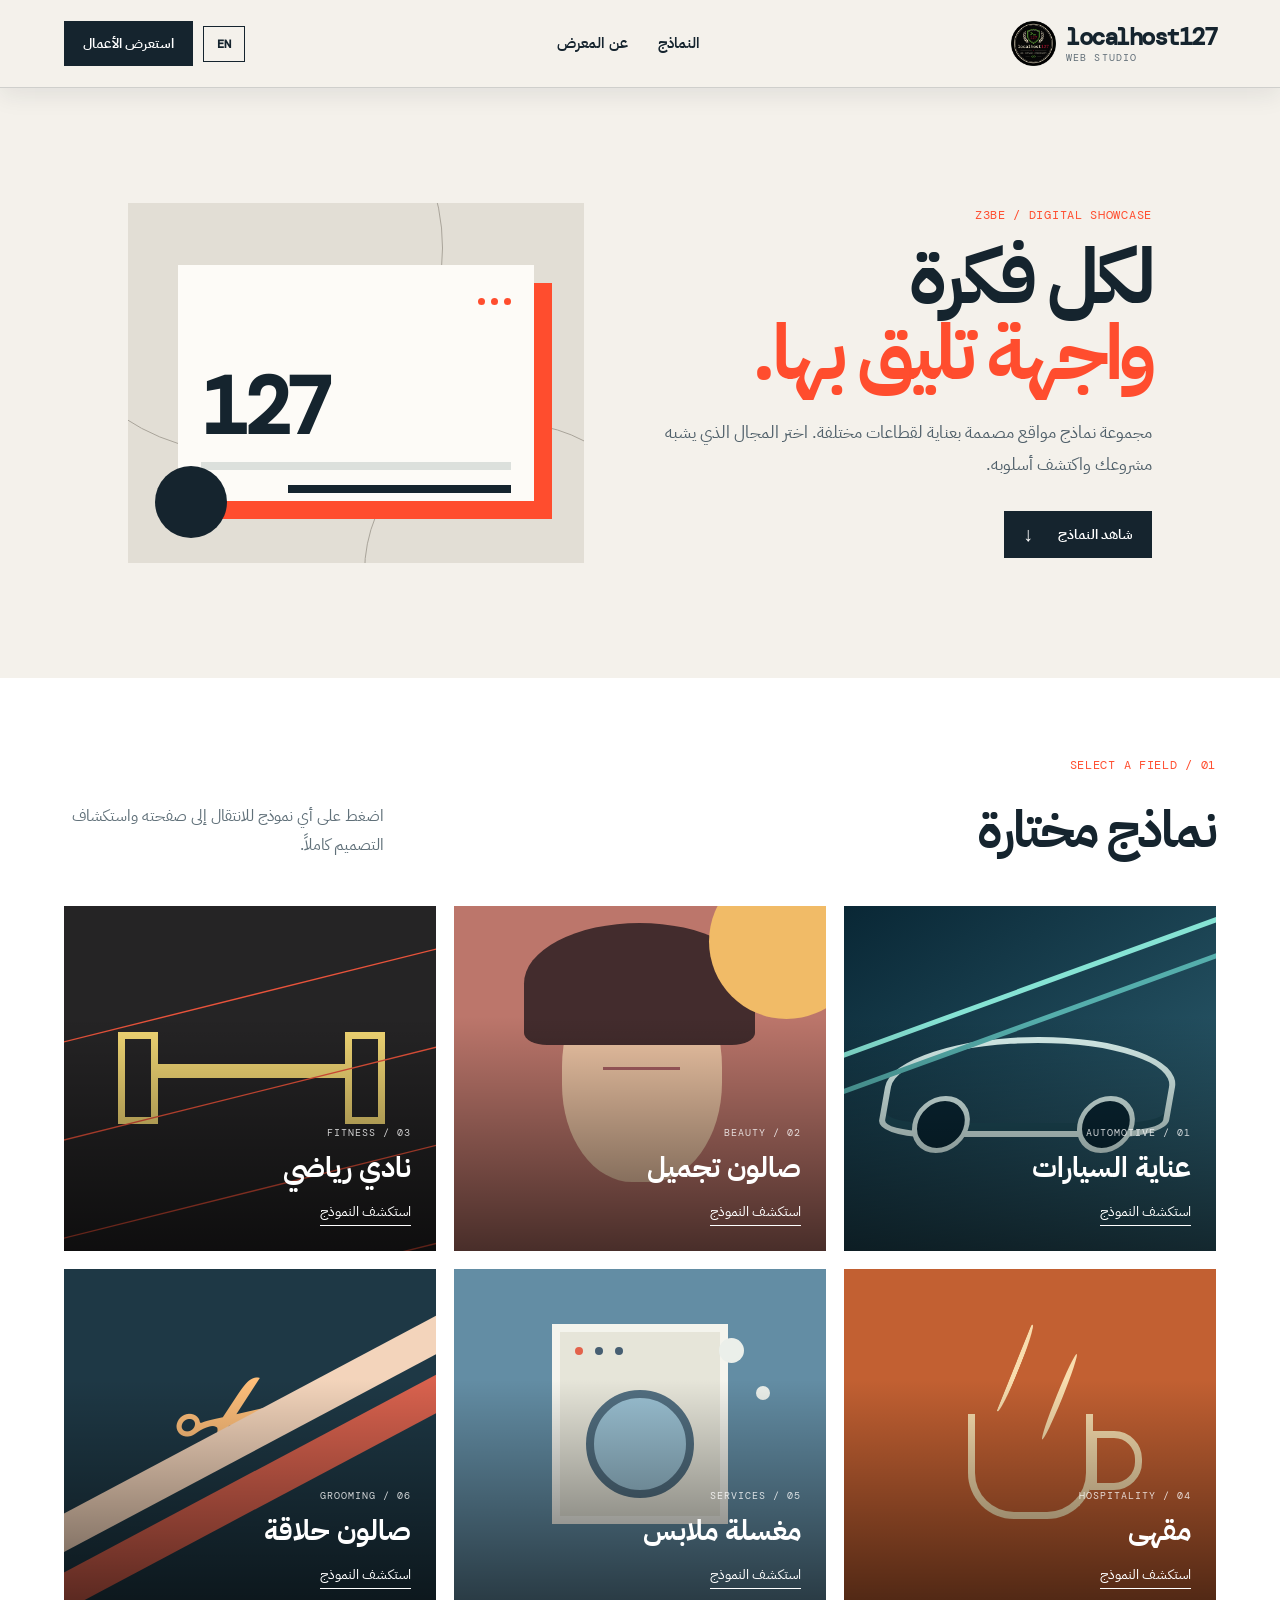
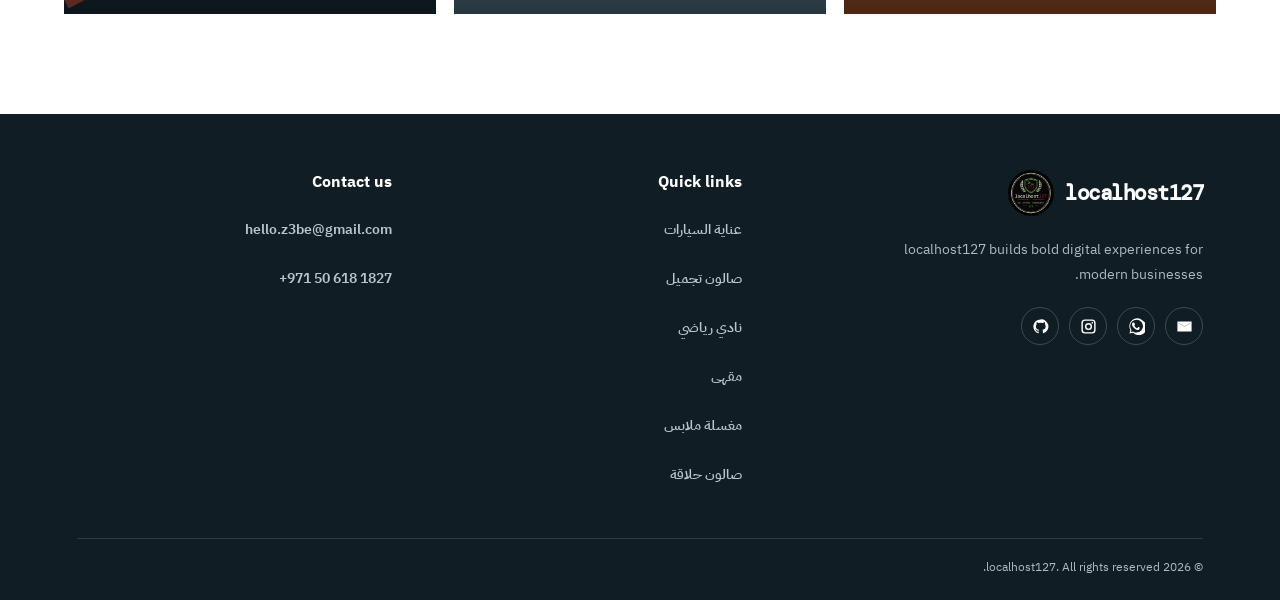
<file: index.html>
<!doctype html>
<html lang="ar" dir="rtl">

<head>
    <meta charset="utf-8">
    <meta name="viewport" content="width=device-width, initial-scale=1">
    <meta name="description" content="Z3BE — معرض نماذج مواقع مصممة لمجالات مختلفة.">
    <link rel="icon" href="assets/images/localhost127_circular_logo.png">
    <link rel="stylesheet" href="src/css/style.css">
    <title>Z3BE | معرض النماذج</title>
    <style>.site-header{position:sticky;top:0;z-index:100;background:rgba(244,241,235,.94);backdrop-filter:blur(12px);box-shadow:0 8px 22px rgba(21,36,46,.08)}</style>
</head>

<body>
    <header class="site-header">
        <a class="brand" href="index.html" aria-label="Z3BE - الصفحة الرئيسية"><img
                src="assets/images/localhost127_circular_logo.png" alt="شعار Z3BE"><span>Z3BE <small>WEB
                    STUDIO</small></span></a>
        <nav aria-label="التنقل الرئيسي"><a href="#gallery">النماذج</a><a href="#about">عن المعرض</a></nav>
        <div class="header-actions">
            <a class="lang-switch" href="en.html" lang="en" aria-label="Switch to English">EN</a>
            <a class="header-cta" href="#gallery">استعرض الأعمال</a>
        </div>
    </header>
    <main>
        <section class="hero" id="about">
            <div class="hero-copy">
                <p class="eyebrow">Z3BE / DIGITAL SHOWCASE</p>
                <h1>لكل فكرة<br><em>واجهة تليق بها.</em></h1>
                <p class="intro">مجموعة نماذج مواقع مصممة بعناية لقطاعات مختلفة. اختر المجال الذي يشبه مشروعك واكتشف
                    أسلوبه.</p><a class="primary-link" href="#gallery">شاهد النماذج <span
                        aria-hidden="true">↓</span></a>
            </div>
            <div class="hero-art" aria-hidden="true">
                <div class="ring ring-one"></div>
                <div class="ring ring-two"></div>
                <div class="window"><span></span><span></span><span></span><b>Z3BE</b><i></i><i></i></div>
                <div class="orb"></div>
            </div>
        </section>
        <section class="gallery-section" id="gallery" aria-labelledby="gallery-title">
            <div class="section-head">
                <div>
                    <p class="eyebrow">01 / SELECT A FIELD</p>
                    <h2 id="gallery-title">نماذج مختارة</h2>
                </div>
                <p>اضغط على أي نموذج للانتقال إلى صفحته واستكشاف التصميم كاملاً.</p>
            </div>
            <div class="gallery-grid">
                <a class="project-card car-card" href="car-detailing/index.html">
                    <div class="card-image"><span class="car-silhouette"></span><span class="shine"></span></div>
                    <div class="card-content">
                        <p>01 / AUTOMOTIVE</p>
                        <h3>عناية السيارات</h3><span>استكشف النموذج</span>
                    </div>
                </a>
                <a class="project-card beauty-card" href="beauty-salon/index.html">
                    <div class="card-image"><span class="beauty-face"></span><span class="beauty-sun"></span></div>
                    <div class="card-content">
                        <p>02 / BEAUTY</p>
                        <h3>صالون تجميل</h3><span>استكشف النموذج</span>
                    </div>
                </a>
                <a class="project-card gym-card" href="gym/index.html">
                    <div class="card-image"><span class="weight"></span><span class="motion"></span></div>
                    <div class="card-content">
                        <p>03 / FITNESS</p>
                        <h3>نادي رياضي</h3><span>استكشف النموذج</span>
                    </div>
                </a>
                <a class="project-card cafe-card" href="cafe/index.html">
                    <div class="card-image"><span class="cup"></span><span class="steam"></span></div>
                    <div class="card-content">
                        <p>04 / HOSPITALITY</p>
                        <h3>مقهى</h3><span>استكشف النموذج</span>
                    </div>
                </a>
                <a class="project-card laundry-card" href="laundry/index.html">
                    <div class="card-image"><span class="washer"><i></i></span><span class="bubble b1"></span><span
                            class="bubble b2"></span></div>
                    <div class="card-content">
                        <p>05 / SERVICES</p>
                        <h3>مغسلة ملابس</h3><span>استكشف النموذج</span>
                    </div>
                </a>
                <a class="project-card salon-card" href="Salon/index.html">
                    <div class="card-image"><span class="scissors">✂</span><span class="stripe"></span></div>
                    <div class="card-content">
                        <p>06 / GROOMING</p>
                        <h3>صالون حلاقة</h3><span>استكشف النموذج</span>
                    </div>
                </a>
            </div>
        </section>
    </main>
    <footer class="site-footer"><a class="brand footer-brand" href="index.html"><img
                src="assets/images/localhost127_circular_logo.png" alt=""><span>Z3BE <small>WEB
                    STUDIO</small></span></a>
        <p>تصاميم رقمية تُظهر شخصية كل مشروع.</p>
        <p class="copyright">© <span id="year"></span> Z3BE. جميع الحقوق محفوظة.</p>
        <div class="footer-contact-links" aria-label="معلومات التواصل">
            <a href="mailto:hello.z3be@gmail.com">hello.z3be@gmail.com</a>
            <a href="https://wa.me/971506181827" target="_blank" rel="noopener">WhatsApp · +971 50 618 1827</a>
            <a href="https://instagram.com/localhost127.dev" target="_blank" rel="noopener">Instagram ·
                @localhost127.dev</a>
            <a href="https://github.com/Z3B-Xs" target="_blank" rel="noopener">GitHub · Z3B-Xs</a>
        </div>
    </footer>
    <script>document.getElementById('year').textContent = new Date().getFullYear(); document.title = 'localhost127 | Web Studio'; document.querySelectorAll('.brand > span').forEach(function (e) { e.innerHTML = 'localhost127 <small>WEB STUDIO</small>' }); document.querySelector('.window b').textContent = '127';</script>
    <script>document.querySelector('footer').className = 'studio-footer'; document.querySelector('footer').innerHTML = `<div><a class="footer-logo" href="index.html"><img src="assets/images/localhost127_circular_logo.png" alt="localhost127 logo">localhost127</a><p>localhost127 builds bold digital experiences for modern businesses.</p><div class="social-icons"><a aria-label="Email" href="mailto:hello.z3be@gmail.com"><svg viewBox="0 0 24 24"><path d="M2 5h20v14H2V5Zm2 2v.5l8 5 8-5V7l-8 5-8-5Z"/></svg></a><a aria-label="WhatsApp" href="https://wa.me/971506181827"><svg viewBox="0 0 24 24"><path d="M20.5 3.5A11 11 0 0 0 3.3 16.8L2 22l5.3-1.3A11 11 0 1 0 20.5 3.5Zm-8.5 17a9 9 0 0 1-4.5-1.2l-.3-.2-3.1.8.8-3-.2-.3A9 9 0 1 1 12 20.5Zm4.9-6.7c-.3-.2-1.8-.9-2.1-1s-.5-.2-.7.2-.8 1-.9 1.2-.3.3-.6.1a7.3 7.3 0 0 1-2.1-1.3A8 8 0 0 1 9 11.1c-.2-.3 0-.5.1-.6l.5-.6.2-.5c.1-.2 0-.4 0-.5l-1-2.3c-.2-.5-.5-.4-.7-.4h-.6c-.2 0-.5.1-.8.4s-1 1-1 2.5 1 3 1.2 3.2a10.6 10.6 0 0 0 4.2 3.8c.6.3 1 .5 1.4.6.6.2 1.2.2 1.6.1.5-.1 1.8-.7 2-1.4s.3-1.3.2-1.4-.2-.2-.5-.4Z"/></svg></a><a aria-label="Instagram" href="https://instagram.com/localhost127.dev"><svg viewBox="0 0 24 24"><path d="M7 2h10a5 5 0 0 1 5 5v10a5 5 0 0 1-5 5H7a5 5 0 0 1-5-5V7a5 5 0 0 1 5-5Zm0 2a3 3 0 0 0-3 3v10a3 3 0 0 0 3 3h10a3 3 0 0 0 3-3V7a3 3 0 0 0-3-3H7Zm10.3 1.5a1.2 1.2 0 1 1 0 2.4 1.2 1.2 0 0 1 0-2.4ZM12 7a5 5 0 1 1 0 10 5 5 0 0 1 0-10Zm0 2a3 3 0 1 0 0 6 3 3 0 0 0 0-6Z"/></svg></a><a aria-label="GitHub" href="https://github.com/Z3B-Xs"><svg viewBox="0 0 24 24"><path d="M12 2a10 10 0 0 0-3.2 19.5c.5.1.7-.2.7-.5v-1.8c-2.8.6-3.4-1.2-3.4-1.2-.5-1.1-1.1-1.4-1.1-1.4-.9-.6.1-.6.1-.6 1 .1 1.5 1 1.5 1 .9 1.5 2.3 1.1 2.9.9.1-.6.4-1.1.6-1.3-2.2-.2-4.6-1.1-4.6-5a4 4 0 0 1 1.1-2.8c-.1-.3-.5-1.3.1-2.8 0 0 .9-.3 3 1.1a10 10 0 0 1 5.4 0c2.1-1.4 3-1.1 3-1.1.6 1.5.2 2.5.1 2.8a4 4 0 0 1 1.1 2.8c0 3.9-2.4 4.8-4.6 5 .4.3.7 1 .7 1.9V21c0 .3.2.6.7.5A10 10 0 0 0 12 2Z"/></svg></a></div></div><div><h2>Quick links</h2><nav class="footer-list"><a href="car-detailing/index.html">عناية السيارات</a><a href="beauty-salon/index.html">صالون تجميل</a><a href="gym/index.html">نادي رياضي</a><a href="cafe/index.html">مقهى</a><a href="laundry/index.html">مغسلة ملابس</a><a href="Salon/index.html">صالون حلاقة</a></nav></div><div><h2>Contact us</h2><nav class="footer-list"><a class="footer-contact-text" href="mailto:hello.z3be@gmail.com">hello.z3be@gmail.com</a><a class="footer-contact-text" href="https://wa.me/971506181827">+971 50 618 1827</a></nav></div><p class="footer-copyright">© ${new Date().getFullYear()} localhost127. All rights reserved.</p>`;</script>
    <script>
        if (new URLSearchParams(location.search).get('lang') === 'en') {
            document.documentElement.lang = 'en'; document.documentElement.dir = 'ltr'; document.title = 'localhost127 | Selected Work';
            const t = (s, v) => { const e = document.querySelector(s); if (e) e.innerHTML = v };
            t('.eyebrow', 'LOCALHOST127 / DIGITAL SHOWCASE'); t('h1', 'Every idea<br><em>deserves a home.</em>'); t('.intro', 'A curated collection of websites designed for distinct businesses. Choose a field and explore its visual direction.'); t('.primary-link', 'Explore the work <span aria-hidden="true">↓</span>'); t('#gallery-title', 'Selected work'); t('.section-head>p', 'Choose a project to open its complete experience.');
            const names = ['Car Detailing', 'Beauty Salon', 'Fitness Club', 'Coffee Shop', 'Laundry Care', 'Men’s Grooming']; document.querySelectorAll('.project-card').forEach((c, i) => { c.href = ['car-detailing/en.html', 'beauty-salon/en.html', 'gym/en.html', 'cafe/en.html', 'laundry/en.html', 'Salon/en.html'][i]; c.querySelector('h3').textContent = names[i]; c.querySelector('.card-content span').textContent = 'Explore project' });
            document.querySelectorAll('a[href="en.html"]').forEach(a => { a.href = 'index.html'; a.textContent = 'AR' }); document.querySelectorAll('.footer-list a').forEach((a, i) => { a.href = ['car-detailing/en.html', 'beauty-salon/en.html', 'gym/en.html', 'cafe/en.html', 'laundry/en.html', 'Salon/en.html'][i]; a.textContent = names[i] });
        }
    </script>
    <script>if (new URLSearchParams(location.search).get('lang') === 'en') { document.querySelector('.brand').href = 'index.html?lang=en'; document.querySelector('.footer-logo').href = 'index.html?lang=en' }</script>
</body>

</html>
</file>
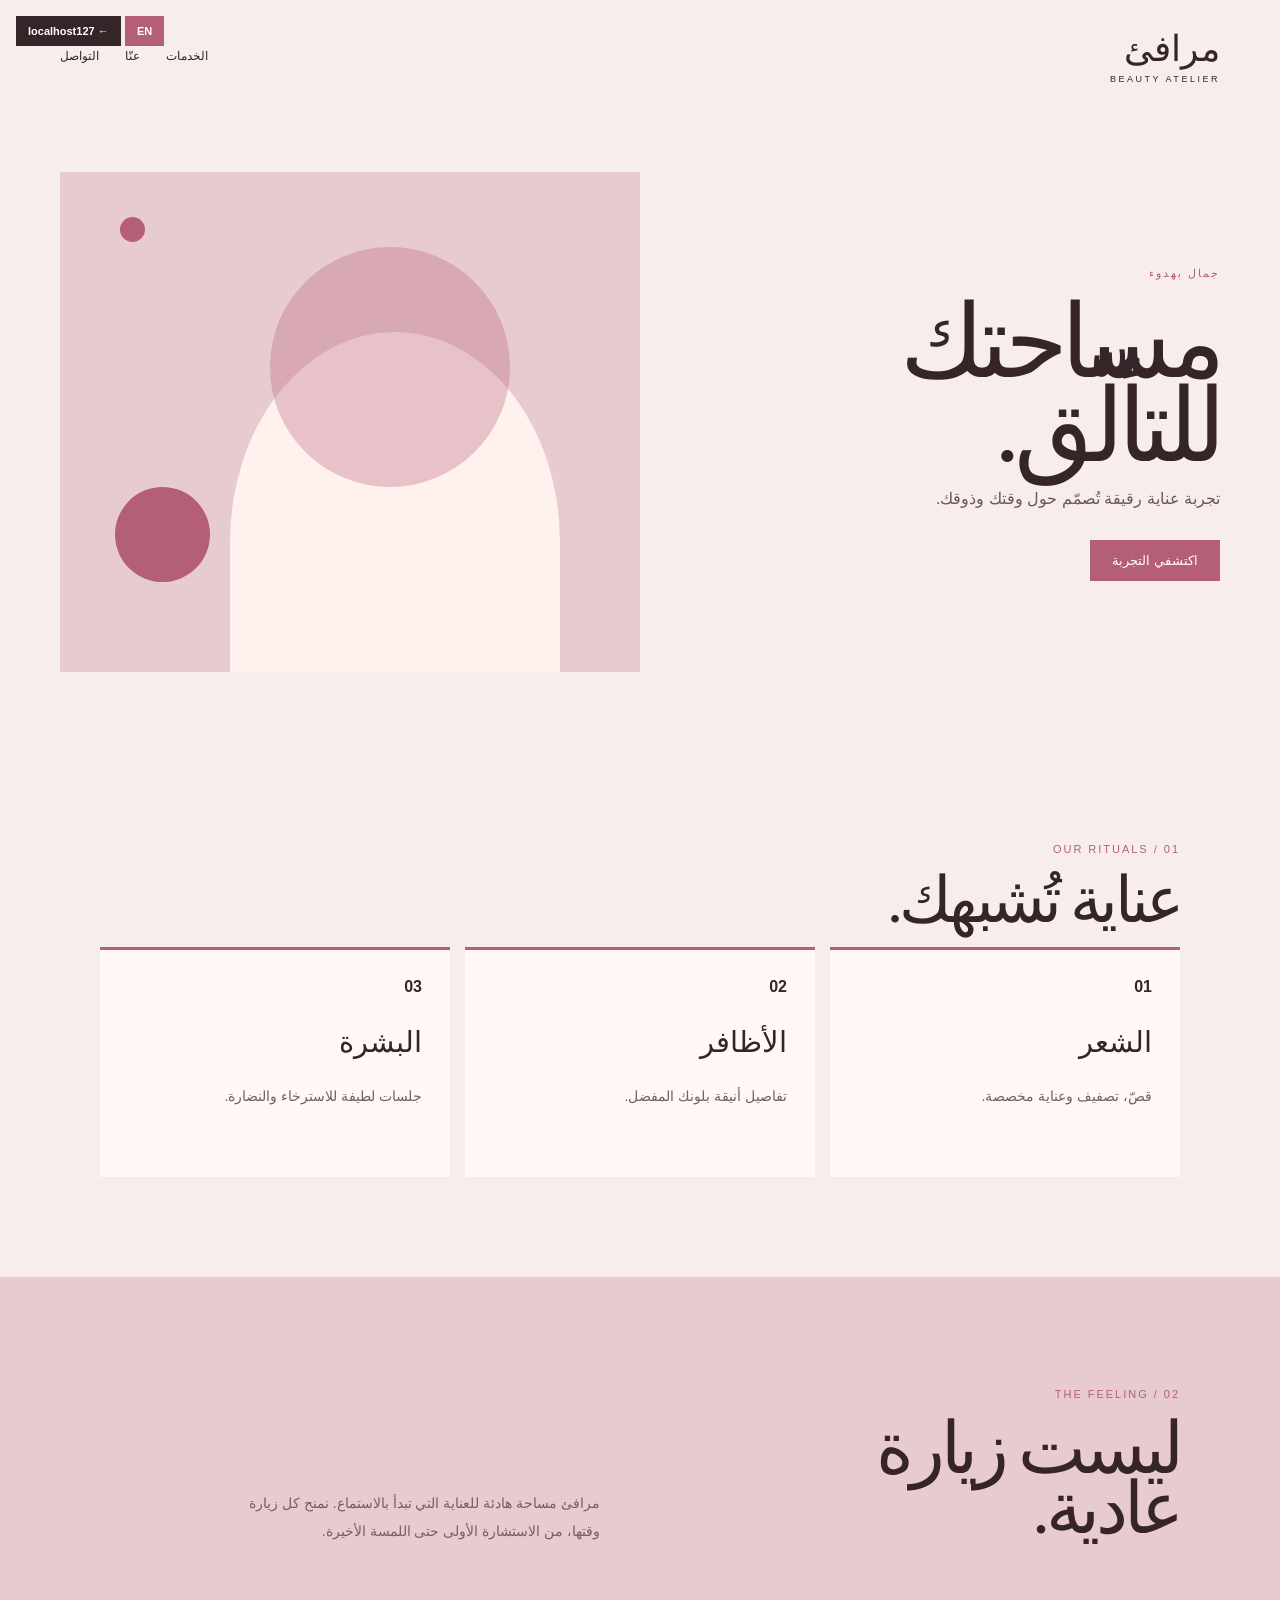
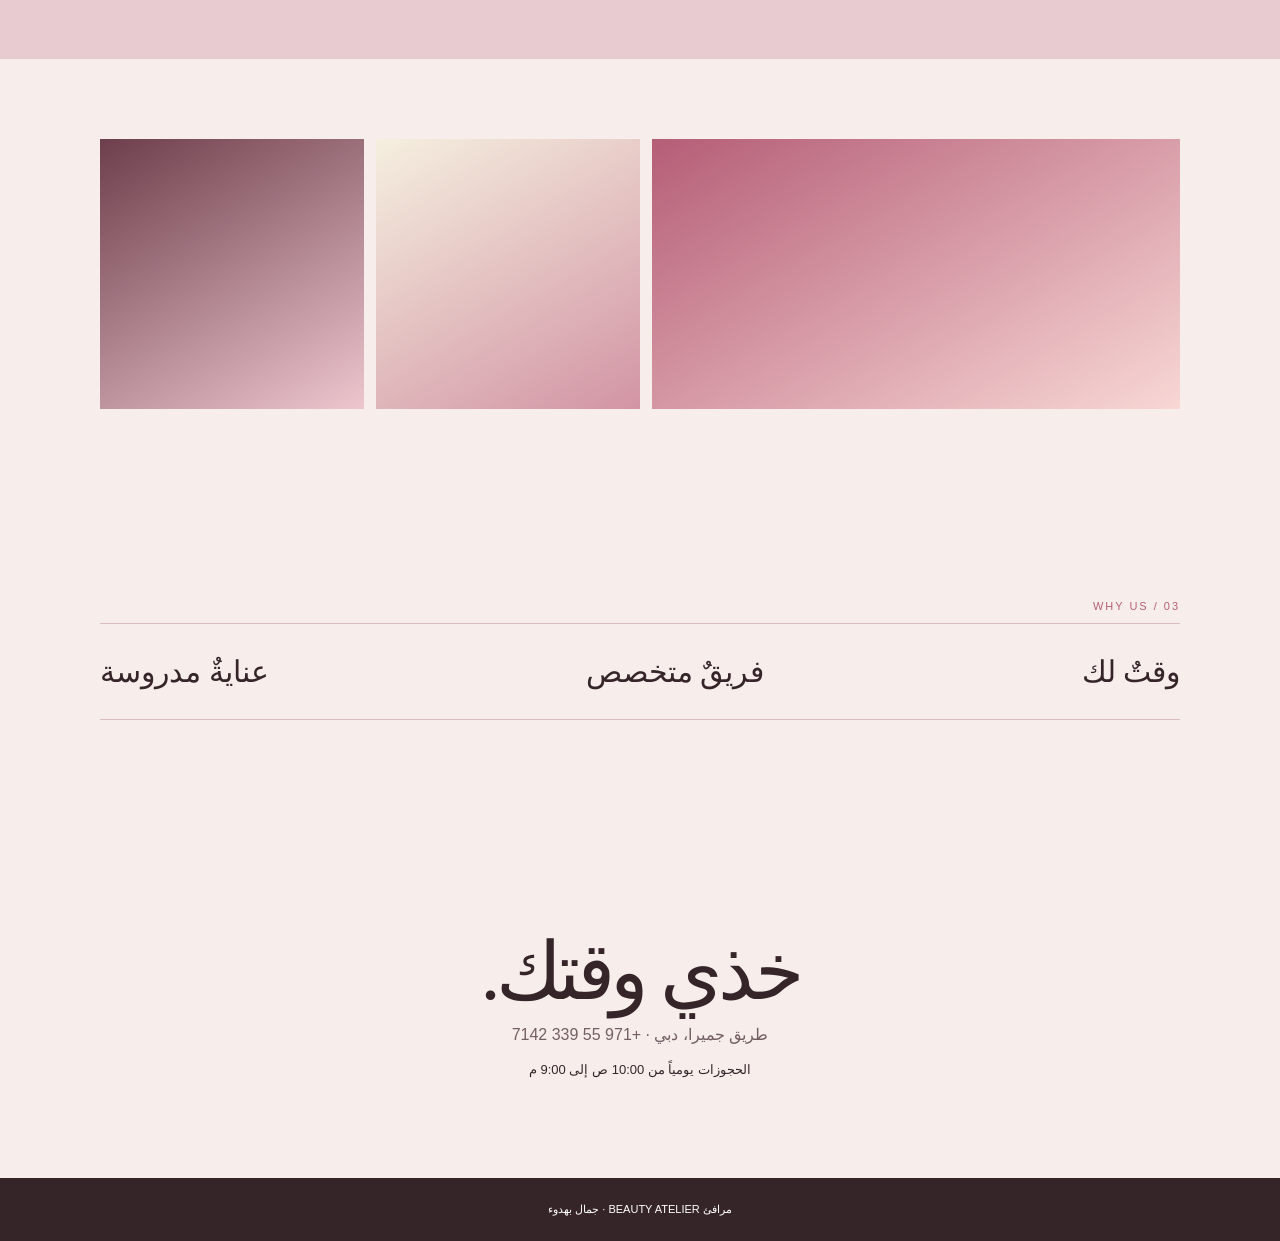
<file: beauty-salon/index.html>
<!doctype html>
<html lang="ar" dir="rtl">

<head>
    <meta charset="utf-8">
    <meta name="viewport" content="width=device-width,initial-scale=1">
    <title>مرافئ | نموذج صالون تجميل</title>
    <link rel="stylesheet" href="style.css">
    <style>nav a,.hero a{transition:transform .2s,box-shadow .2s}nav a:hover,.hero a:hover{transform:translateY(-2px);box-shadow:0 8px 18px #35252922}main>section{animation:lift .55s ease both}@keyframes lift{from{opacity:0;transform:translateY(14px)}to{opacity:1;transform:none}}</style>
</head>

<body><a class="skip" href="#main">انتقال للمحتوى</a>
    <div class="note">نموذج تجريبي من Z3BE — الاسم والمعلومات خيالية</div>
    <header><b>مرافئ<small>BEAUTY ATELIER</small></b>
        <nav><a href="#services">الخدمات</a><a href="#story">عنّا</a><a href="#contact">التواصل</a></nav>
    </header>
    <main id="main">
        <section class="hero">
            <div><span>جمال بهدوء</span>
                <h1>مساحتك<br>للتألّق.</h1>
                <p>تجربة عناية رقيقة تُصمّم حول وقتك وذوقك.</p><a href="#contact">اكتشفي التجربة</a>
            </div>
            <figure aria-label="رسم تجميلي أصلي"><i></i><i></i><i></i></figure>
        </section>
        <section id="services" class="services">
            <p class="eyebrow">01 / OUR RITUALS</p>
            <h2>عناية تُشبهك.</h2>
            <div class="cards">
                <article><b>01</b>
                    <h3>الشعر</h3>
                    <p>قصّ، تصفيف وعناية مخصصة.</p>
                </article>
                <article><b>02</b>
                    <h3>الأظافر</h3>
                    <p>تفاصيل أنيقة بلونك المفضل.</p>
                </article>
                <article><b>03</b>
                    <h3>البشرة</h3>
                    <p>جلسات لطيفة للاسترخاء والنضارة.</p>
                </article>
            </div>
        </section>
        <section id="story" class="story">
            <div>
                <p class="eyebrow">02 / THE FEELING</p>
                <h2>ليست زيارة<br>عادية.</h2>
            </div>
            <p>مرافئ نموذج لصالون يضع الراحة والتفاصيل في المقدمة. النصوص والخدمات المعروضة هنا أمثلة قابلة للاستبدال.
            </p>
        </section>
        <section class="gallery" aria-label="معرض توضيحي">
            <div></div>
            <div></div>
            <div></div>
        </section>
        <section class="benefits">
            <p class="eyebrow">03 / WHY US</p>
            <div>
                <h3>وقتٌ لك</h3>
                <h3>فريقٌ متخصص</h3>
                <h3>عنايةٌ مدروسة</h3>
            </div>
        </section>
        <section id="contact" class="contact">
            <h2>خذي وقتك.</h2>
            <p>بيانات تجريبية فقط — لا يوجد حجز فعّال.</p><span>example@z3be.demo · 000 000 000</span>
        </section>
    </main>
    <footer>مرافئ — نموذج مفاهيمي غير رسمي من Z3BE</footer>
<script>
document.querySelector('.note').remove();
document.title='مرافئ | Beauty Atelier';
document.querySelector('.story > p').textContent='مرافئ مساحة هادئة للعناية التي تبدأ بالاستماع. نمنح كل زيارة وقتها، من الاستشارة الأولى حتى اللمسة الأخيرة.';
document.querySelector('.contact p').textContent='طريق جميرا، دبي · +971 55 339 7142';
document.querySelector('.contact span').textContent='الحجوزات يومياً من 10:00 ص إلى 9:00 م';
document.querySelector('footer').textContent='مرافئ BEAUTY ATELIER · جمال بهدوء';
</script>
<script>document.body.insertAdjacentHTML('afterbegin','<a href="../index.html" style="position:fixed;z-index:20;top:16px;left:16px;padding:9px 12px;background:#352529;color:#fff;font:700 11px Arial;text-decoration:none">← localhost127</a><a href="en.html" style="position:fixed;z-index:20;top:16px;left:125px;padding:9px 12px;background:#b55e77;color:#fff;font:700 11px Arial;text-decoration:none">EN</a>');</script>
<script>
if(new URLSearchParams(location.search).get('lang')==='en'){document.documentElement.lang='en';document.documentElement.dir='ltr';document.title='Marafi | Beauty Atelier';const q=(s,v)=>{const e=document.querySelector(s);if(e)e.innerHTML=v},a=(s,v)=>document.querySelectorAll(s).forEach((e,i)=>e.innerHTML=v[i]||v);q('header>b','MARAFI<small>BEAUTY ATELIER</small>');a('header nav a',['Services','About','Contact']);q('.hero span','BEAUTY, QUIETLY');q('.hero h1','Space for<br>your glow.');q('.hero p','A gentle beauty experience shaped around your time and your style.');q('.hero a','Discover the atelier');q('.services .eyebrow','01 / OUR RITUALS');q('.services h2','Care that feels like you.');a('.cards h3',['Hair','Nails','Skin']);a('.cards p',['Cut, colour, and care tailored to you.','Polished details in the colour you love.','Restoring treatments for a calm, fresh complexion.']);q('.story .eyebrow','02 / THE FEELING');q('.story h2','More than<br>an appointment.');q('.story>p','Marafi is a quiet space for care that begins with listening. Every visit gets its time, from the first consultation to the final touch.');q('.benefits .eyebrow','03 / WHY US');a('.benefits h3',['Time for you','Specialist team','Considered care']);q('.contact h2','Take your time.');q('.contact p','Jumeirah Road, Dubai · +971 55 339 7142');q('.contact span','Appointments daily from 10 AM to 9 PM');q('footer','MARAFI BEAUTY ATELIER · Beauty, quietly');document.querySelectorAll('a[href="../index.html"]').forEach(x=>x.href='../index.html?lang=en');document.querySelectorAll('a[href="en.html"]').forEach(x=>{x.href='index.html';x.textContent='AR'})}
</script>
</body>

</html>
</file>
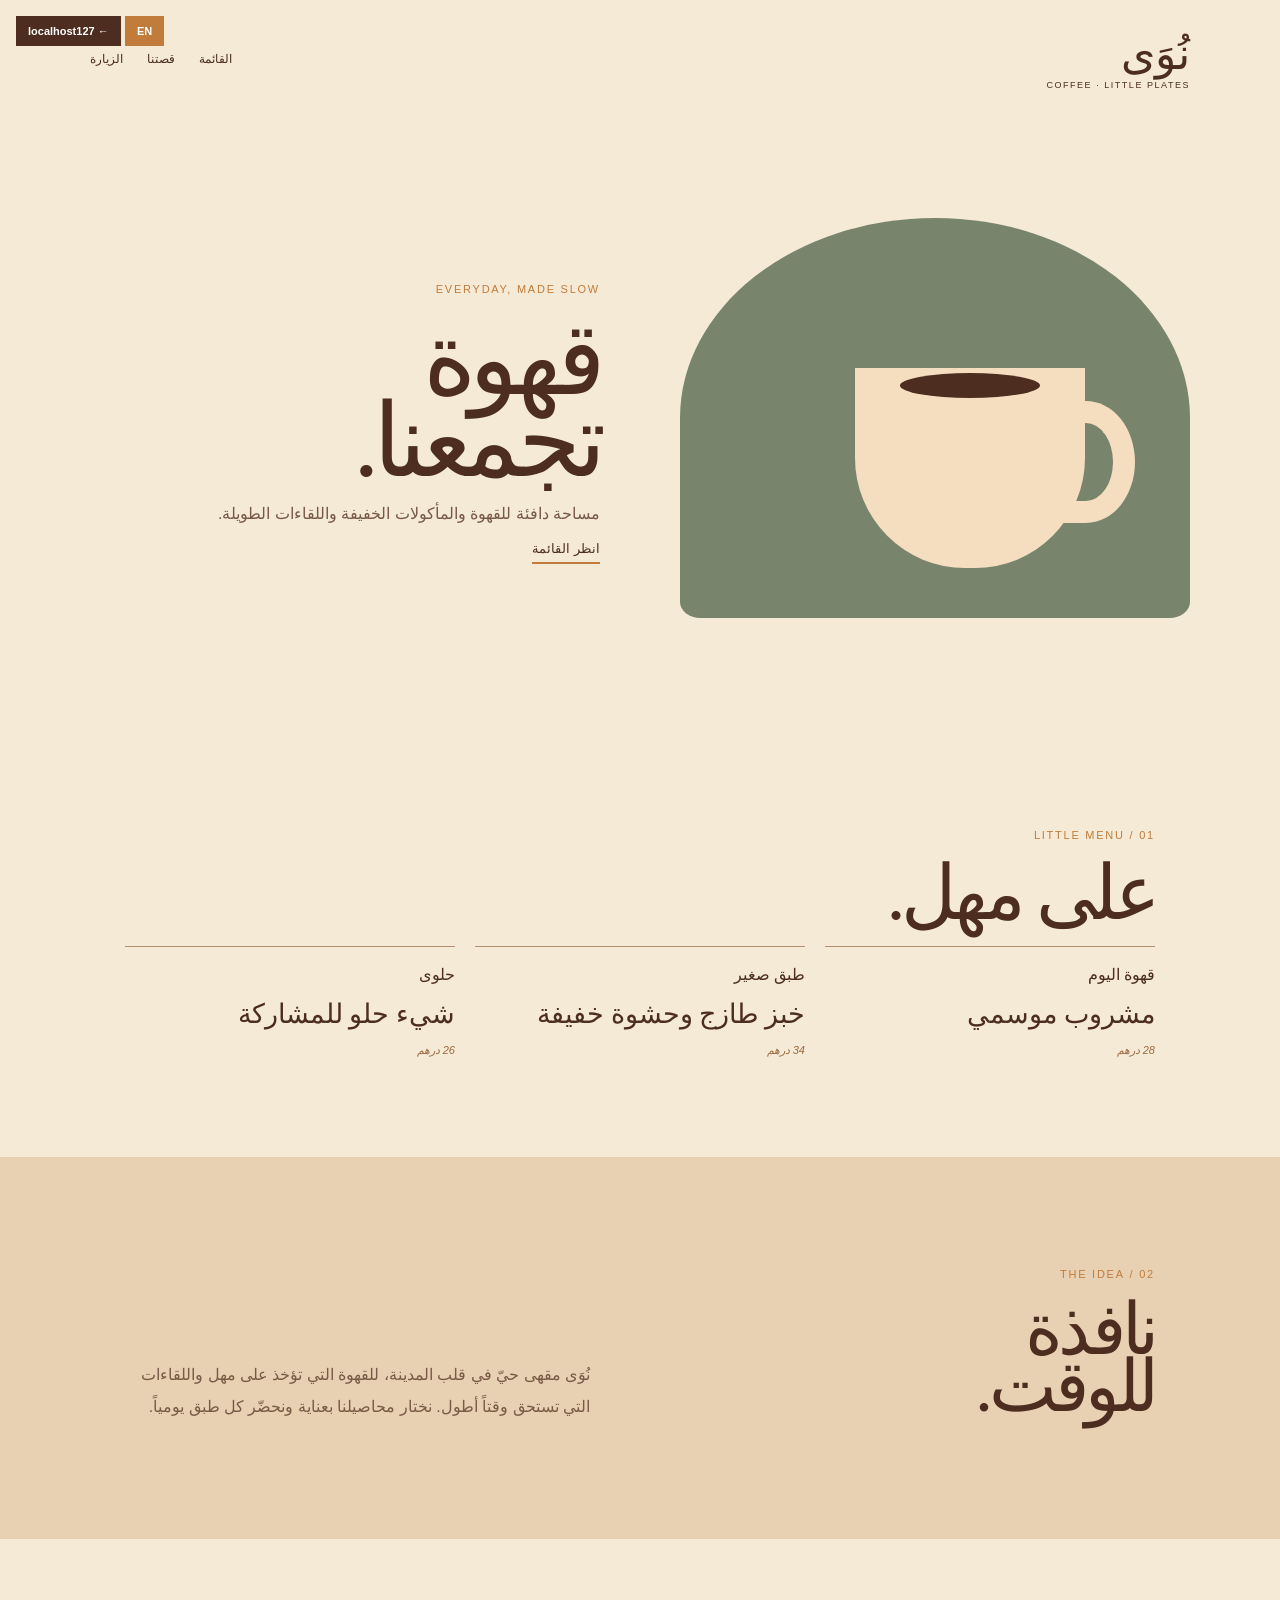
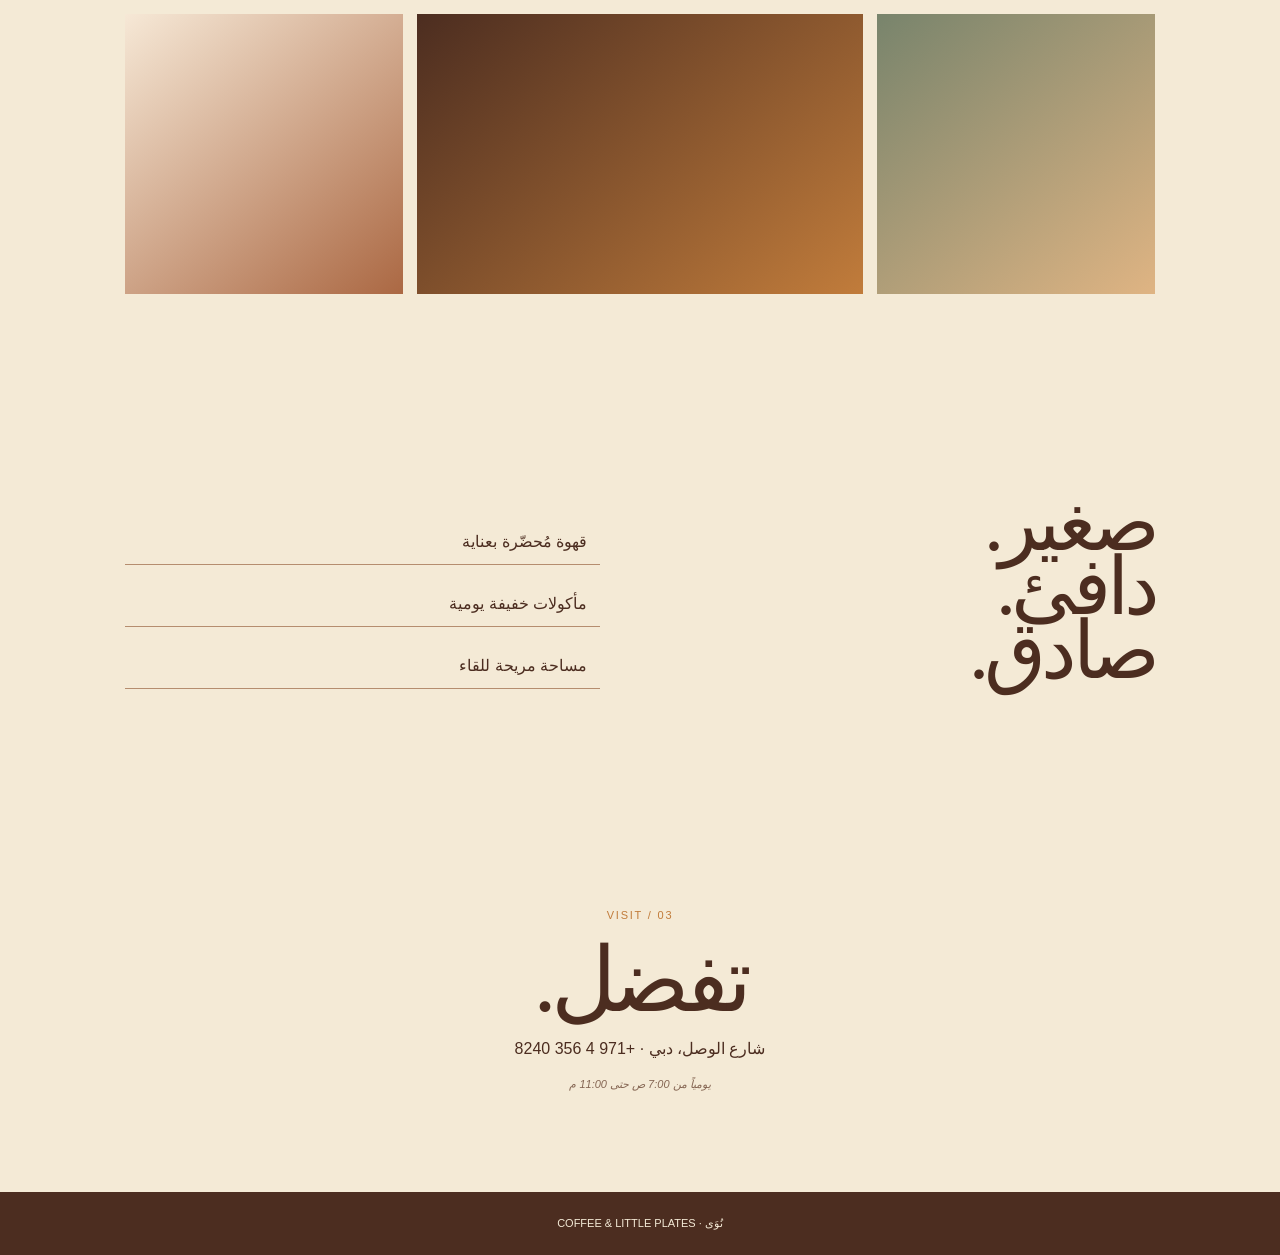
<file: cafe/index.html>
<!doctype html>
<html lang="ar" dir="rtl">

<head>
    <meta charset="utf-8">
    <meta name="viewport" content="width=device-width,initial-scale=1">
    <title>نُوَى | نموذج مقهى</title>
    <link rel="stylesheet" href="style.css">
    <style>
        nav a,
        .hero a {
            transition: color .2s, transform .2s
        }

        nav a:hover,
        .hero a:hover {
            color: #c17c3b;
            transform: translateY(-2px)
        }

        main>section {
            animation: lift .55s ease both
        }

        @keyframes lift {
            from {
                opacity: 0;
                transform: translateY(14px)
            }

            to {
                opacity: 1;
                transform: none
            }
        }
    </style>
</head>

<body>
    <div class="top">نموذج تجريبي من Z3BE — القائمة والأسعار والمعلومات أمثلة</div>
    <header><b>نُوَى<small>COFFEE · LITTLE PLATES</small></b>
        <nav><a href="#menu">القائمة</a><a href="#story">قصتنا</a><a href="#visit">الزيارة</a></nav>
    </header>
    <main>
        <section class="hero">
            <div class="cup" aria-label="رسم كوب قهوة"><i></i></div>
            <div><small>EVERYDAY, MADE SLOW</small>
                <h1>قهوة<br>تجمعنا.</h1>
                <p>مساحة دافئة للقهوة والمأكولات الخفيفة واللقاءات الطويلة.</p><a href="#menu">انظر القائمة</a>
            </div>
        </section>
        <section id="menu" class="menu">
            <p class="eyebrow">01 / LITTLE MENU</p>
            <h2>على مهل.</h2>
            <div class="items">
                <article><span>قهوة اليوم</span><b>مشروب موسمي</b><em>سعر تجريبي</em></article>
                <article><span>طبق صغير</span><b>خبز طازج وحشوة خفيفة</b><em>سعر تجريبي</em></article>
                <article><span>حلوى</span><b>شيء حلو للمشاركة</b><em>سعر تجريبي</em></article>
            </div>
        </section>
        <section id="story" class="story">
            <div>
                <p class="eyebrow">02 / THE IDEA</p>
                <h2>نافذة<br>للوقت.</h2>
            </div>
            <p>نُوَى علامة خيالية لمقهى صغير. يشرح هذا التصميم الجو والمأكولات بلا وعود تجارية أو بيانات لمكان حقيقي.
            </p>
        </section>
        <section class="gallery">
            <div></div>
            <div></div>
            <div></div>
        </section>
        <section class="values">
            <h2>صغير.<br>دافئ.<br>صادق.</h2>
            <div>
                <p>قهوة مُحضّرة بعناية</p>
                <p>مأكولات خفيفة يومية</p>
                <p>مساحة مريحة للقاء</p>
            </div>
        </section>
        <section id="visit" class="visit"><small>03 / VISIT</small>
            <h2>تفضل.</h2>
            <p>شارع تجريبي، مدينة تجريبية · 000 000 000</p><em>لا يمثل هذا الموقع مقهى حقيقيًا.</em>
        </section>
    </main>
    <footer>نُوَى / نموذج مفاهيمي من Z3BE</footer>
    <script>
        document.querySelector('.top').remove();
        document.title = 'نُوَى | قهوة وأطباق صغيرة';
        document.querySelectorAll('.items em')[0].textContent = '28 درهم';
        document.querySelectorAll('.items em')[1].textContent = '34 درهم';
        document.querySelectorAll('.items em')[2].textContent = '26 درهم';
        document.querySelector('.story > p').textContent = 'نُوَى مقهى حيّ في قلب المدينة، للقهوة التي تؤخذ على مهل واللقاءات التي تستحق وقتاً أطول. نختار محاصيلنا بعناية ونحضّر كل طبق يومياً.';
        document.querySelector('.visit p').textContent = 'شارع الوصل، دبي · +971 4 356 8240';
        document.querySelector('.visit em').textContent = 'يومياً من 7:00 ص حتى 11:00 م';
        document.querySelector('footer').textContent = 'نُوَى · COFFEE & LITTLE PLATES';
    </script>
    <script>document.body.insertAdjacentHTML('afterbegin', '<a href="../index.html" style="position:fixed;z-index:20;top:16px;left:16px;padding:9px 12px;background:#4c2d20;color:#fff;font:700 11px Arial;text-decoration:none">← localhost127</a><a href="en.html" style="position:fixed;z-index:20;top:16px;left:125px;padding:9px 12px;background:#c17c3b;color:#fff;font:700 11px Arial;text-decoration:none">EN</a>');</script>
    <script>
        if (new URLSearchParams(location.search).get('lang') === 'en') { document.documentElement.lang = 'en'; document.documentElement.dir = 'ltr'; document.title = 'Nuwa | Coffee & Little Plates'; const q = (s, v) => { const e = document.querySelector(s); if (e) e.innerHTML = v }, a = (s, v) => document.querySelectorAll(s).forEach((e, i) => e.innerHTML = v[i] || v); q('header>b', 'NUWA<small>COFFEE · LITTLE PLATES</small>'); a('header nav a', ['Menu', 'Our story', 'Visit']); q('.hero small', 'EVERYDAY, MADE SLOW'); q('.hero h1', 'Coffee<br>brings us close.'); q('.hero p', 'A warm place for coffee, little plates, and conversations that stay a little longer.'); q('.hero a', 'View the menu'); q('.menu .eyebrow', '01 / LITTLE MENU'); q('.menu h2', 'Take it<br>slow.'); a('.items span', ['Coffee of the day', 'Little plate', 'Something sweet']); a('.items b', ['Seasonal cup', 'Fresh bread with a light filling', 'Something sweet to share']); a('.items em', ['AED 28', 'AED 34', 'AED 26']); q('.story .eyebrow', '02 / THE IDEA'); q('.story h2', 'A window<br>for time.'); q('.story>p', 'Nuwa is a neighbourhood coffee shop for cups taken slowly and conversations worth lingering over. We select our coffee with care and make every plate fresh each day.'); q('.values h2', 'Small.<br>Warm.<br>Honest.'); a('.values p', ['Coffee made with care', 'Fresh little plates, daily', 'A comfortable place to meet']); q('.visit small', '03 / VISIT'); q('.visit h2', 'Come in.'); q('.visit p', 'Al Wasl Road, Dubai · +971 4 356 8240'); q('.visit em', 'Every day, 7 AM — 11 PM'); q('footer', 'NUWA · COFFEE & LITTLE PLATES'); document.querySelectorAll('a[href="../index.html"]').forEach(x => x.href = '../index.html?lang=en'); document.querySelectorAll('a[href="en.html"]').forEach(x => { x.href = 'index.html'; x.textContent = 'AR' }) }
    </script>
</body>

</html>
</file>
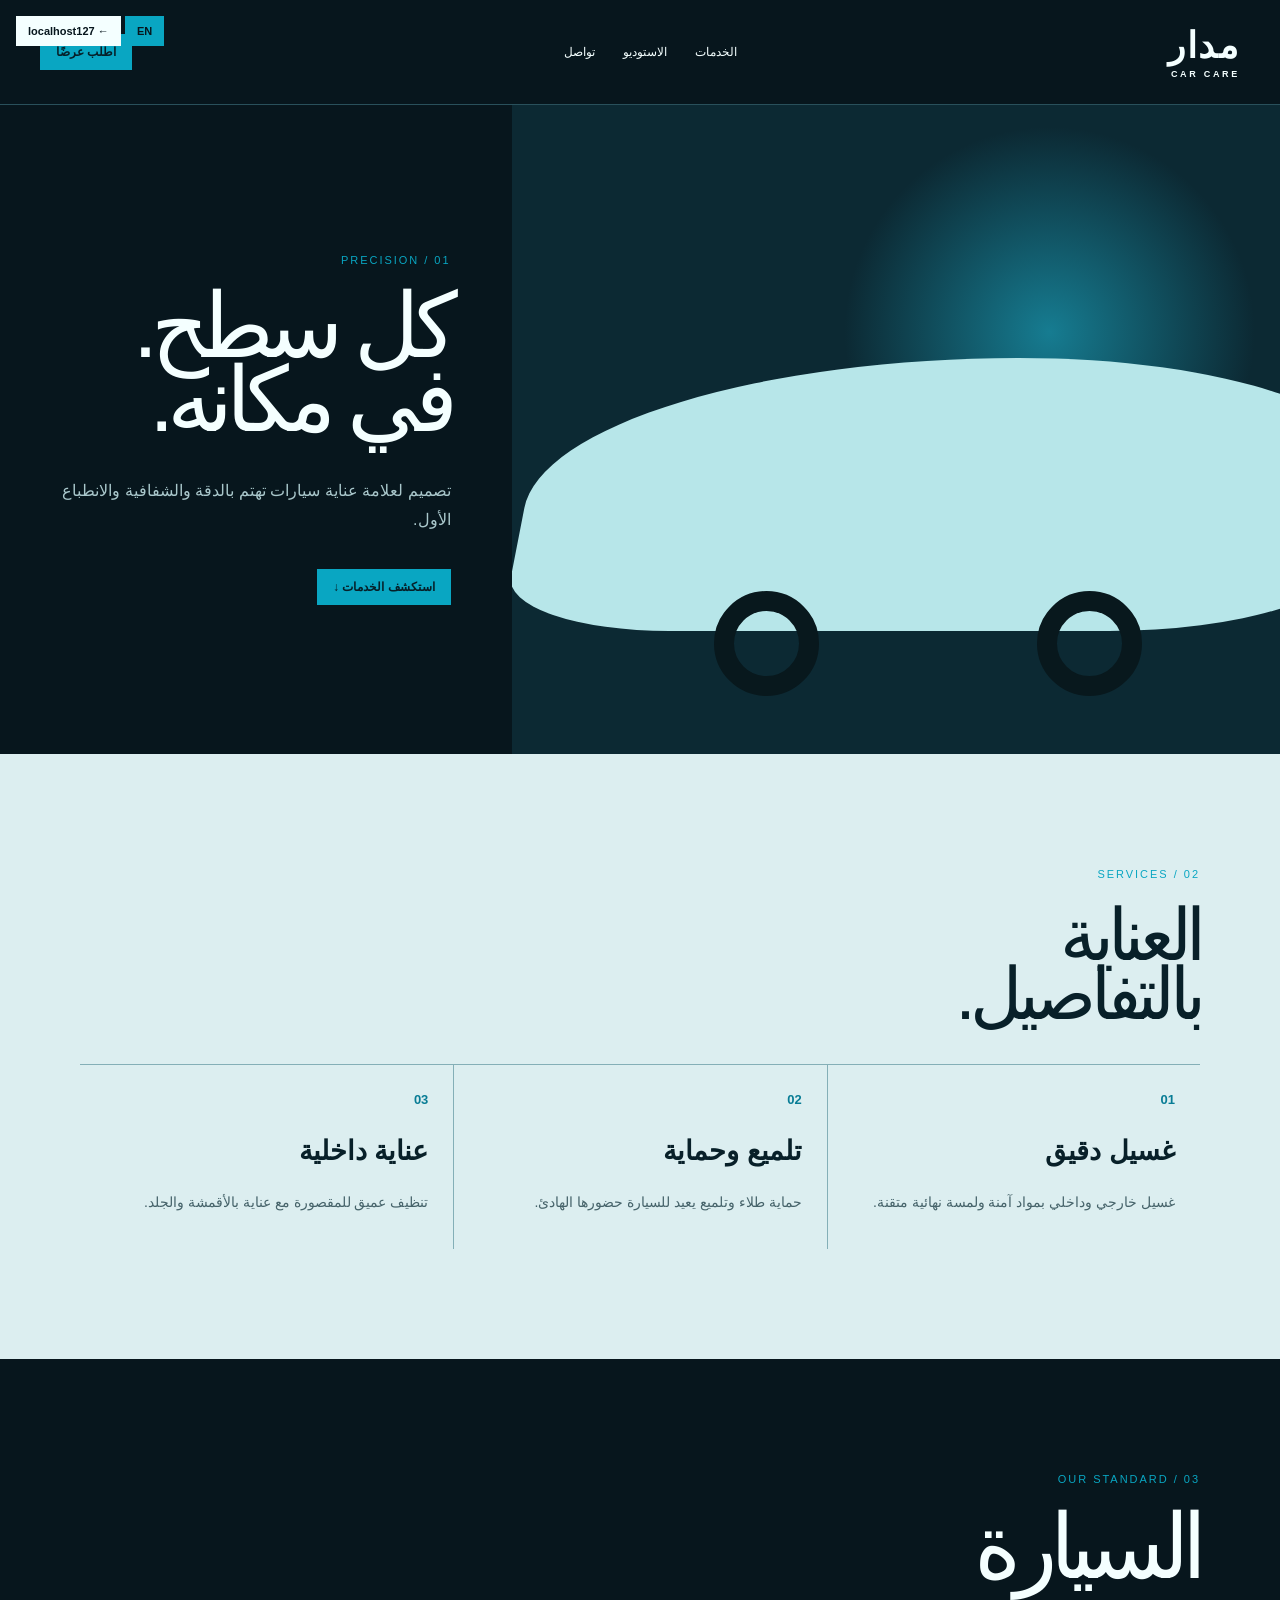
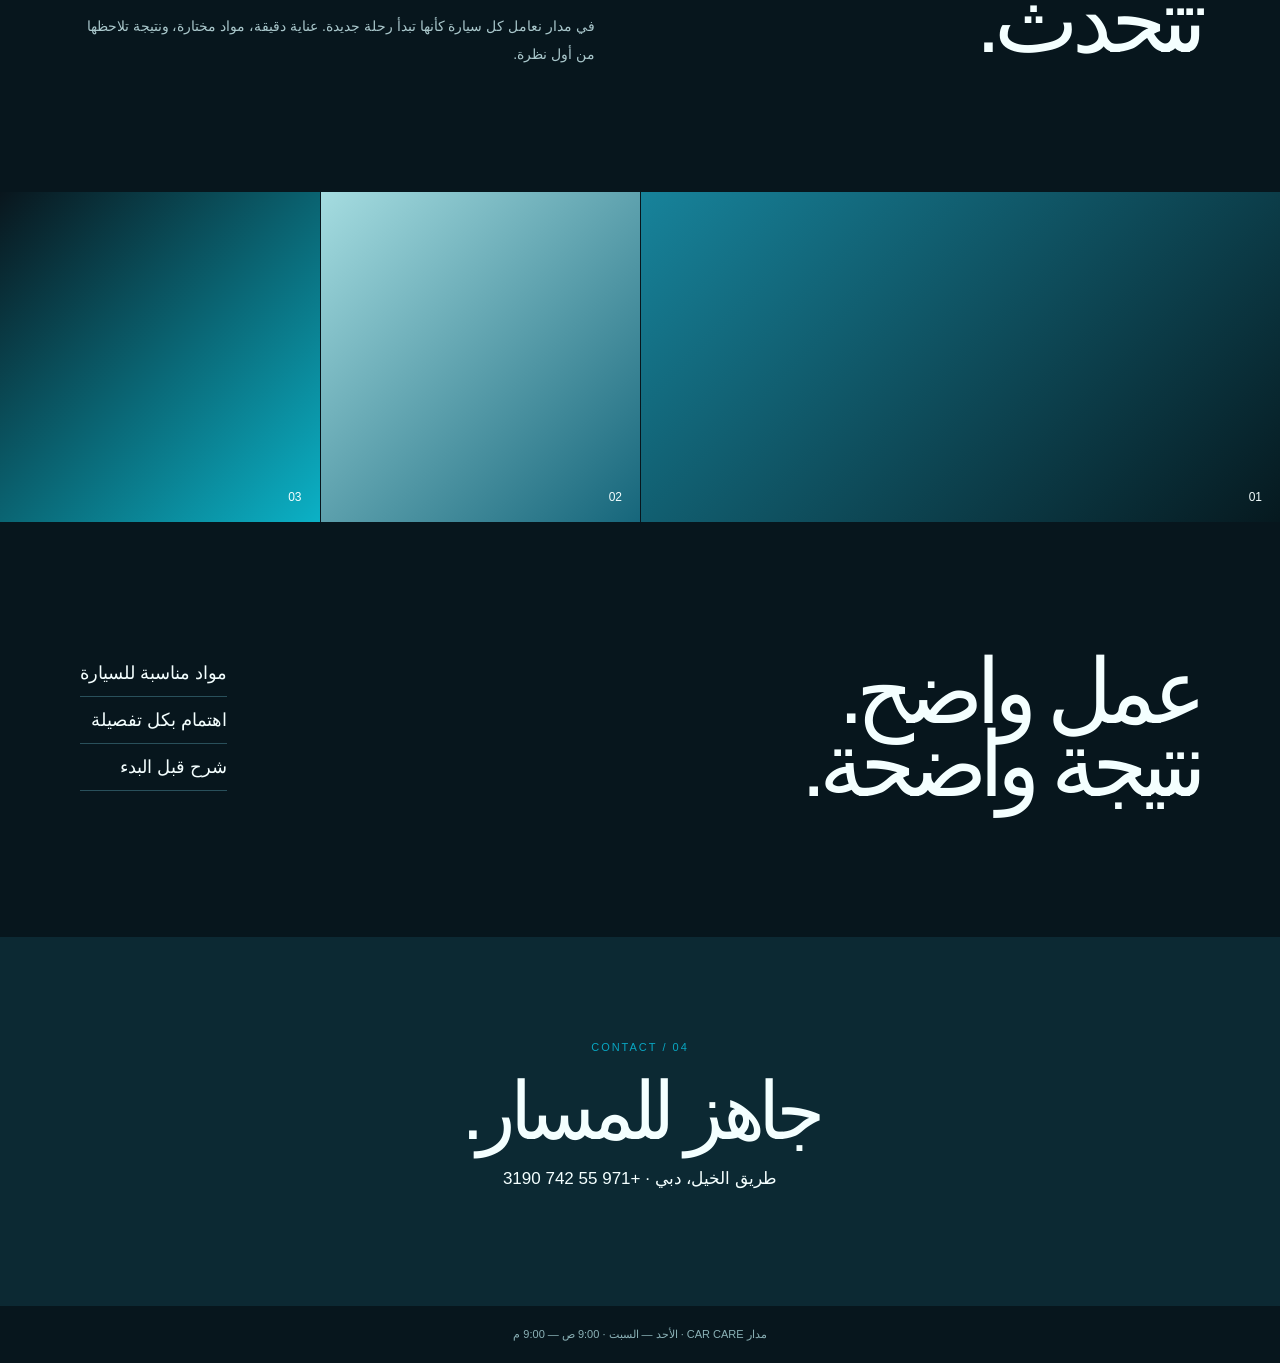
<file: car-detailing/index.html>
<!doctype html>
<html lang="ar" dir="rtl">

<head>
    <meta charset="utf-8">
    <meta name="viewport" content="width=device-width,initial-scale=1">
    <title>مدار | نموذج عناية سيارات</title>
    <link rel="stylesheet" href="style.css">
    <style>
        header a,
        .button,
        .copy>a {
            transition: transform .2s, filter .2s
        }

        header a:hover,
        .button:hover,
        .copy>a:hover {
            transform: translateY(-2px);
            filter: brightness(1.1)
        }

        main>section {
            animation: lift .55s ease both
        }

        @keyframes lift {
            from {
                opacity: 0;
                transform: translateY(14px)
            }

            to {
                opacity: 1;
                transform: none
            }
        }
    </style>
</head>

<body>
    <div class="bar">نموذج تجريبي من Z3BE — لا توجد حجوزات أو خدمات حقيقية</div>
    <header><b>مدار<span>CAR CARE</span></b>
        <nav><a href="#services">الخدمات</a><a href="#studio">الاستوديو</a><a href="#contact">تواصل</a></nav><a
            class="button" href="#contact">اطلب عرضًا</a>
    </header>
    <main>
        <section class="hero">
            <div class="car" aria-label="رسم سيارة تجريدي"><i></i><i></i></div>
            <div class="copy"><small>PRECISION / 01</small>
                <h1>كل سطح.<br>في مكانه.</h1>
                <p>تصميم لعلامة عناية سيارات تهتم بالدقة والشفافية والانطباع الأول.</p><a href="#services">استكشف
                    الخدمات ↓</a>
            </div>
        </section>
        <section id="services" class="service">
            <header><small>02 / SERVICES</small>
                <h2>العناية<br>بالتفاصيل.</h2>
            </header>
            <div class="list">
                <article><b>01</b>
                    <h3>غسيل دقيق</h3>
                    <p>نموذج لوصف خدمة التنظيف الخارجي والداخلي.</p>
                </article>
                <article><b>02</b>
                    <h3>تلميع وحماية</h3>
                    <p>مكان لشرح خيارات الحماية واللمعان.</p>
                </article>
                <article><b>03</b>
                    <h3>عناية داخلية</h3>
                    <p>تفاصيل خاصة بالمواد والمقصورة.</p>
                </article>
            </div>
        </section>
        <section id="studio" class="studio">
            <div><small>03 / OUR STANDARD</small>
                <h2>السيارة<br>تتحدث.</h2>
            </div>
            <p>مدار علامة خيالية. تُستخدم هذه الصفحة فقط لعرض اتجاه بصري ومحتوى قابل للتخصيص لأي مشروع عناية سيارات.</p>
        </section>
        <section class="gallery">
            <div>01</div>
            <div>02</div>
            <div>03</div>
        </section>
        <section class="why">
            <h2>عمل واضح.<br>نتيجة واضحة.</h2>
            <ul>
                <li>مواد مناسبة للسيارة</li>
                <li>اهتمام بكل تفصيلة</li>
                <li>شرح قبل البدء</li>
            </ul>
        </section>
        <section id="contact" class="contact"><small>04 / CONTACT</small>
            <h2>جاهز للمسار.</h2>
            <p>contact@example.demo · 000 000 000</p><em>بيانات تجريبية غير قابلة للاتصال</em>
        </section>
    </main>
    <footer>مدار / نموذج تجريبي من Z3BE</footer>
    <script>
        document.querySelector('.bar').remove();
        document.title = 'مدار | عناية السيارات';
        document.querySelectorAll('.list p')[0].textContent = 'غسيل خارجي وداخلي بمواد آمنة ولمسة نهائية متقنة.';
        document.querySelectorAll('.list p')[1].textContent = 'حماية طلاء وتلميع يعيد للسيارة حضورها الهادئ.';
        document.querySelectorAll('.list p')[2].textContent = 'تنظيف عميق للمقصورة مع عناية بالأقمشة والجلد.';
        document.querySelector('.studio p').textContent = 'في مدار نعامل كل سيارة كأنها تبدأ رحلة جديدة. عناية دقيقة، مواد مختارة، ونتيجة تلاحظها من أول نظرة.';
        document.querySelector('.contact p').textContent = 'طريق الخيل، دبي · +971 55 742 3190';
        document.querySelector('.contact em').remove();
        document.querySelector('footer').textContent = 'مدار CAR CARE · الأحد — السبت · 9:00 ص — 9:00 م';
    </script>
    <script>document.body.insertAdjacentHTML('afterbegin', '<a href="../index.html" style="position:fixed;z-index:20;top:16px;left:16px;padding:9px 12px;background:#f4ffff;color:#07161d;font:700 11px Arial;text-decoration:none">← localhost127</a><a href="en.html" style="position:fixed;z-index:20;top:16px;left:125px;padding:9px 12px;background:#09a6c2;color:#07161d;font:700 11px Arial;text-decoration:none">EN</a>');</script>
    <script>
        if (new URLSearchParams(location.search).get('lang') === 'en') { document.documentElement.lang = 'en'; document.documentElement.dir = 'ltr'; document.title = 'Madar | Car Care'; const q = (s, v) => { const e = document.querySelector(s); if (e) e.innerHTML = v }, a = (s, v) => document.querySelectorAll(s).forEach((e, i) => e.innerHTML = v[i] || v); q('header>b', 'MADAR<span>CAR CARE</span>'); a('header nav a', ['Services', 'Studio', 'Contact']); q('.button', 'Request a quote'); q('.copy small', 'PRECISION / 01'); q('.copy h1', 'Every surface.<br>In place.'); q('.copy p', 'Car care built around precision, transparency, and a memorable first impression.'); q('.copy>a', 'Explore services ↓'); q('.service small', '02 / SERVICES'); q('.service h2', 'Care in<br>the details.'); a('.list h3', ['Precision Wash', 'Polish & Protect', 'Interior Care']); a('.list p', ['Exterior and interior cleaning with carefully selected products.', 'Paint protection and polish for a finish that lasts.', 'Deep cabin care for leather, fabric, and every surface.']); q('.studio small', '03 / OUR STANDARD'); q('.studio h2', 'The car<br>speaks.'); q('.studio p', 'At Madar, every car starts a new journey. Precise care, selected materials, and a finish you notice at first glance.'); q('.why h2', 'Clear work.<br>Clear result.'); a('.why li', ['Materials that respect your car', 'Attention to every detail', 'A clear plan before we begin']); q('.contact small', '04 / CONTACT'); q('.contact h2', 'Ready for the road.'); q('.contact p', 'Al Khail Road, Dubai · +971 55 742 3190'); q('footer', 'MADAR CAR CARE · Sunday — Saturday · 9 AM — 9 PM'); document.querySelectorAll('a[href="../index.html"]').forEach(x => x.href = '../index.html?lang=en'); document.querySelectorAll('a[href="en.html"]').forEach(x => { x.href = 'index.html'; x.textContent = 'AR' }) }
    </script>
</body>

</html>
</file>
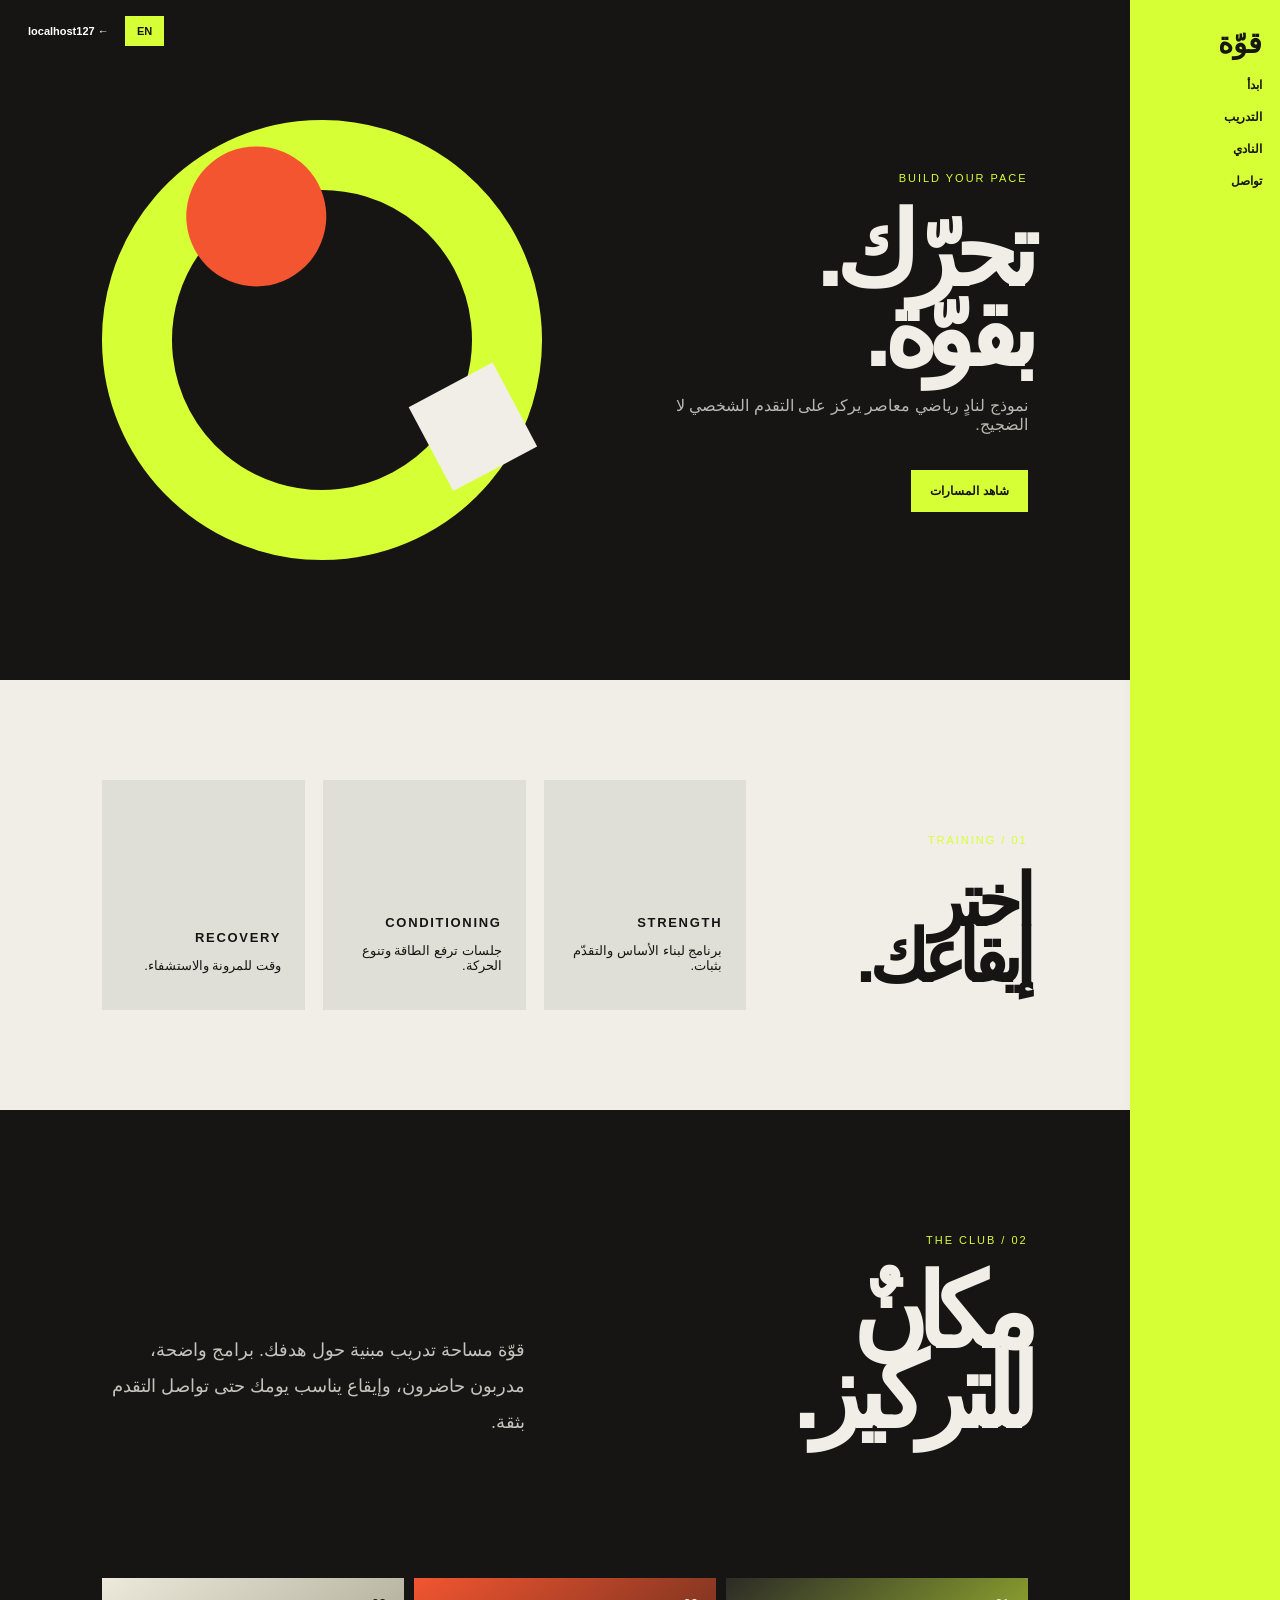
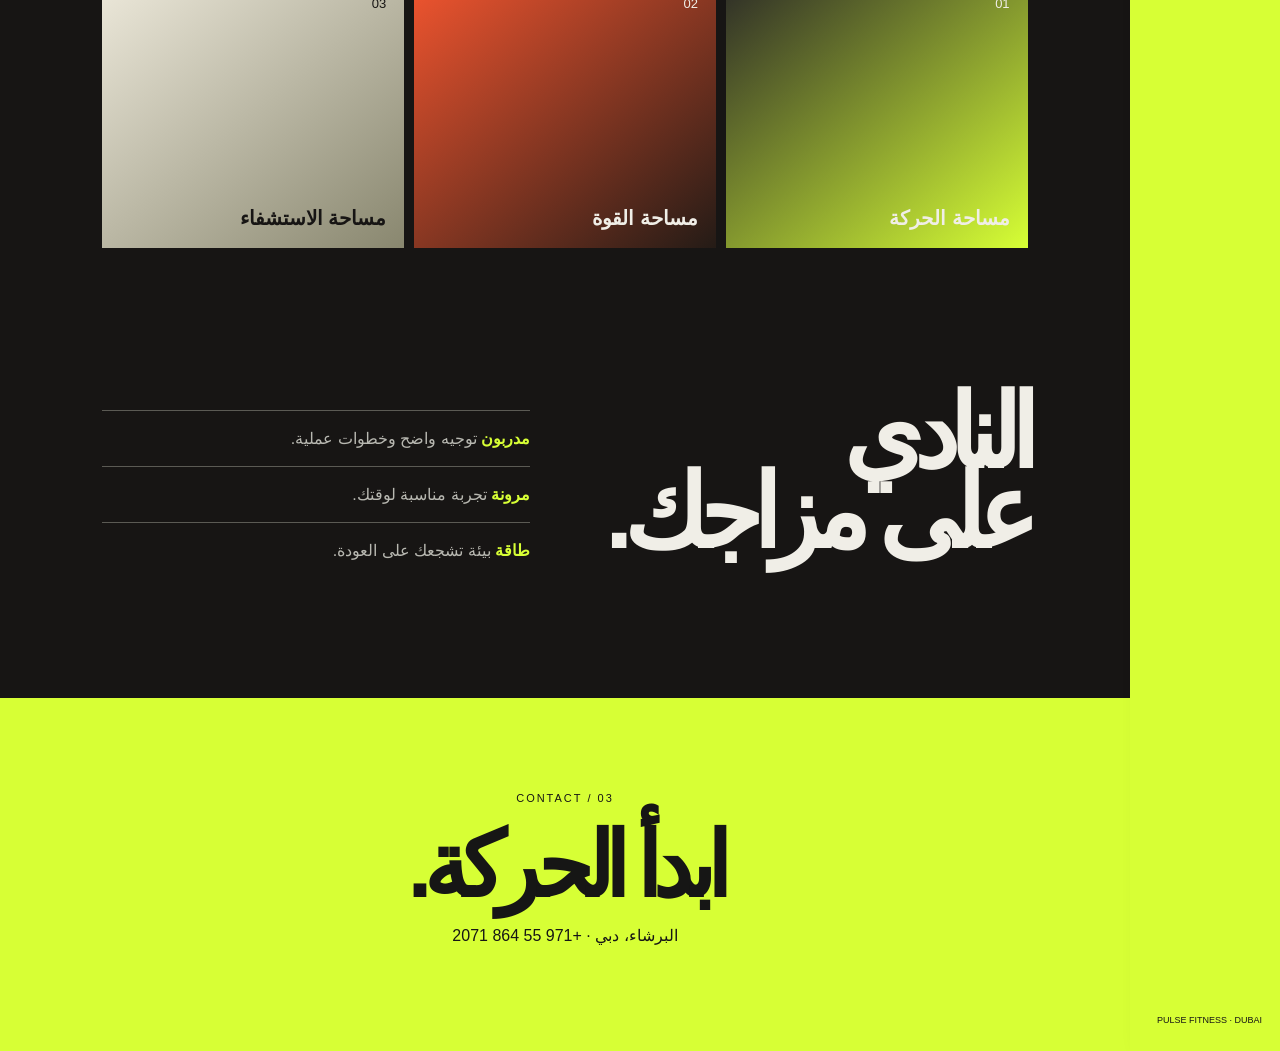
<file: gym/index.html>
<!doctype html>
<html lang="ar" dir="rtl">

<head>
    <meta charset="utf-8">
    <meta name="viewport" content="width=device-width,initial-scale=1">
    <title>قوّة | نموذج نادي رياضي</title>
    <link rel="stylesheet" href="style.css">
    <style>
        aside a,
        .hero a {
            transition: transform .2s, filter .2s
        }

        aside a:hover,
        .hero a:hover {
            transform: translateX(-3px);
            filter: brightness(1.08)
        }

        main>section {
            animation: lift .55s ease both
        }

        @keyframes lift {
            from {
                opacity: 0;
                transform: translateY(14px)
            }

            to {
                opacity: 1;
                transform: none
            }
        }
    </style>
    <style>aside{z-index:15;box-shadow:8px 0 18px #00000012}</style>
</head>

<body>
    <aside><b>قوّة</b><a href="#start">ابدأ</a><a href="#training">التدريب</a><a href="#club">النادي</a><a
            href="#contact">تواصل</a><small>DEMO / Z3BE</small></aside>
    <main>
        <div class="notice">نموذج عرض فقط — لا توجد عضويات أو اشتراكات فعّالة</div>
        <section id="start" class="hero">
            <div><small>BUILD YOUR PACE</small>
                <h1>تحرّك.<br>بقوّة.</h1>
                <p>نموذج لنادٍ رياضي معاصر يركز على التقدم الشخصي لا الضجيج.</p><a href="#training">شاهد المسارات</a>
            </div>
            <div class="orbit" aria-label="رسم تجريدي لحركة رياضية"></div>
        </section>
        <section id="training" class="training">
            <header><small>01 / TRAINING</small>
                <h2>اختر<br>إيقاعك.</h2>
            </header>
            <article><b>STRENGTH</b>
                <p>برنامج لبناء الأساس والتقدّم بثبات.</p>
            </article>
            <article><b>CONDITIONING</b>
                <p>جلسات ترفع الطاقة وتنوع الحركة.</p>
            </article>
            <article><b>RECOVERY</b>
                <p>وقت للمرونة والاستشفاء.</p>
            </article>
        </section>
        <section id="club" class="club">
            <div><small>02 / THE CLUB</small>
                <h2>مكانٌ<br>للتركيز.</h2>
            </div>
            <p>قوّة اسم خيالي يُظهر كيف يمكن لعلامة نادي رياضي أن تشرح تجربتها ببساطة. المحتوى والخدمات هنا أمثلة قابلة
                للتعديل.</p>
        </section>
        <section class="gallery">
            <figure>01 <figcaption>مساحة الحركة</figcaption>
            </figure>
            <figure>02 <figcaption>مساحة القوة</figcaption>
            </figure>
            <figure>03 <figcaption>مساحة الاستشفاء</figcaption>
            </figure>
        </section>
        <section class="reasons">
            <h2>النادي<br>على مزاجك.</h2>
            <div>
                <p><b>مدربون</b> توجيه واضح وخطوات عملية.</p>
                <p><b>مرونة</b> تجربة مناسبة لوقتك.</p>
                <p><b>طاقة</b> بيئة تشجعك على العودة.</p>
            </div>
        </section>
        <section id="contact" class="contact"><small>03 / CONTACT</small>
            <h2>ابدأ الحركة.</h2>
            <p>hello@example.demo · 000 000 000</p><em>معلومات تجريبية فقط</em>
        </section>
    </main>
    <script>
        document.querySelector('.notice').remove();
        document.querySelector('aside small').textContent = 'PULSE FITNESS · DUBAI';
        document.title = 'قوّة | نادي رياضي';
        document.querySelector('.club p').textContent = 'قوّة مساحة تدريب مبنية حول هدفك. برامج واضحة، مدربون حاضرون، وإيقاع يناسب يومك حتى تواصل التقدم بثقة.';
        document.querySelector('.contact p').textContent = 'البرشاء، دبي · +971 55 864 2071';
        document.querySelector('.contact em').remove();
    </script>
    <script>document.body.insertAdjacentHTML('afterbegin', '<a href="../index.html" style="position:fixed;z-index:20;top:16px;left:16px;padding:9px 12px;background:#171514;color:#fff;font:700 11px Arial;text-decoration:none">← localhost127</a><a href="en.html" style="position:fixed;z-index:20;top:16px;left:125px;padding:9px 12px;background:#d7ff35;color:#171514;font:700 11px Arial;text-decoration:none">EN</a>');</script>
    <script>
        if (new URLSearchParams(location.search).get('lang') === 'en') { document.documentElement.lang = 'en'; document.documentElement.dir = 'ltr'; document.title = 'Qowa | Fitness Club'; const q = (s, v) => { const e = document.querySelector(s); if (e) e.innerHTML = v }, a = (s, v) => document.querySelectorAll(s).forEach((e, i) => e.innerHTML = v[i] || v); q('aside>b', 'QOWA'); a('aside a', ['Start', 'Training', 'Club', 'Contact']); q('aside small', 'PULSE FITNESS · DUBAI'); q('.hero small', 'BUILD YOUR PACE'); q('.hero h1', 'Move with<br>power.'); q('.hero p', 'A focused fitness club built around personal progress, not noise.'); q('.hero a', 'See the training paths'); q('.training small', '01 / TRAINING'); q('.training h2', 'Choose your<br>rhythm.'); a('.training article p', ['Build a strong foundation and progress with purpose.', 'Energy-building sessions with movement that keeps you engaged.', 'Time for mobility and recovery.']); q('.club small', '02 / THE CLUB'); q('.club h2', 'A place<br>to focus.'); q('.club p', 'Qowa is a training space built around your goal. Clear programmes, present coaches, and a rhythm that fits your day.'); a('.gallery figcaption', ['Movement space', 'Strength space', 'Recovery space']); q('.reasons h2', 'A club<br>on your terms.'); a('.reasons p', ['<b>Coaches</b> Clear guidance and practical steps.', '<b>Flexibility</b> A routine that fits your time.', '<b>Energy</b> An environment that brings you back.']); q('.contact small', '03 / CONTACT'); q('.contact h2', 'Start moving.'); q('.contact p', 'Al Barsha, Dubai · +971 55 864 2071'); document.querySelectorAll('a[href="../index.html"]').forEach(x => x.href = '../index.html?lang=en'); document.querySelectorAll('a[href="en.html"]').forEach(x => { x.href = 'index.html'; x.textContent = 'AR' }) }
    </script>
</body>

</html>
</file>
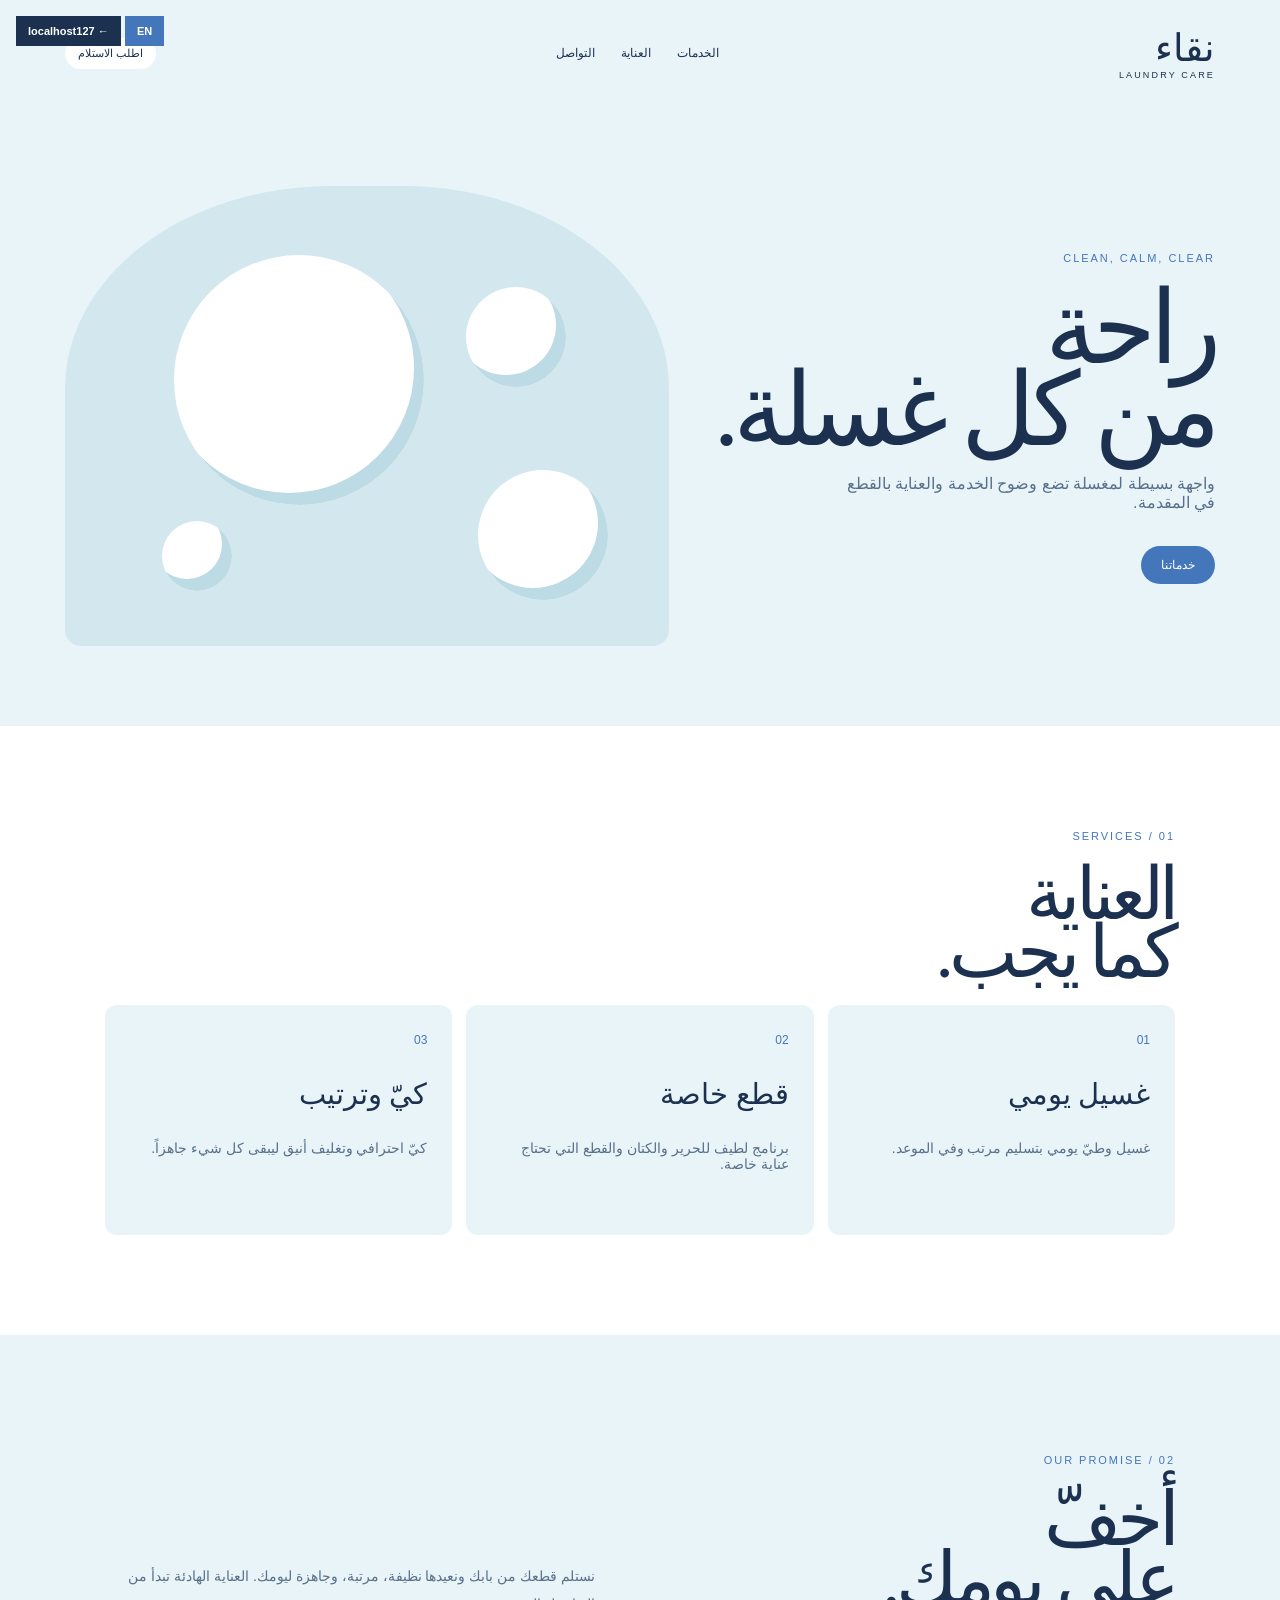
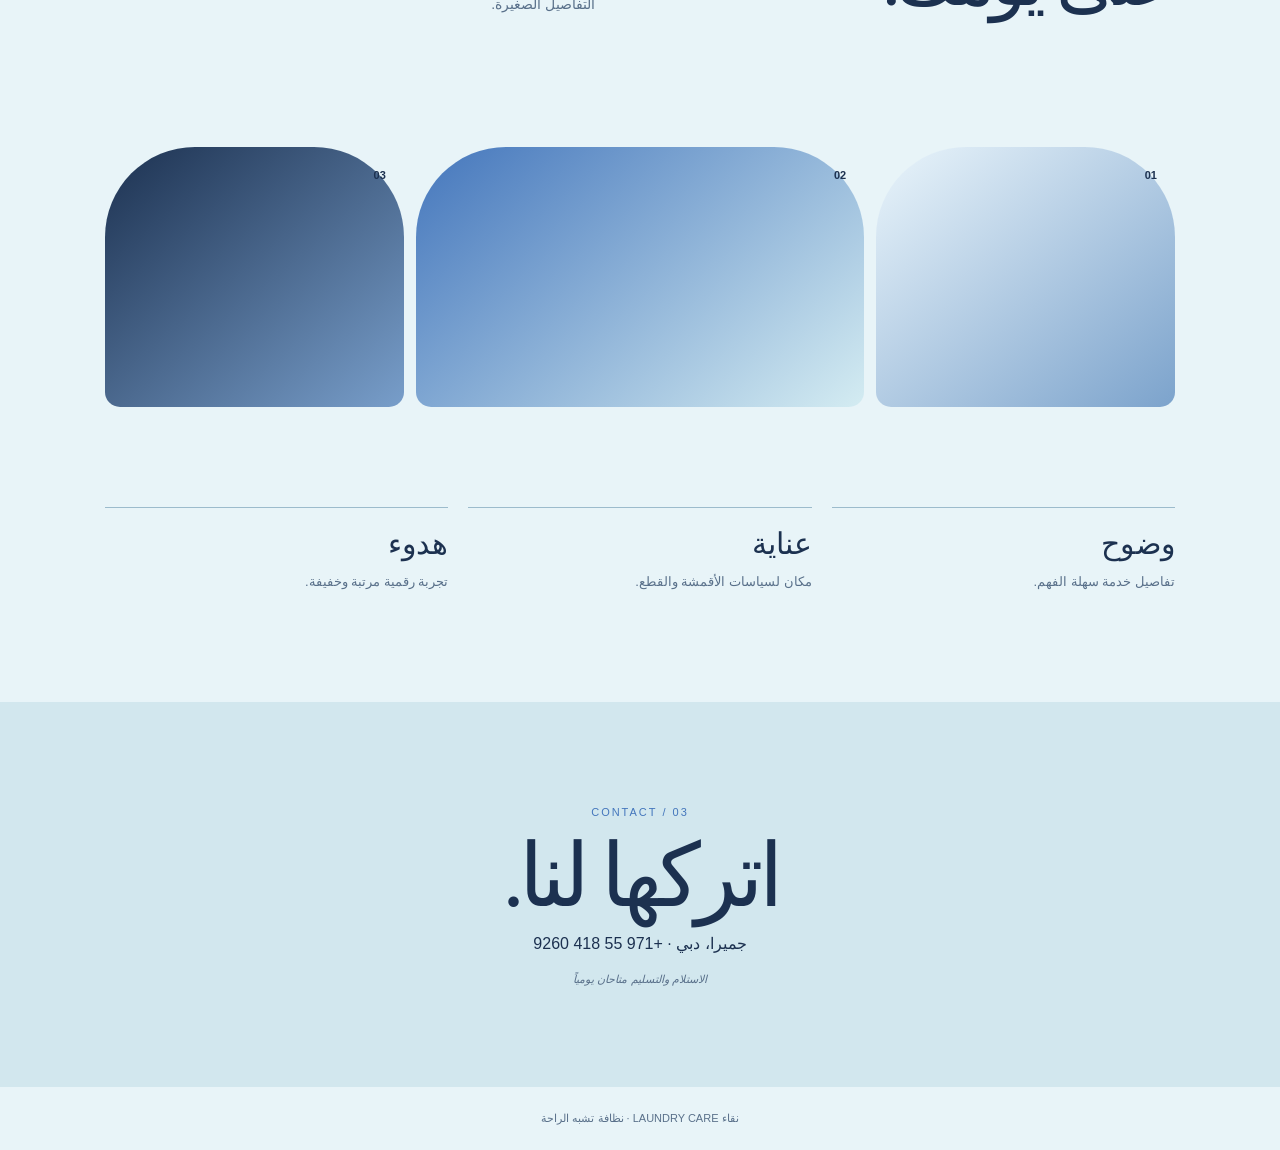
<file: laundry/index.html>
<!doctype html>
<html lang="ar" dir="rtl">

<head>
    <meta charset="utf-8">
    <meta name="viewport" content="width=device-width,initial-scale=1">
    <title>نقاء | نموذج مغسلة</title>
    <link rel="stylesheet" href="style.css">
    <style>
        nav a,
        .tag,
        .hero a {
            transition: transform .2s, box-shadow .2s
        }

        nav a:hover,
        .tag:hover,
        .hero a:hover {
            transform: translateY(-2px);
            box-shadow: 0 8px 18px #1c315033
        }

        main>section {
            animation: lift .55s ease both
        }

        @keyframes lift {
            from {
                opacity: 0;
                transform: translateY(14px)
            }

            to {
                opacity: 1;
                transform: none
            }
        }
    </style>
</head>

<body>
    <div class="notice">نموذج تجريبي من Z3BE — لا توجد خدمة طلب أو استلام فعلية</div>
    <header><b>نقاء<span>LAUNDRY CARE</span></b>
        <nav><a href="#services">الخدمات</a><a href="#care">العناية</a><a href="#contact">التواصل</a></nav><a
            href="#contact" class="tag">خدمة تجريبية</a>
    </header>
    <main>
        <section class="hero">
            <div class="copy"><small>CLEAN, CALM, CLEAR</small>
                <h1>راحة<br>من كل غسلة.</h1>
                <p>واجهة بسيطة لمغسلة تضع وضوح الخدمة والعناية بالقطع في المقدمة.</p><a href="#services">خدماتنا</a>
            </div>
            <div class="bubbles" aria-label="رسم فقاعات غسيل"><i></i><i></i><i></i><i></i></div>
        </section>
        <section id="services" class="services">
            <header><small>01 / SERVICES</small>
                <h2>العناية<br>كما يجب.</h2>
            </header>
            <div class="grid">
                <article><span>01</span>
                    <h3>غسيل يومي</h3>
                    <p>مثال لخدمة الغسيل والطيّ الأساسية.</p>
                </article>
                <article><span>02</span>
                    <h3>قطع خاصة</h3>
                    <p>وصف توضيحي للأقمشة التي تحتاج عناية إضافية.</p>
                </article>
                <article><span>03</span>
                    <h3>كيّ وترتيب</h3>
                    <p>مكان لتفاصيل الكي أو التغليف عند توفره.</p>
                </article>
            </div>
        </section>
        <section id="care" class="care">
            <div><small>02 / OUR PROMISE</small>
                <h2>أخفّ<br>على يومك.</h2>
            </div>
            <p>نقاء اسم خيالي. هذه صفحة عرض قابلة للتخصيص بمعلومات المغسلة الحقيقية وسياسات الخدمة الخاصة بها.</p>
        </section>
        <section class="gallery">
            <div><b>01</b></div>
            <div><b>02</b></div>
            <div><b>03</b></div>
        </section>
        <section class="benefits">
            <div><b>وضوح</b>
                <p>تفاصيل خدمة سهلة الفهم.</p>
            </div>
            <div><b>عناية</b>
                <p>مكان لسياسات الأقمشة والقطع.</p>
            </div>
            <div><b>هدوء</b>
                <p>تجربة رقمية مرتبة وخفيفة.</p>
            </div>
        </section>
        <section id="contact" class="contact"><small>03 / CONTACT</small>
            <h2>اتركها لنا.</h2>
            <p>laundry@example.demo · 000 000 000</p><em>بيانات خيالية للعرض فقط.</em>
        </section>
    </main>
    <footer>نقاء / نموذج مفاهيمي من Z3BE</footer>
    <script>
        document.querySelector('.notice').remove();
        document.title = 'نقاء | Laundry Care';
        document.querySelector('.tag').textContent = 'اطلب الاستلام';
        document.querySelectorAll('.grid p')[0].textContent = 'غسيل وطيّ يومي بتسليم مرتب وفي الموعد.';
        document.querySelectorAll('.grid p')[1].textContent = 'برنامج لطيف للحرير والكتان والقطع التي تحتاج عناية خاصة.';
        document.querySelectorAll('.grid p')[2].textContent = 'كيّ احترافي وتغليف أنيق ليبقى كل شيء جاهزاً.';
        document.querySelector('.care p').textContent = 'نستلم قطعك من بابك ونعيدها نظيفة، مرتبة، وجاهزة ليومك. العناية الهادئة تبدأ من التفاصيل الصغيرة.';
        document.querySelector('.contact p').textContent = 'جميرا، دبي · +971 55 418 9260';
        document.querySelector('.contact em').textContent = 'الاستلام والتسليم متاحان يومياً';
        document.querySelector('footer').textContent = 'نقاء LAUNDRY CARE · نظافة تشبه الراحة';
    </script>
    <script>document.body.insertAdjacentHTML('afterbegin', '<a href="../index.html" style="position:fixed;z-index:20;top:16px;left:16px;padding:9px 12px;background:#1c3150;color:#fff;font:700 11px Arial;text-decoration:none">← localhost127</a><a href="en.html" style="position:fixed;z-index:20;top:16px;left:125px;padding:9px 12px;background:#4476bc;color:#fff;font:700 11px Arial;text-decoration:none">EN</a>');</script>
    <script>
        if (new URLSearchParams(location.search).get('lang') === 'en') { document.documentElement.lang = 'en'; document.documentElement.dir = 'ltr'; document.title = 'Naqaa | Laundry Care'; const q = (s, v) => { const e = document.querySelector(s); if (e) e.innerHTML = v }, a = (s, v) => document.querySelectorAll(s).forEach((e, i) => e.innerHTML = v[i] || v); q('header>b', 'NAQAA<span>LAUNDRY CARE</span>'); a('header nav a', ['Services', 'Care', 'Contact']); q('.tag', 'Request pickup'); q('.hero small', 'CLEAN, CALM, CLEAR'); q('.hero h1', 'Ease in<br>every wash.'); q('.hero p', 'Thoughtful laundry care that gives you back time while treating every piece with attention.'); q('.hero a', 'Our services'); q('.services small', '01 / SERVICES'); q('.services h2', 'Care as it<br>should be.'); a('.grid h3', ['Everyday Laundry', 'Special Pieces', 'Press & Pack']); a('.grid p', ['Wash, fold, and a neat return, always on time.', 'Gentle care for silk, linen, and delicate fabrics.', 'Professional pressing and thoughtful packaging.']); q('.care small', '02 / OUR PROMISE'); q('.care h2', 'Lighter<br>on your day.'); q('.care p', 'We collect your pieces from your door and return them clean, neat, and ready for your day. Care begins with the smallest details.'); a('.benefits b', ['Clarity', 'Care', 'Calm']); a('.benefits p', ['Service details that are easy to understand.', 'Thoughtful policies for every fabric.', 'A light, orderly digital experience.']); q('.contact small', '03 / CONTACT'); q('.contact h2', 'Leave it with us.'); q('.contact p', 'Jumeirah, Dubai · +971 55 418 9260'); q('.contact em', 'Pickup and delivery available every day'); q('footer', 'NAQAA LAUNDRY CARE · Clean comfort'); document.querySelectorAll('a[href="../index.html"]').forEach(x => x.href = '../index.html?lang=en'); document.querySelectorAll('a[href="en.html"]').forEach(x => { x.href = 'index.html'; x.textContent = 'AR' }) }
    </script>
</body>

</html>
</file>
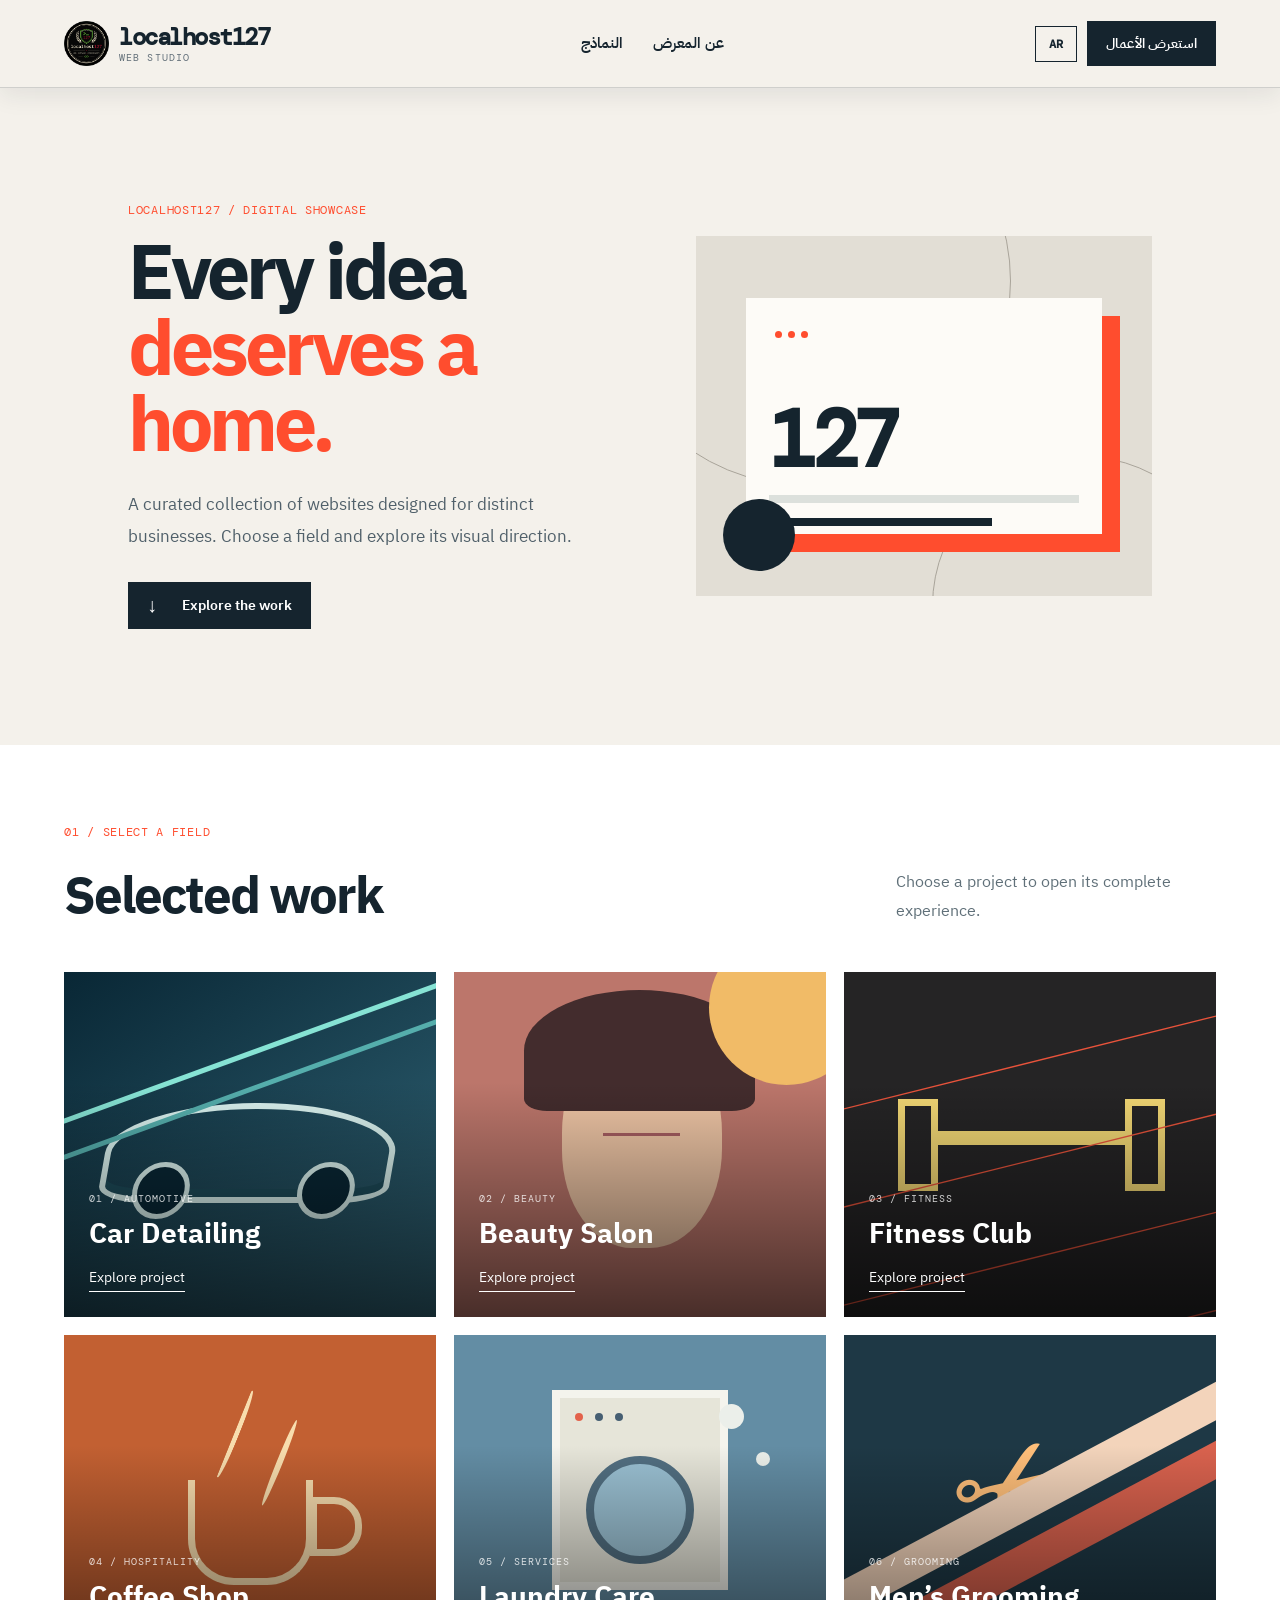
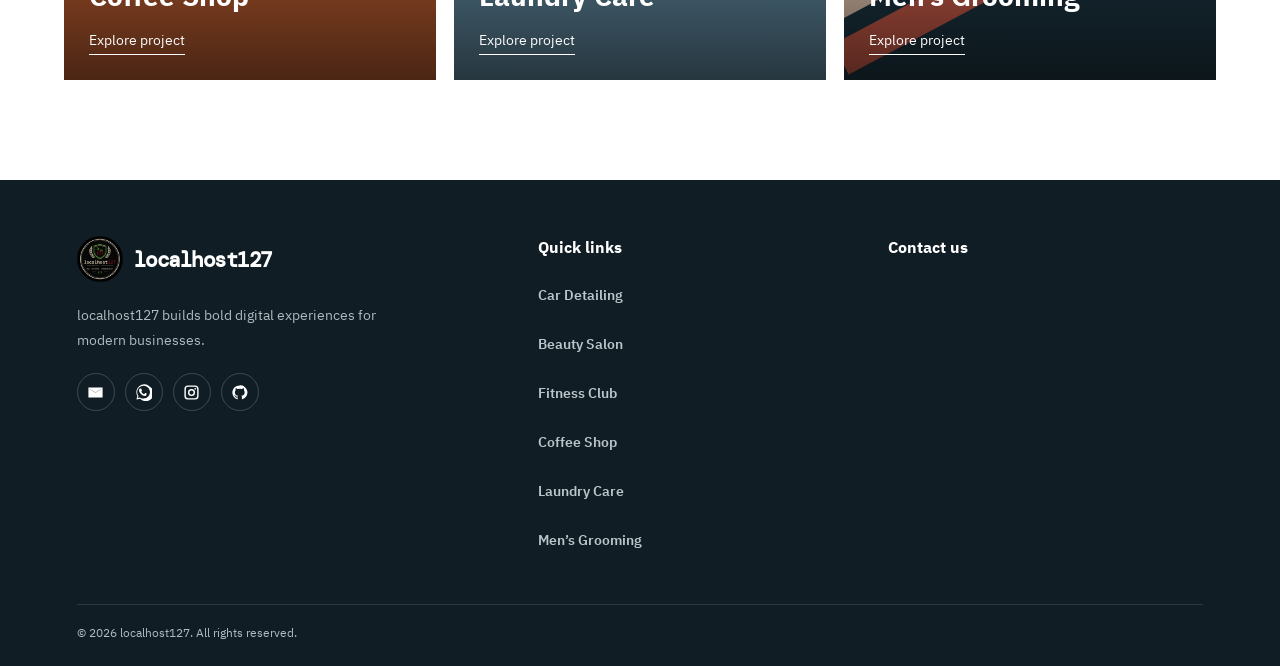
<file: en.html>
<!doctype html>
<html lang="en">

<head>
    <meta charset="utf-8">
    <meta http-equiv="refresh" content="0;url=index.html?lang=en">
    <script>location.replace('index.html?lang=en')</script>
    <title>localhost127</title>
</head>

<body></body>

</html>
</file>
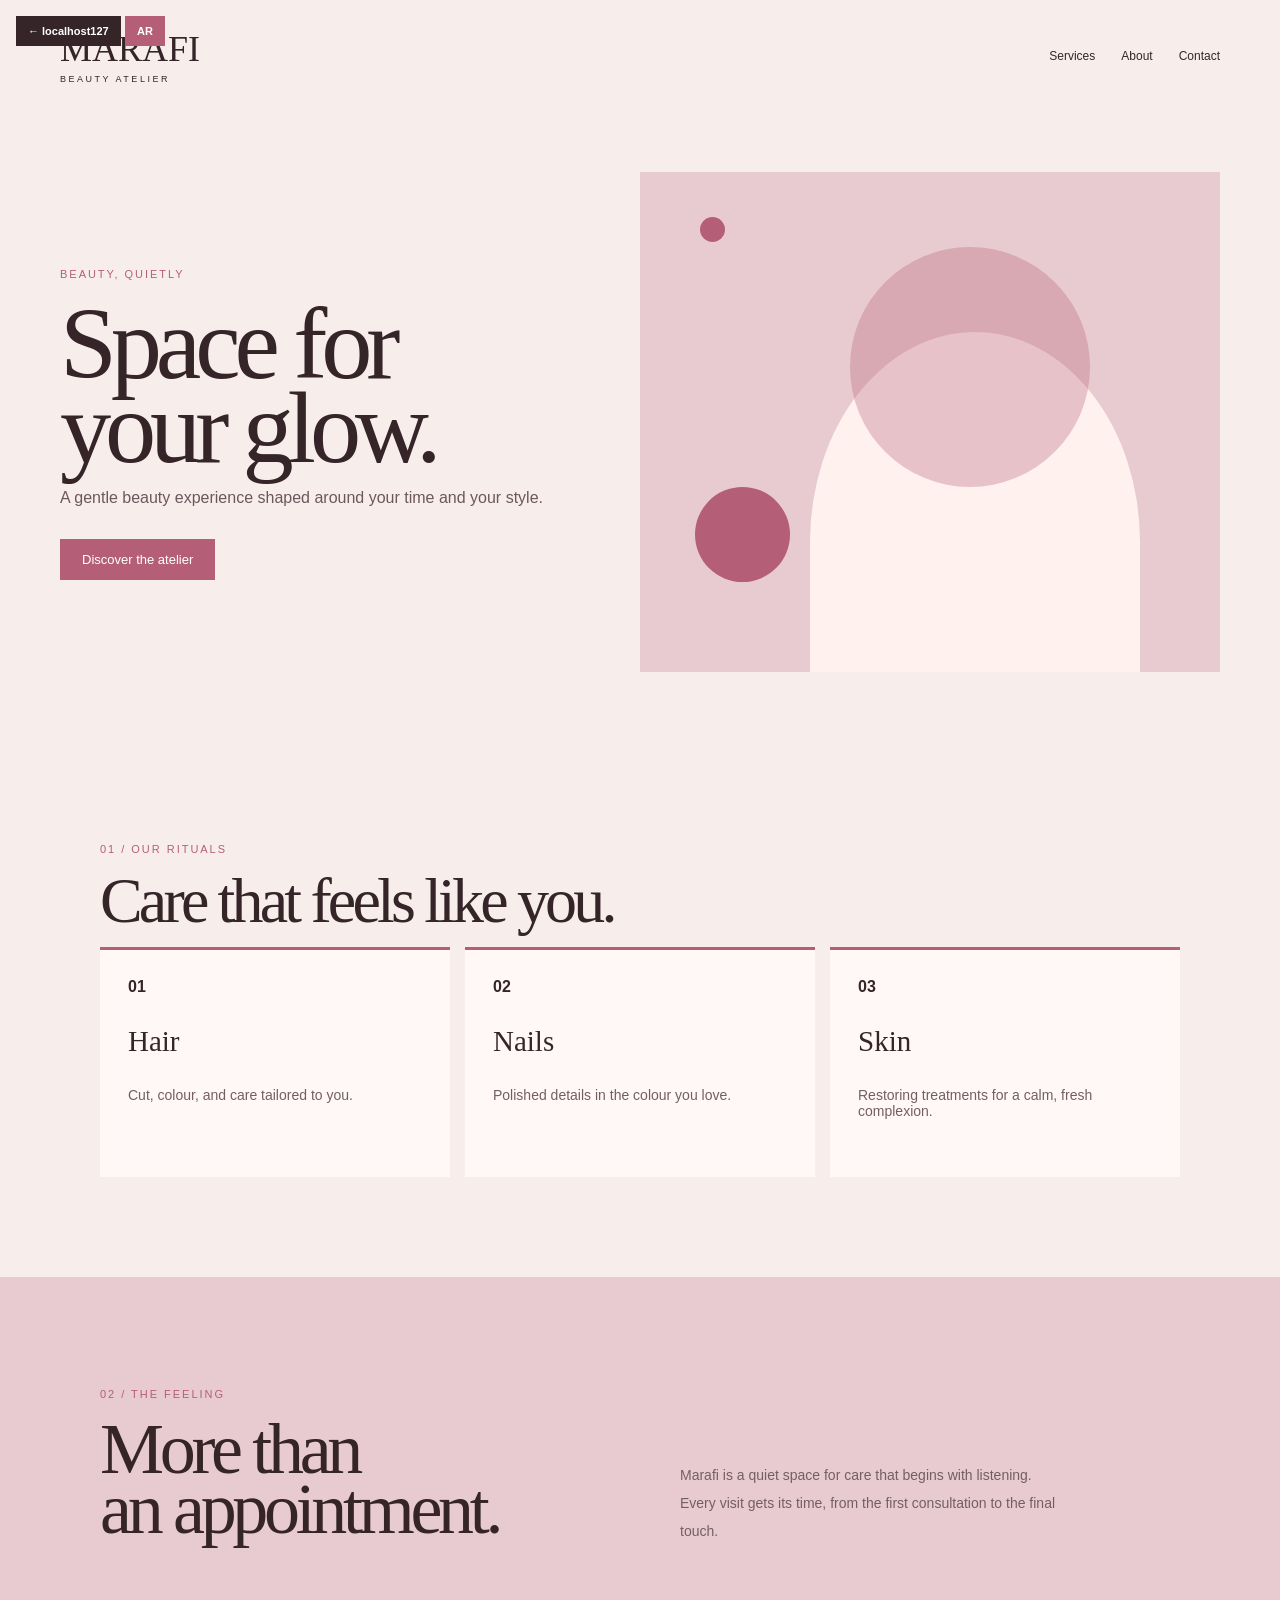
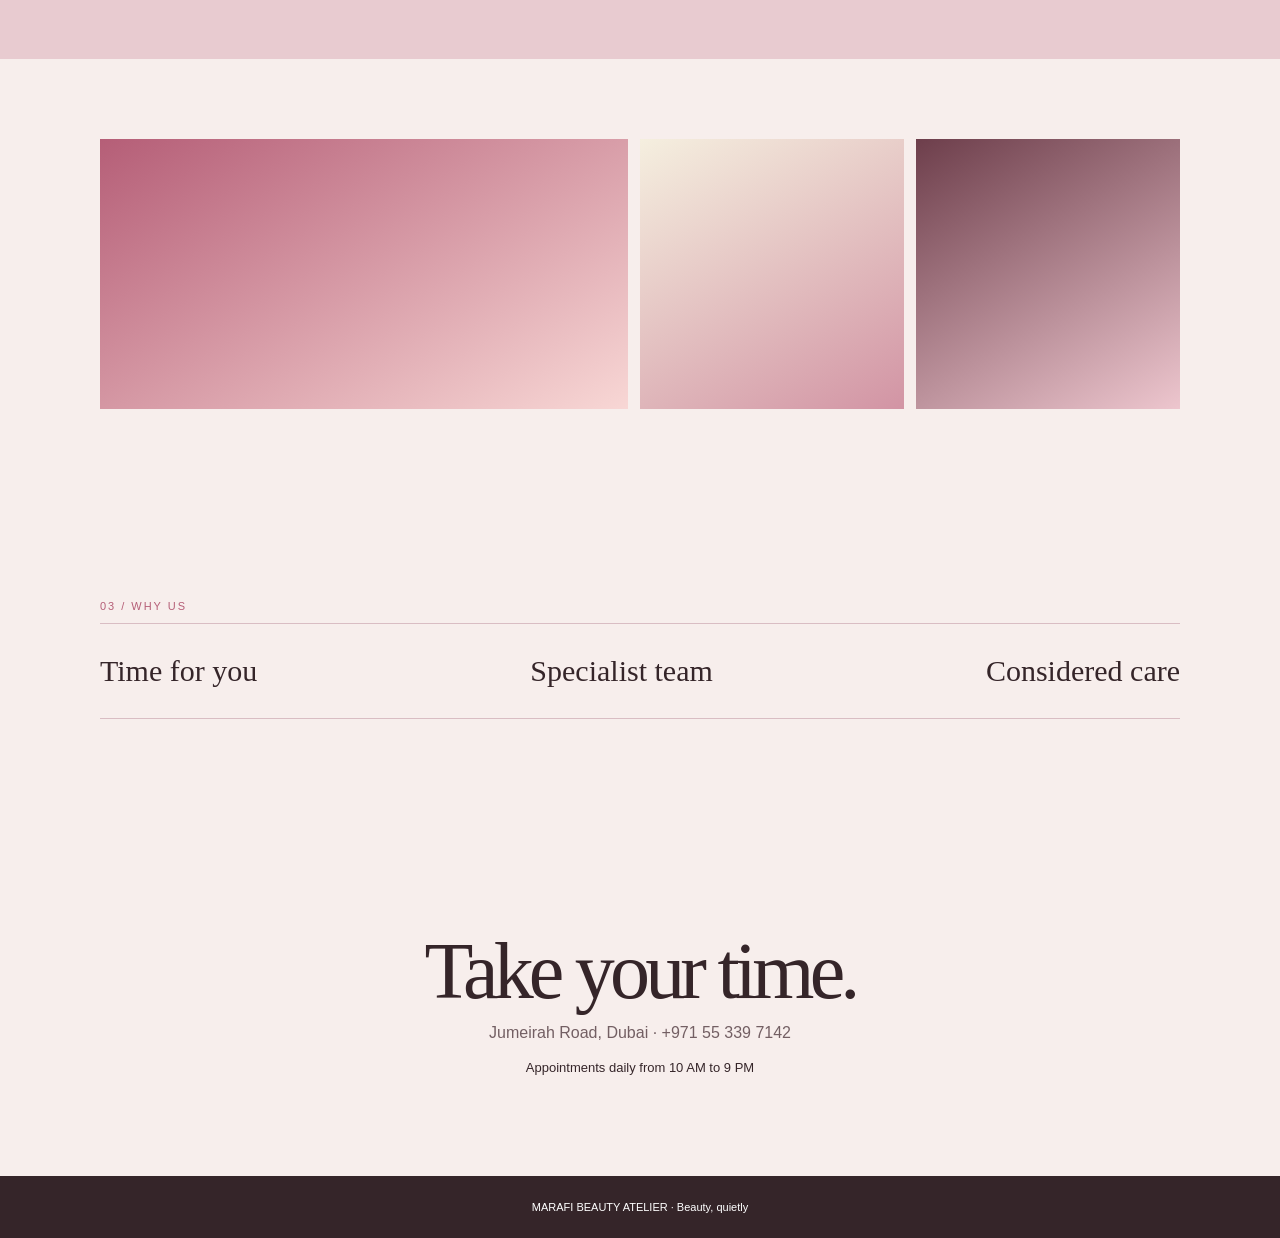
<file: beauty-salon/en.html>
<!doctype html><html lang="en"><head><meta charset="utf-8"><meta http-equiv="refresh" content="0;url=index.html?lang=en"><script>location.replace('index.html?lang=en')</script><title>Marafi Beauty Atelier</title></head><body></body></html>
</file>
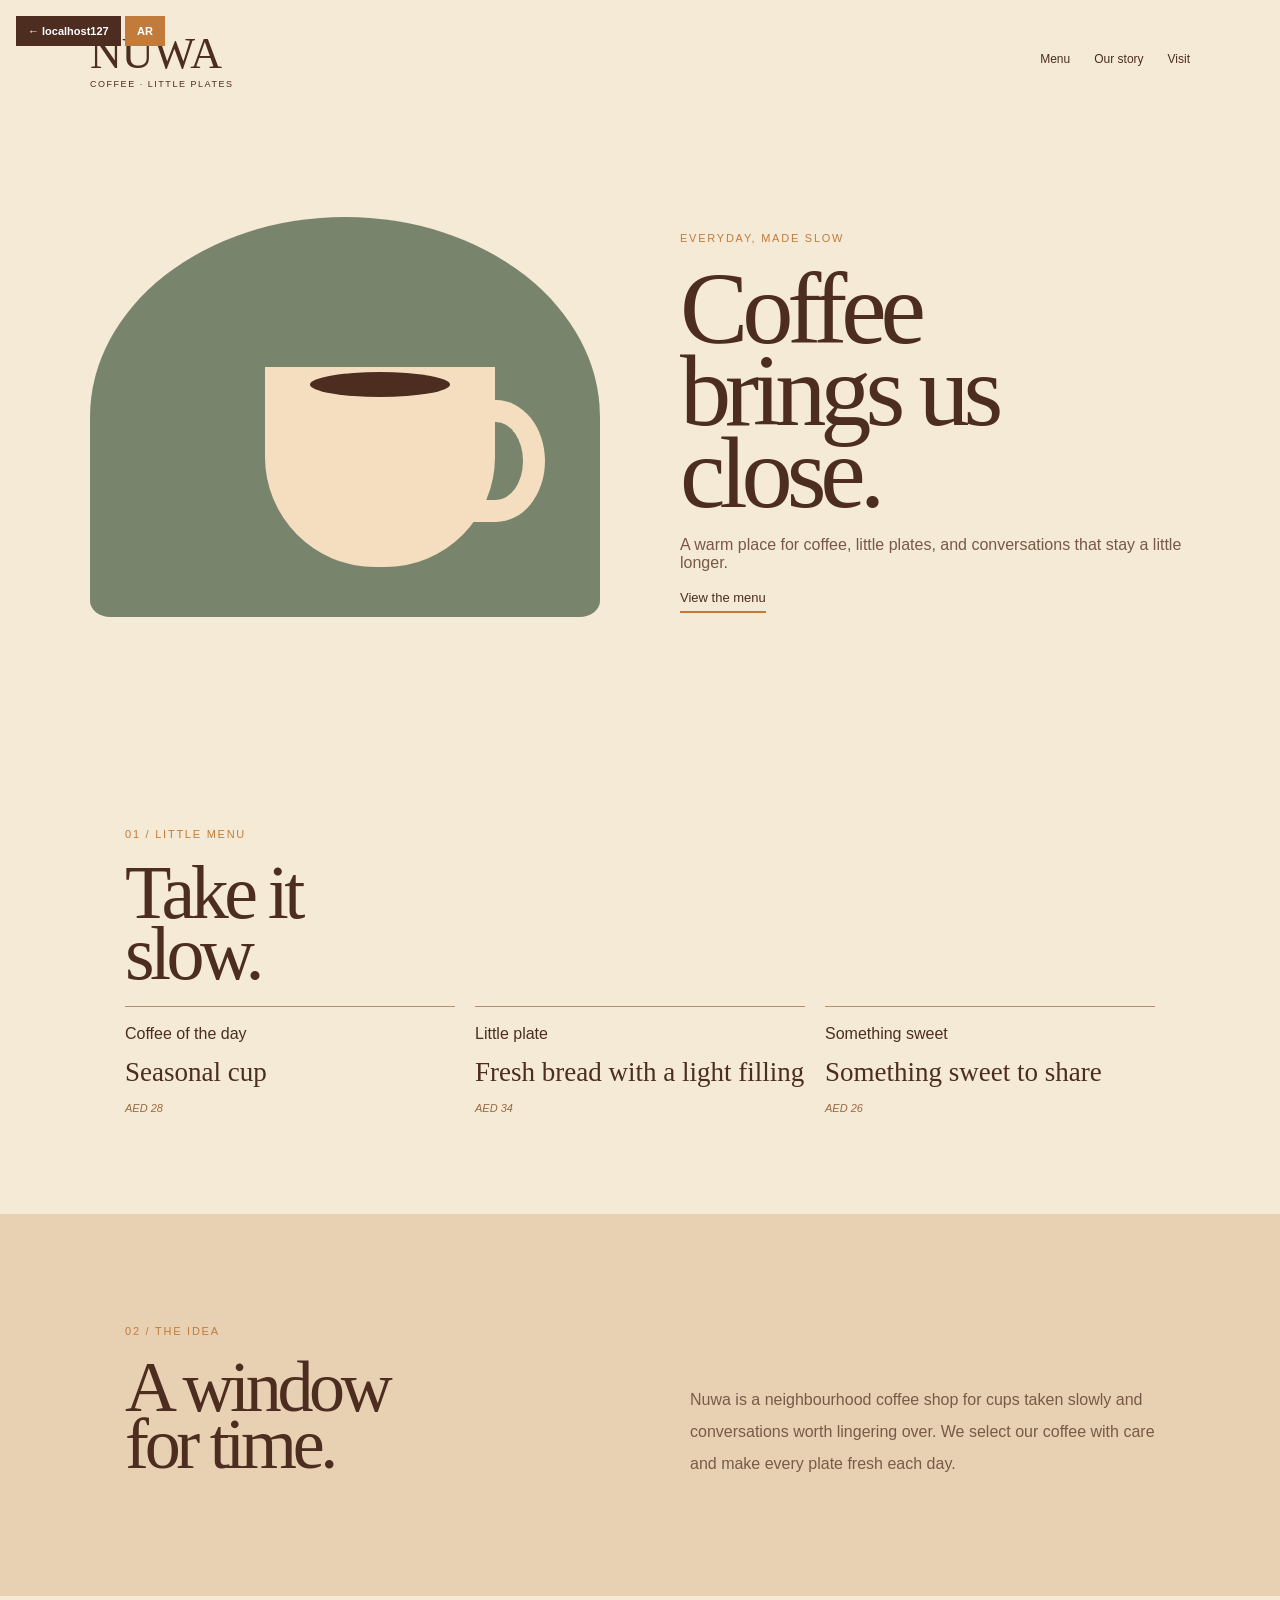
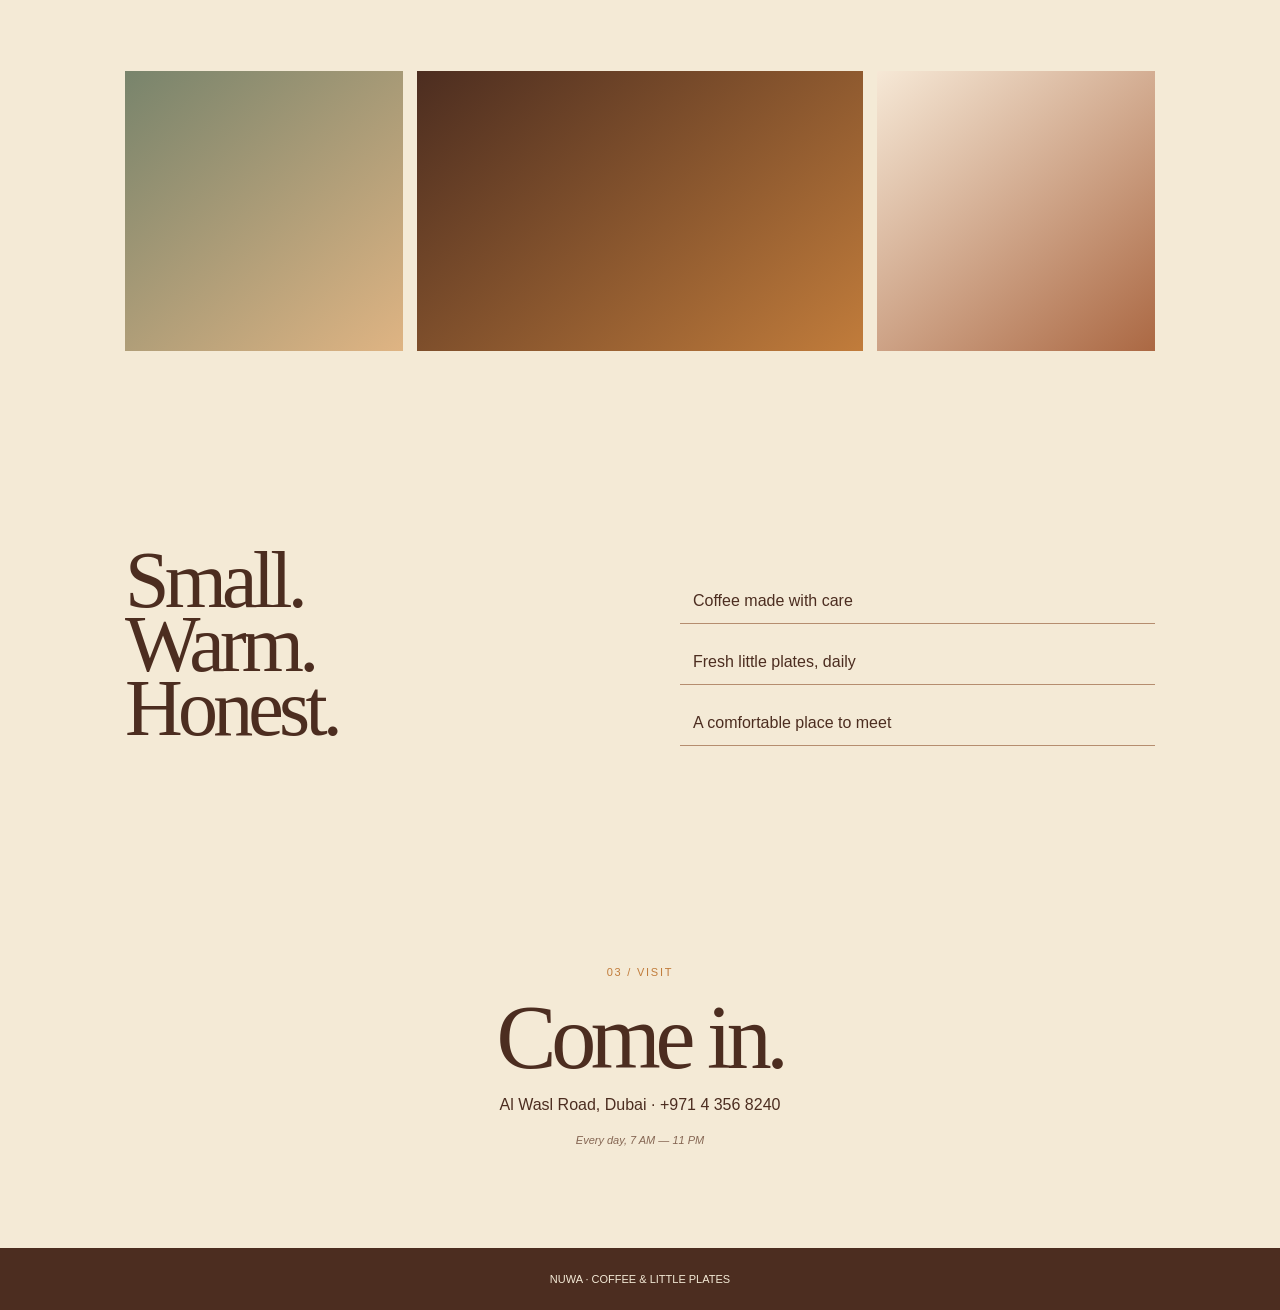
<file: cafe/en.html>
<!doctype html>
<html lang="en">

<head>
    <meta charset="utf-8">
    <meta http-equiv="refresh" content="0;url=index.html?lang=en">
    <script>location.replace('index.html?lang=en')</script>
    <title>Nuwa Coffee</title>
</head>

<body></body>

</html>
</file>
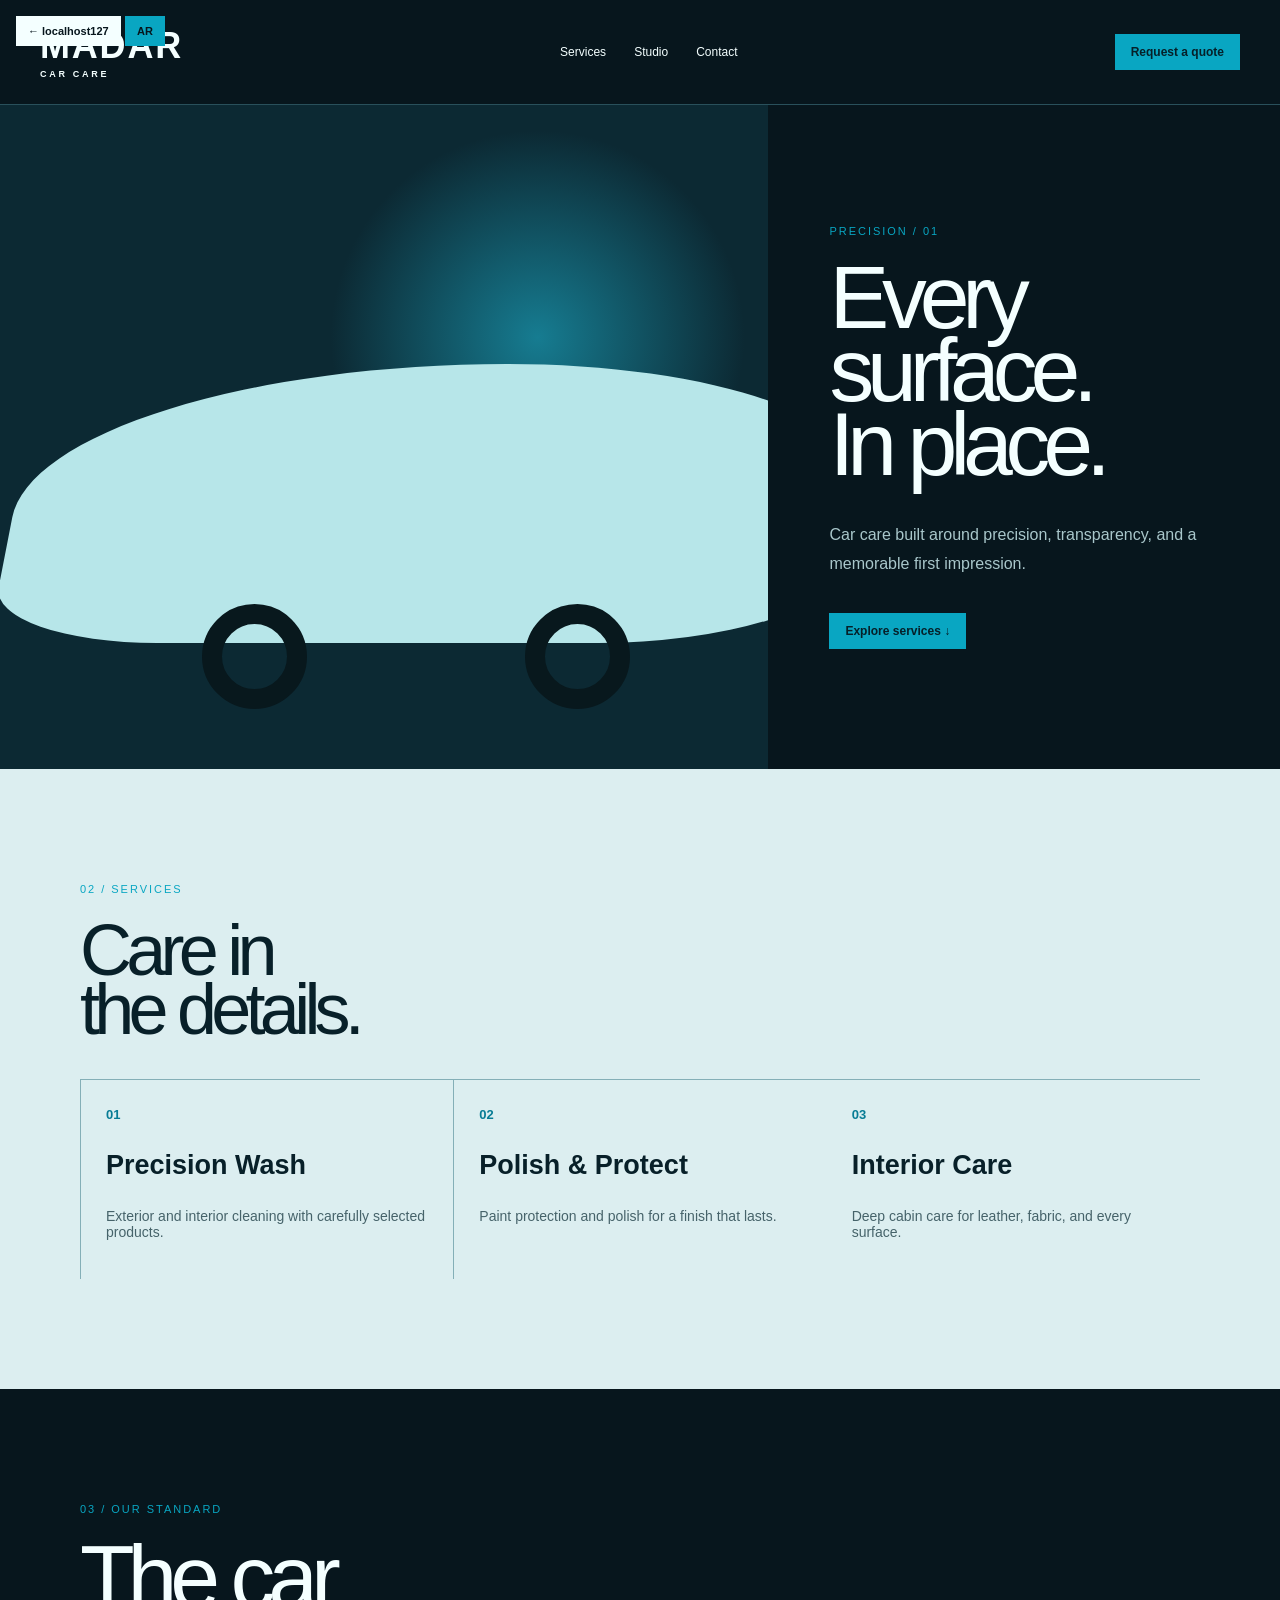
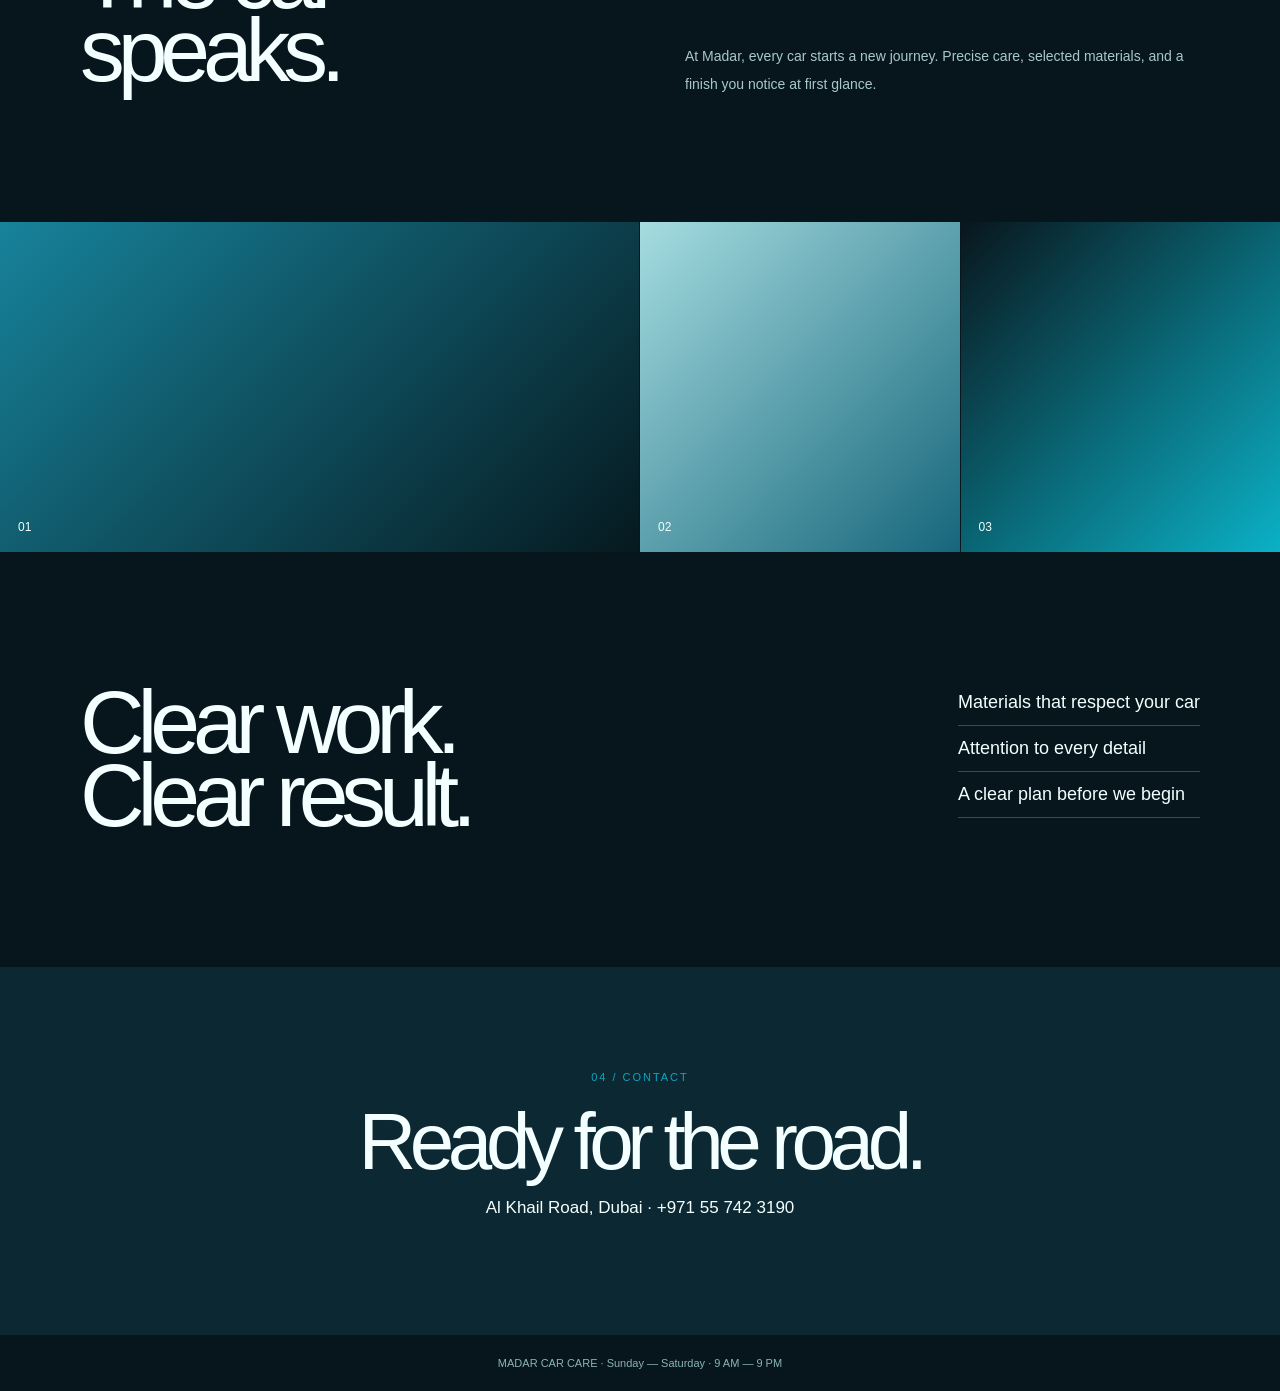
<file: car-detailing/en.html>
<!doctype html>
<html lang="en">

<head>
    <meta charset="utf-8">
    <meta http-equiv="refresh" content="0;url=index.html?lang=en">
    <script>location.replace('index.html?lang=en')</script>
    <title>Madar Car Care</title>
</head>

<body></body>

</html>
</file>
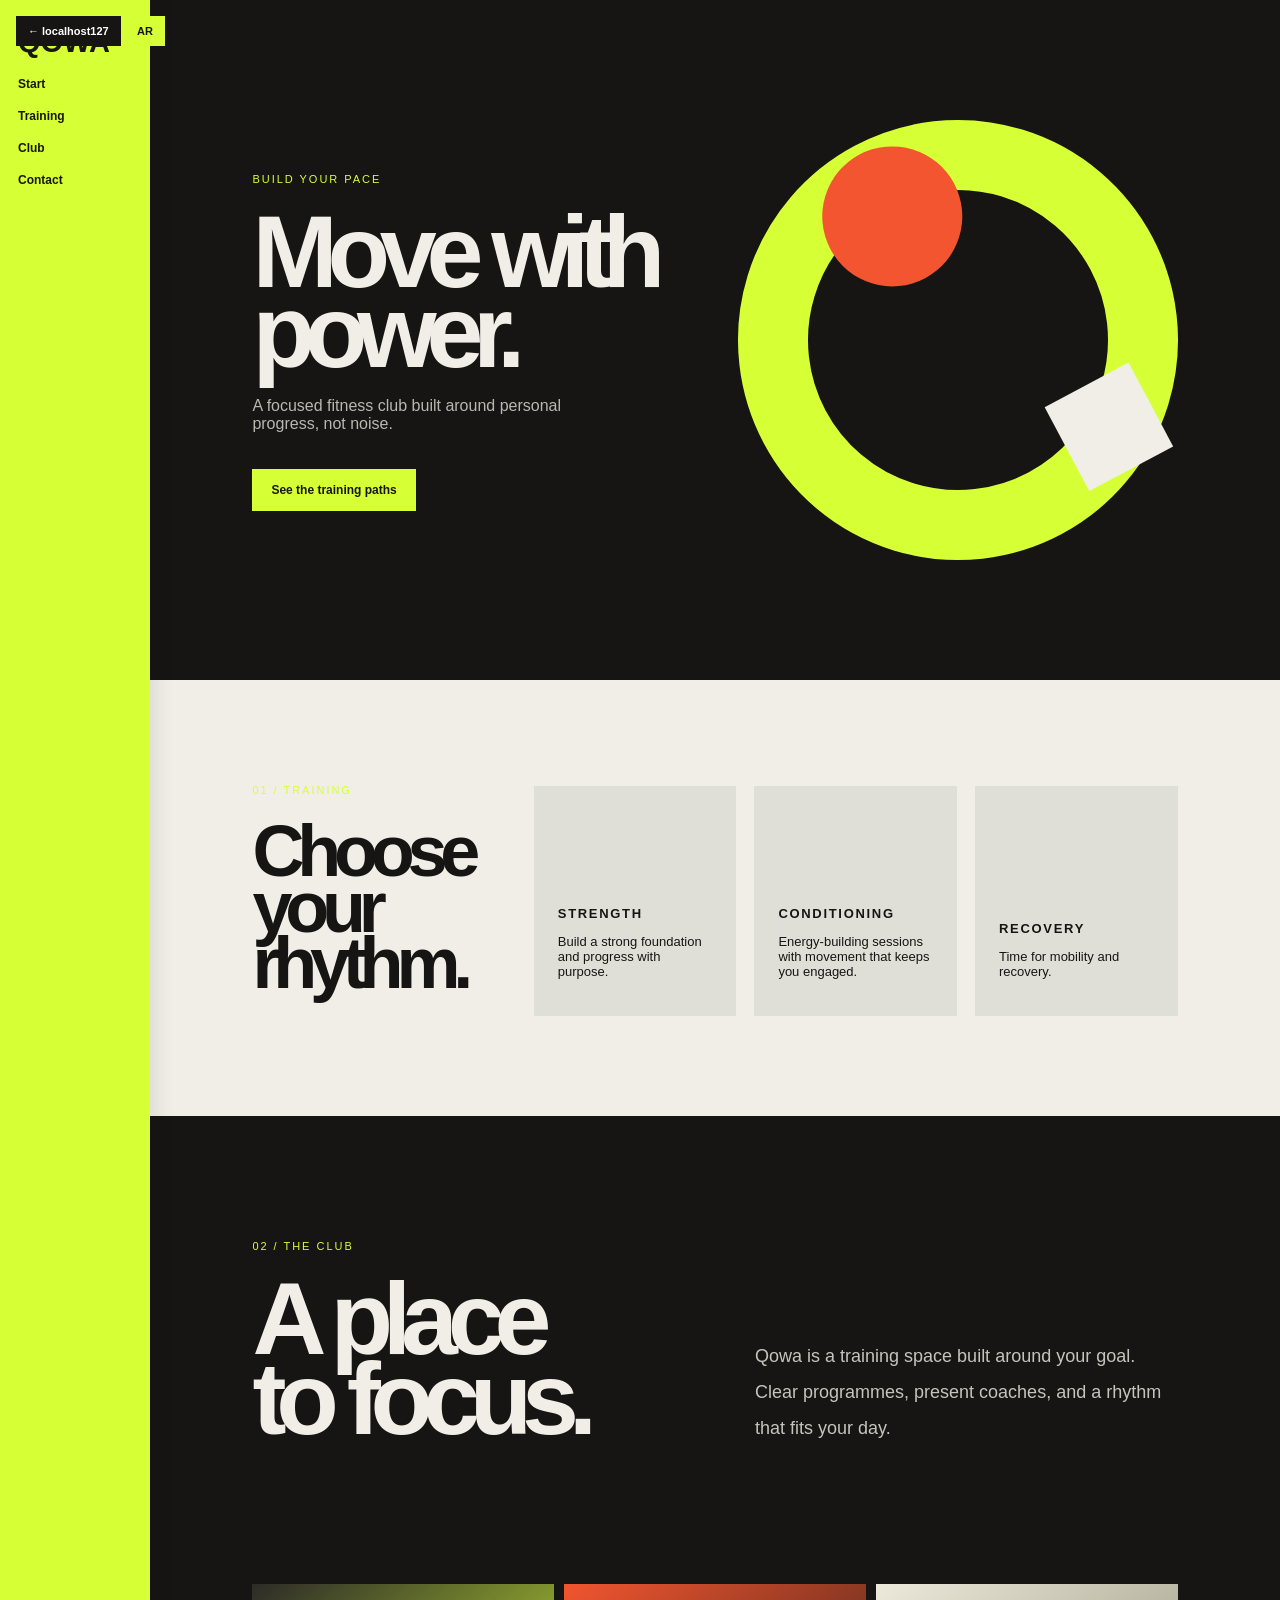
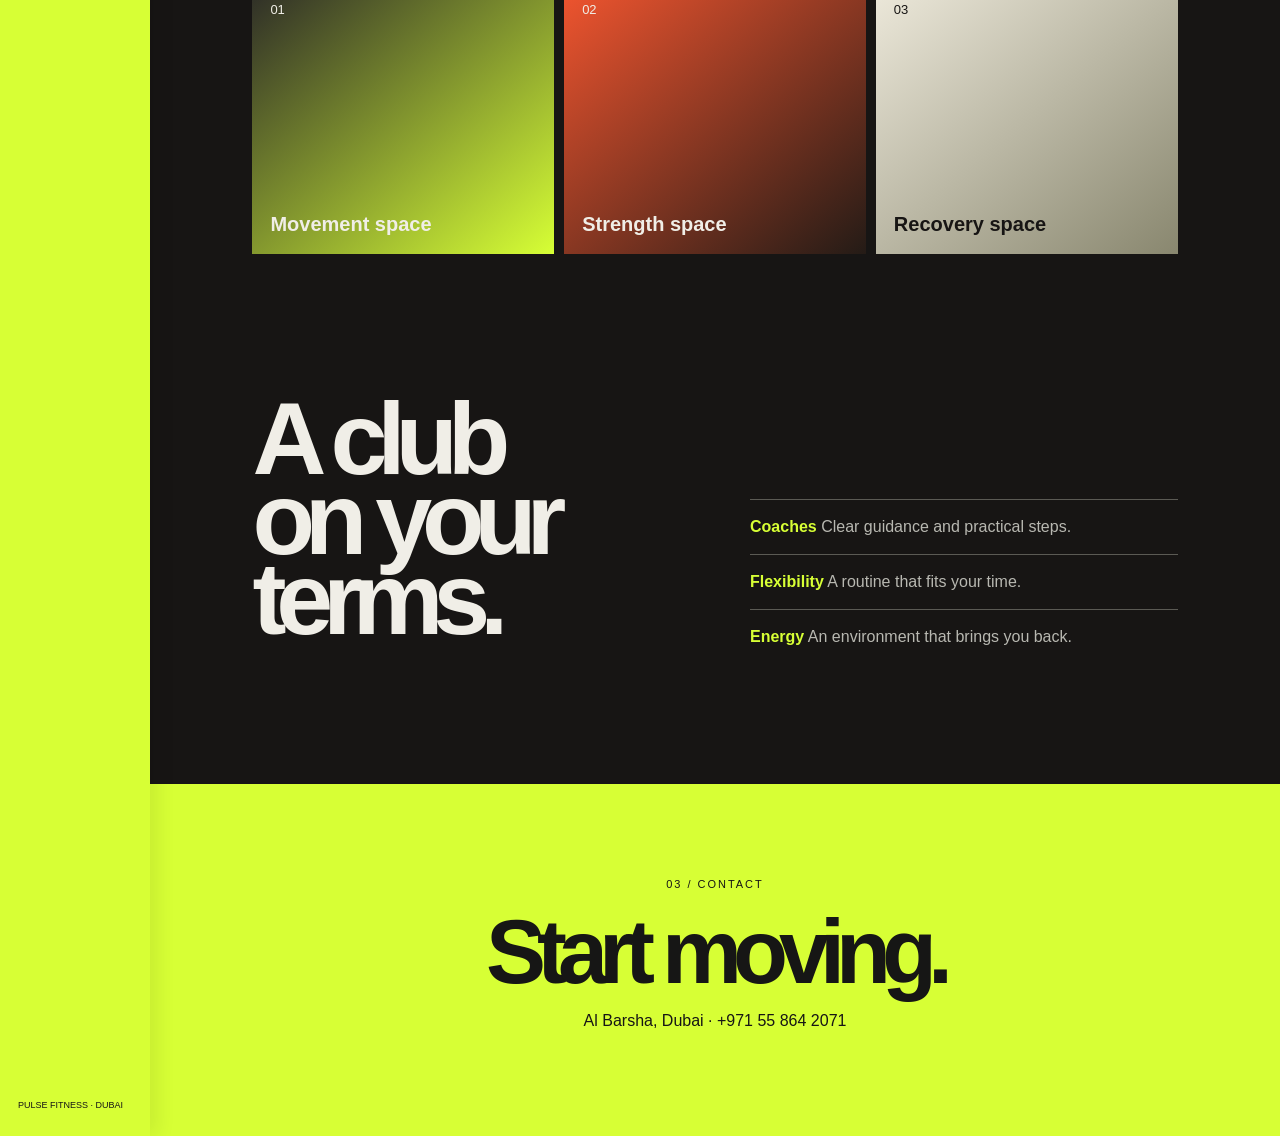
<file: gym/en.html>
<!doctype html>
<html lang="en">

<head>
    <meta charset="utf-8">
    <meta http-equiv="refresh" content="0;url=index.html?lang=en">
    <script>location.replace('index.html?lang=en')</script>
    <title>Qowa Fitness</title>
</head>

<body></body>

</html>
</file>
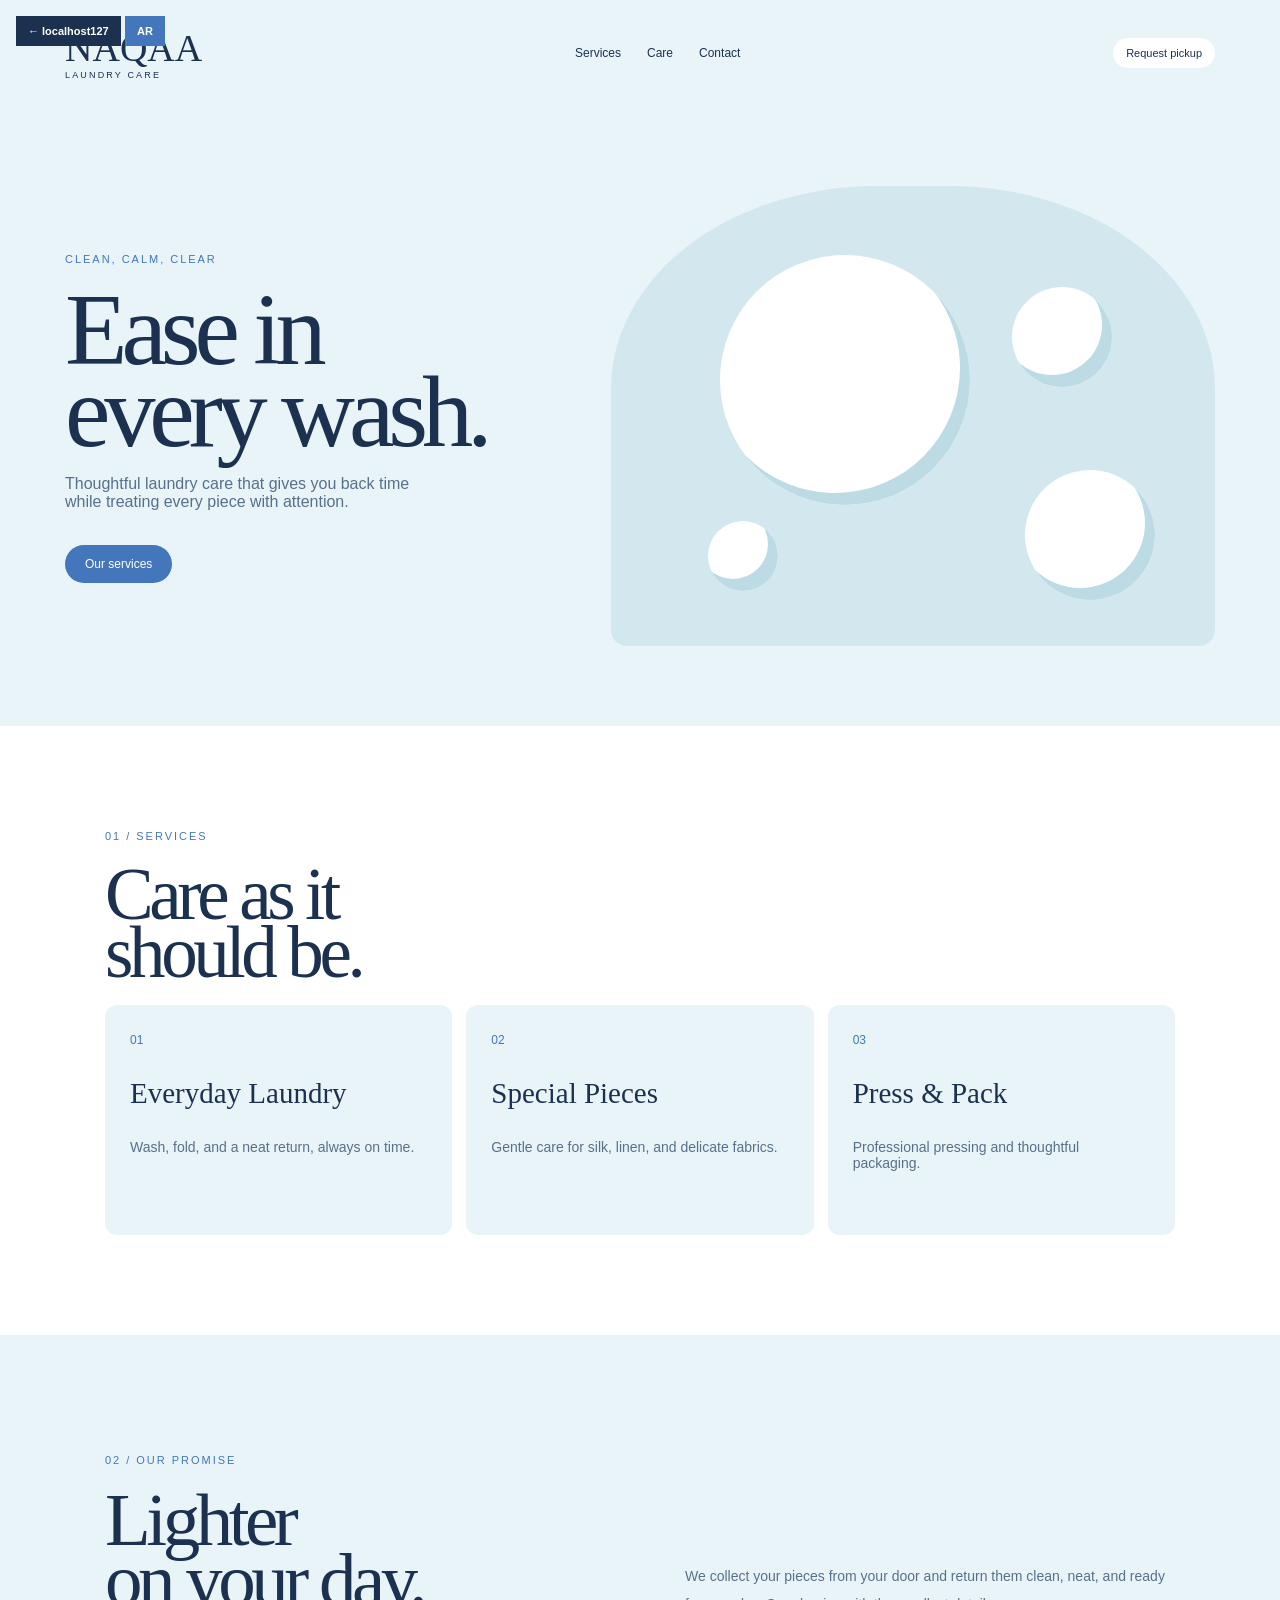
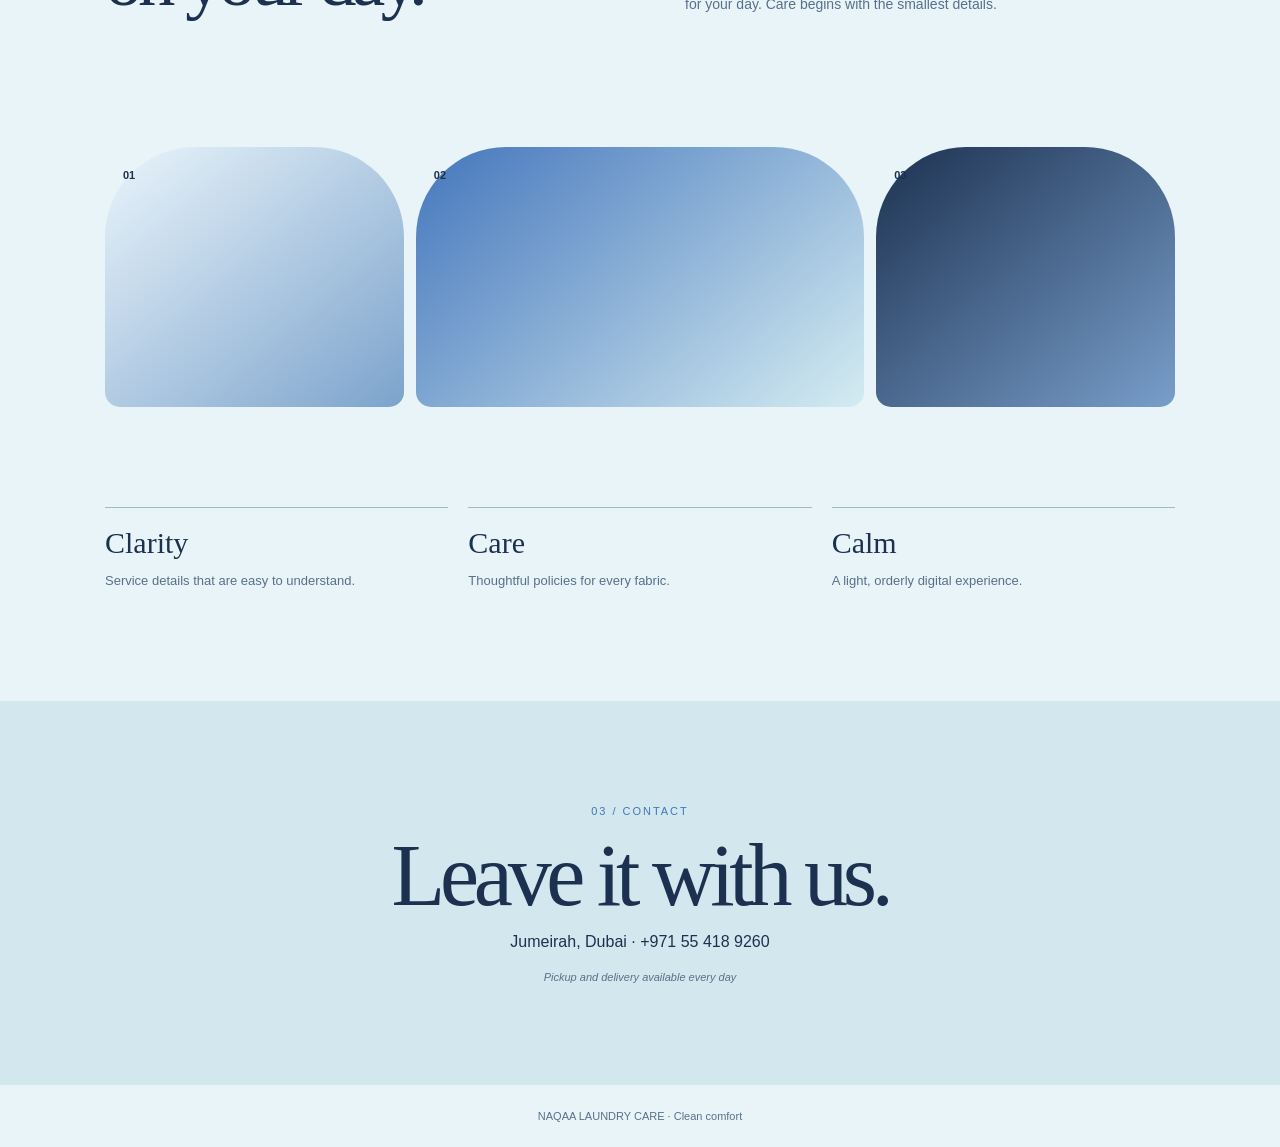
<file: laundry/en.html>
<!doctype html>
<html lang="en">

<head>
    <meta charset="utf-8">
    <meta http-equiv="refresh" content="0;url=index.html?lang=en">
    <script>location.replace('index.html?lang=en')</script>
    <title>Naqaa Laundry Care</title>
</head>

<body></body>

</html>
</file>
<file: src/css/style.css>
@import url('https://fonts.googleapis.com/css2?family=DM+Mono&family=IBM+Plex+Sans+Arabic:wght@400;500;600;700&display=swap');

:root {
    --ink: #15242e;
    --paper: #f4f1eb;
    --accent: #ff4d2e;
    --line: rgba(21, 36, 46, .16)
}

* {
    box-sizing: border-box
}

html {
    scroll-behavior: smooth
}

body {
    margin: 0;
    background: var(--paper);
    color: var(--ink);
    font-family: 'IBM Plex Sans Arabic', Tahoma, sans-serif
}

a {
    color: inherit;
    text-decoration: none
}

.site-header {
    min-height: 88px;
    padding: 14px clamp(24px, 5vw, 76px);
    display: flex;
    align-items: center;
    justify-content: space-between;
    gap: 28px;
    border-bottom: 1px solid var(--line)
}

.brand {
    display: inline-flex;
    direction: ltr;
    align-items: center;
    gap: 10px;
    font: 700 1.5rem/1 'DM Mono', monospace;
    letter-spacing: -1.5px
}

.brand img {
    width: 45px;
    height: 45px;
    object-fit: contain
}

.brand small {
    display: block;
    margin-top: 4px;
    font: 10px/1 'DM Mono', monospace;
    letter-spacing: 1.1px;
    color: #637079
}

nav {
    display: flex;
    gap: 30px;
    font-size: .94rem;
    font-weight: 600
}

nav a {
    padding: 8px 0;
    border-bottom: 1px solid transparent;
    transition: border-color .2s
}

nav a:hover {
    border-color: var(--accent)
}

.header-cta,
.primary-link {
    background: var(--ink);
    color: #fff;
    padding: 12px 19px;
    font-size: .88rem;
    font-weight: 600;
    transition: transform .2s, background .2s
}

.header-actions {
    display: flex;
    align-items: center;
    gap: 10px
}

.lang-switch {
    min-width: 42px;
    padding: 11px 10px;
    border: 1px solid var(--ink);
    text-align: center;
    font: 700 12px/1 'DM Mono', monospace;
    transition: color .2s, background .2s, transform .2s
}

.lang-switch:hover {
    background: var(--accent);
    border-color: var(--accent);
    color: #fff;
    transform: translateY(-2px)
}

.header-cta:hover,
.primary-link:hover {
    transform: translateY(-2px);
    background: var(--accent)
}

.hero {
    min-height: 580px;
    padding: clamp(68px, 9vw, 130px) clamp(24px, 10vw, 160px);
    display: grid;
    grid-template-columns: 1.05fr .95fr;
    align-items: center;
    gap: 5vw;
    overflow: hidden
}

.eyebrow {
    margin: 0 0 18px;
    color: var(--accent);
    font: 12px/1.2 'DM Mono', monospace;
    letter-spacing: .7px
}

h1,
h2,
h3,
p {
    margin-top: 0
}

h1 {
    max-width: 610px;
    margin-bottom: 25px;
    font-size: clamp(3rem, 6vw, 6.2rem);
    line-height: .99;
    letter-spacing: -4px
}

h1 em {
    color: var(--accent);
    font-style: normal
}

.intro {
    max-width: 490px;
    margin-bottom: 30px;
    line-height: 1.9;
    color: #50606a;
    font-size: 1.05rem
}

.primary-link {
    display: inline-flex;
    direction: rtl;
    align-items: center;
    gap: 25px
}

.primary-link span {
    font-family: Arial, sans-serif;
    font-size: 1.25rem
}

.hero-art {
    position: relative;
    height: 360px;
    max-width: 470px;
    width: 100%;
    margin: auto;
    background: #e2ded5;
    isolation: isolate;
    overflow: hidden
}

.ring {
    position: absolute;
    border: 1px solid #a9a49a;
    border-radius: 50%
}

.ring-one {
    width: 410px;
    height: 410px;
    top: -160px;
    left: -95px
}

.ring-two {
    width: 300px;
    height: 300px;
    bottom: -160px;
    right: -80px
}

.window {
    position: absolute;
    inset: 62px 50px;
    z-index: 2;
    padding: 23px;
    background: #fdfbf7;
    box-shadow: 18px 18px 0 var(--accent)
}

.window span {
    display: inline-block;
    width: 7px;
    height: 7px;
    margin-left: 6px;
    border-radius: 50%;
    background: var(--accent)
}

.window b {
    display: block;
    margin-top: 55px;
    direction: ltr;
    font: 700 clamp(2.8rem, 7vw, 5rem)/1 'DM Mono';
    letter-spacing: -6px
}

.window i {
    display: block;
    height: 8px;
    margin-top: 15px;
    background: #dce0dc
}

.window i:last-child {
    width: 72%;
    background: var(--ink)
}

.orb {
    position: absolute;
    bottom: 25px;
    left: 27px;
    width: 72px;
    height: 72px;
    border-radius: 50%;
    background: var(--ink);
    z-index: 3
}

.gallery-section {
    padding: 80px clamp(24px, 5vw, 76px) 100px;
    background: #fff
}

.section-head {
    max-width: 1290px;
    margin: 0 auto 38px;
    display: flex;
    justify-content: space-between;
    align-items: end;
    gap: 32px
}

.section-head h2 {
    margin: 0;
    font-size: clamp(2.2rem, 4vw, 4.1rem);
    letter-spacing: -2px
}

.section-head>p {
    max-width: 320px;
    margin: 0 0 8px;
    color: #607079;
    line-height: 1.8
}

.gallery-grid {
    max-width: 1290px;
    margin: auto;
    display: grid;
    grid-template-columns: repeat(3, 1fr);
    gap: 18px
}

.project-card {
    min-height: 345px;
    position: relative;
    overflow: hidden;
    display: flex;
    flex-direction: column;
    justify-content: end;
    color: #fff;
    background: var(--ink)
}

.project-card:after {
    content: '';
    position: absolute;
    inset: 0;
    background: linear-gradient(transparent 32%, rgba(0, 0, 0, .72));
    opacity: .85;
    z-index: 1;
    transition: opacity .25s
}

.project-card:hover:after {
    opacity: .68
}

.project-card:hover .card-image {
    transform: scale(1.06)
}

.card-image {
    position: absolute;
    inset: 0;
    transition: transform .45s cubic-bezier(.2, .8, .2, 1)
}

.card-content {
    z-index: 2;
    padding: 25px
}

.card-content p {
    margin-bottom: 8px;
    font: 10px 'DM Mono', monospace;
    letter-spacing: 1px;
    opacity: .8
}

.card-content h3 {
    margin-bottom: 10px;
    font-size: 1.75rem
}

.card-content span {
    display: inline-block;
    padding-bottom: 3px;
    border-bottom: 1px solid currentColor;
    font-size: .88rem
}

.car-card .card-image {
    background: linear-gradient(145deg, #092735, #326678)
}

.car-silhouette {
    position: absolute;
    width: 78%;
    height: 29%;
    left: 11%;
    top: 38%;
    border: 6px solid #d9f1ee;
    border-radius: 50% 50% 17% 17%;
    transform: skewX(-10deg);
    box-shadow: inset 0 -8px #1d4b59
}

.car-silhouette:before,
.car-silhouette:after {
    content: '';
    position: absolute;
    width: 17%;
    aspect-ratio: 1;
    bottom: -22px;
    border: 5px solid #d9f1ee;
    border-radius: 50%;
    background: #092735
}

.car-silhouette:before {
    left: 10%
}

.car-silhouette:after {
    right: 10%
}

.shine {
    position: absolute;
    height: 5px;
    width: 130%;
    top: 23%;
    left: -15%;
    transform: rotate(-20deg);
    background: #86e3d4;
    box-shadow: 0 34px #55aeac
}

.beauty-card .card-image {
    background: #bc766b
}

.beauty-face {
    position: absolute;
    width: 43%;
    height: 64%;
    top: 16%;
    left: 29%;
    border-radius: 48% 48% 45% 44%;
    background: #edc4a4
}

.beauty-face:before {
    content: '';
    position: absolute;
    width: 145%;
    height: 55%;
    top: -17%;
    left: -24%;
    border-radius: 50% 50% 10% 10%;
    background: #432c2d
}

.beauty-face:after {
    content: '';
    position: absolute;
    width: 48%;
    height: 3px;
    top: 48%;
    left: 26%;
    background: #a65e61
}

.beauty-sun {
    position: absolute;
    width: 155px;
    height: 155px;
    right: -38px;
    top: -42px;
    border-radius: 50%;
    background: #f1bb67
}

.gym-card .card-image {
    background: #252425
}

.weight {
    position: absolute;
    width: 53%;
    height: 14px;
    left: 24%;
    top: 46%;
    border: 5px solid #f2d774;
    background: #f2d774
}

.weight:before,
.weight:after {
    content: '';
    position: absolute;
    width: 26px;
    height: 78px;
    top: -37px;
    border: 7px solid #f2d774
}

.weight:before {
    left: -40px
}

.weight:after {
    right: -40px
}

.motion {
    position: absolute;
    width: 100%;
    height: 1px;
    top: 26%;
    background: #e9533b;
    box-shadow: 0 68px #e9533b, 0 136px #e9533b, 0 204px #e9533b;
    transform: rotate(-14deg) scale(1.4)
}

.cafe-card .card-image {
    background: #c26032
}

.cup {
    position: absolute;
    width: 125px;
    height: 105px;
    left: calc(50% - 62px);
    top: 42%;
    border: 7px solid #f8ddae;
    border-top: 0;
    border-radius: 0 0 46px 46px
}

.cup:after {
    content: '';
    position: absolute;
    width: 38px;
    height: 45px;
    left: calc(100% + 4px);
    top: 17px;
    border: 7px solid #f8ddae;
    border-radius: 0 28px 28px 0
}

.steam {
    position: absolute;
    width: 8px;
    height: 94px;
    left: 45%;
    top: 15%;
    border-radius: 50%;
    border-right: 5px solid #f8ddae;
    transform: rotate(22deg);
    box-shadow: 52px 10px 0 -1px #f8ddae
}

.laundry-card .card-image {
    background: #638da4
}

.washer {
    position: absolute;
    width: 176px;
    height: 200px;
    left: calc(50% - 88px);
    top: 16%;
    border: 8px solid #f4f4ed;
    background: #e6e5d9
}

.washer:before {
    content: '';
    position: absolute;
    width: 8px;
    height: 8px;
    top: 15px;
    left: 15px;
    border-radius: 50%;
    background: #e3624b;
    box-shadow: 20px 0 #465e72, 40px 0 #465e72
}

.washer i {
    position: absolute;
    width: 108px;
    aspect-ratio: 1;
    left: 26px;
    bottom: 18px;
    border: 8px solid #526f81;
    border-radius: 50%;
    background: #9ac0d2
}

.bubble {
    position: absolute;
    border-radius: 50%;
    background: #ebefea
}

.b1 {
    width: 25px;
    height: 25px;
    top: 20%;
    right: 22%
}

.b2 {
    width: 14px;
    height: 14px;
    top: 34%;
    right: 15%
}

.salon-card .card-image {
    background: #1e3845
}

.scissors {
    position: absolute;
    top: 25%;
    left: 30%;
    color: #ffbf7a;
    font: 132px/1 Arial;
    transform: rotate(-35deg)
}

.stripe {
    position: absolute;
    width: 130%;
    height: 34px;
    top: 43%;
    left: -15%;
    background: #f3d4bb;
    transform: rotate(-28deg);
    box-shadow: 0 52px #d9624e
}

.site-footer {
    padding: 40px clamp(24px, 5vw, 76px);
    background: var(--ink);
    color: #fff;
    display: grid;
    grid-template-columns: 1fr 1fr 1fr;
    align-items: center;
    gap: 25px
}

.footer-brand {
    justify-self: start
}

.site-footer p {
    margin: 0;
    color: #b9c2c4;
    font-size: .9rem
}

.copyright {
    text-align: left;
    direction: rtl
}

@media(max-width:800px) {
    .site-header {
        min-height: 72px;
        padding-inline: 20px
    }

    .site-header nav,
    .header-cta {
        display: none
    }

    .header-actions {
        margin-inline-start: auto
    }

    .brand img {
        width: 40px;
        height: 40px
    }

    .hero {
        grid-template-columns: 1fr;
        padding: 66px 24px;
        gap: 45px
    }

    .hero-art {
        height: 280px
    }

    .window {
        inset: 42px 36px
    }

    .gallery-section {
        padding: 62px 20px
    }

    .section-head {
        display: block
    }

    .section-head>p {
        margin-top: 18px
    }

    .gallery-grid {
        grid-template-columns: 1fr;
        gap: 14px
    }

    .project-card {
        min-height: 300px
    }

    .site-footer {
        grid-template-columns: 1fr;
        text-align: right
    }

    .copyright {
        text-align: right
    }

    .footer-brand {
        justify-self: start
    }
}

.studio-footer {
    padding: 56px clamp(24px, 6vw, 92px) 22px;
    background: #111d24;
    color: #fff;
    display: grid;
    grid-template-columns: 1.35fr 1fr 1fr;
    gap: 36px
}

.studio-footer h2 {
    margin: 0 0 16px;
    font-size: 1rem
}

.studio-footer p {
    margin: 14px 0 0;
    max-width: 330px;
    color: #aebbc0;
    line-height: 1.75;
    font-size: .9rem
}

.footer-logo {
    display: inline-flex;
    align-items: center;
    gap: 11px;
    direction: ltr;
    font: 700 1.3rem 'DM Mono', monospace;
    letter-spacing: -1.5px
}

.footer-logo img {
    width: 46px;
    height: 46px
}

.social-icons {
    display: flex;
    gap: 10px;
    margin-top: 20px
}

.social-icons a {
    display: grid;
    place-items: center;
    width: 38px;
    height: 38px;
    border: 1px solid #78909a66;
    border-radius: 50%;
    color: #fff;
    transition: .2s
}

.social-icons a:hover {
    background: var(--accent);
    border-color: var(--accent);
    transform: translateY(-3px)
}

.social-icons svg {
    width: 17px;
    height: 17px;
    fill: currentColor
}

.footer-list {
    display: flex;
    flex-direction: column;
    align-items: flex-start;
    gap: 10px
}

.footer-list a {
    color: #bac6ca;
    font-size: .9rem;
    transition: color .2s
}

.footer-list a:hover {
    color: var(--accent)
}

.footer-contact-text {
    direction: ltr;
    color: #bac6ca !important
}

.footer-copyright {
    grid-column: 1/-1;
    margin: 8px 0 0 !important;
    padding-top: 18px;
    border-top: 1px solid #78909a42;
    max-width: none !important;
    font-size: .75rem !important
}

@media(max-width:700px) {
    .studio-footer {
        grid-template-columns: 1fr;
        gap: 30px
    }

    .footer-copyright {
        grid-column: auto
    }

    .footer-list {
        gap: 12px
    }
}

@media(min-width:801px) and (max-width:1050px) {
    .gallery-grid {
        grid-template-columns: repeat(2, 1fr)
    }
}

.site-footer {
    padding-top: 52px;
    grid-template-columns: 1fr 1.2fr 1fr
}

.footer-contact-links {
    grid-column: 1/-1;
    display: grid;
    grid-template-columns: repeat(4, 1fr);
    gap: 12px;
    padding-top: 24px;
    border-top: 1px solid rgba(255, 255, 255, .16)
}

.footer-contact-links a {
    color: #b9c2c4;
    font: 12px 'DM Mono', monospace;
    direction: ltr;
    transition: color .2s
}

.footer-contact-links a:hover {
    color: var(--accent)
}

@media(max-width:800px) {
    .footer-contact-links {
        grid-template-columns: 1fr 1fr;
        gap: 18px
    }

    .site-footer {
        padding-top: 40px
    }
}
</file>
<file: beauty-salon/style.css>
:root {
    --p: #f7eeec;
    --rose: #b55e77;
    --ink: #352529;
    --line: #d9bdc3
}

* {
    box-sizing: border-box
}

html {
    scroll-behavior: smooth
}

body {
    margin: 0;
    background: var(--p);
    color: var(--ink);
    font-family: Tahoma, Arial, sans-serif
}

a {
    color: inherit;
    text-decoration: none
}

.skip {
    position: absolute;
    top: -50px
}

.skip:focus {
    top: 10px
}

.note {
    text-align: center;
    background: #352529;
    color: #fff;
    padding: 8px;
    font-size: 11px
}

header {
    width: min(1160px, calc(100% - 40px));
    margin: auto;
    padding: 28px 0;
    display: flex;
    justify-content: space-between;
    align-items: center
}

header b {
    font: 36px Georgia, serif
}

header small {
    display: block;
    font: 9px Arial;
    letter-spacing: .28em;
    margin-top: 4px
}

nav {
    display: flex;
    gap: 26px;
    font-size: 12px
}

.hero {
    width: min(1160px, calc(100% - 40px));
    margin: auto;
    min-height: 620px;
    display: grid;
    grid-template-columns: 1fr 1fr;
    align-items: center
}

.hero span,
.eyebrow {
    color: var(--rose);
    font-size: 11px;
    letter-spacing: .18em
}

.hero h1,
h2 {
    font: clamp(55px, 8vw, 112px)/.82 Georgia, serif;
    letter-spacing: -.06em;
    margin: 20px 0
}

.hero p {
    color: #6d565c
}

.hero a {
    display: inline-block;
    background: var(--rose);
    color: #fff;
    padding: 13px 22px;
    margin-top: 16px;
    font-size: 13px
}

.hero figure {
    height: 500px;
    background: #e8cbd0;
    position: relative;
    overflow: hidden;
    margin: 0
}

.hero figure:before {
    content: '';
    position: absolute;
    width: 330px;
    height: 420px;
    background: #fff1ee;
    border-radius: 50% 50% 0 0;
    bottom: -80px;
    right: 80px
}

.hero i {
    position: absolute;
    border-radius: 50%;
    background: #b55e77
}

.hero i:nth-child(1) {
    width: 240px;
    height: 240px;
    top: 75px;
    right: 130px;
    opacity: .32
}

.hero i:nth-child(2) {
    width: 95px;
    height: 95px;
    bottom: 90px;
    left: 55px
}

.hero i:nth-child(3) {
    width: 25px;
    height: 25px;
    top: 45px;
    left: 60px
}

.services,
.story,
.benefits,
.contact {
    width: min(1080px, calc(100% - 40px));
    margin: auto;
    padding: 100px 0
}

.services h2 {
    font-size: 64px
}

.cards {
    display: grid;
    grid-template-columns: repeat(3, 1fr);
    gap: 15px
}

.cards article {
    background: #fff8f6;
    padding: 28px;
    min-height: 230px;
    border-top: 3px solid var(--rose)
}

.cards h3 {
    font: 29px Georgia, serif
}

.cards p,
.story>p {
    color: #735f63;
    font-size: 14px
}

.story {
    display: grid;
    grid-template-columns: 1fr 1fr;
    gap: 80px;
    background: #e8cbd0;
    width: 100%;
    padding-inline: max(20px, calc((100% - 1080px)/2))
}

.story h2 {
    font-size: 72px
}

.story>p {
    align-self: end;
    max-width: 380px;
    line-height: 2
}

.gallery {
    display: grid;
    grid-template-columns: 2fr 1fr 1fr;
    gap: 12px;
    padding: 80px max(20px, calc((100% - 1080px)/2))
}

.gallery div {
    height: 270px;
    background: linear-gradient(150deg, #b55e77, #f8d7d5)
}

.gallery div:nth-child(2) {
    background: linear-gradient(150deg, #f5efdf, #d294a4)
}

.gallery div:nth-child(3) {
    background: linear-gradient(150deg, #6d3e4b, #edc6ce)
}

.benefits>div {
    display: flex;
    justify-content: space-between;
    border-block: 1px solid var(--line)
}

.benefits h3 {
    font: 30px Georgia, serif
}

.contact {
    text-align: center
}

.contact h2 {
    font-size: 80px
}

.contact p {
    color: #735f63
}

.contact span {
    font-size: 13px
}

footer {
    text-align: center;
    padding: 25px;
    background: #352529;
    color: #fff;
    font-size: 11px
}

@media(max-width:650px) {
    nav {
        display: none
    }

    .hero {
        grid-template-columns: 1fr
    }

    .hero figure {
        height: 330px
    }

    .cards,
    .story,
    .gallery {
        grid-template-columns: 1fr
    }

    .story {
        gap: 20px
    }

    .services,
    .story,
    .benefits,
    .contact {
        padding-block: 65px
    }

    .benefits>div {
        display: block
    }

    .gallery {
        padding-block: 40px
    }

    .gallery div {
        height: 180px
    }
}
</file>
<file: cafe/style.css>
:root {
    --cream: #f4ead6;
    --coffee: #4c2d20;
    --ochre: #c17c3b;
    --sage: #78846c
}

* {
    box-sizing: border-box
}

body {
    margin: 0;
    background: var(--cream);
    color: var(--coffee);
    font-family: Tahoma, Arial, sans-serif
}

a {
    color: inherit;
    text-decoration: none
}

.top {
    text-align: center;
    background: var(--coffee);
    color: #f6ead8;
    padding: 8px;
    font-size: 11px
}

header {
    width: min(1100px, calc(100% - 40px));
    margin: auto;
    display: flex;
    justify-content: space-between;
    align-items: center;
    padding: 28px 0
}

header b {
    font: 44px Georgia, serif
}

header small {
    font: 9px Arial;
    letter-spacing: .17em;
    display: block
}

nav {
    display: flex;
    gap: 24px;
    font-size: 12px
}

.hero {
    width: min(1100px, calc(100% - 40px));
    margin: auto;
    min-height: 600px;
    display: grid;
    grid-template-columns: 1fr 1fr;
    align-items: center;
    gap: 80px
}

.hero small,
.eyebrow,
.visit small {
    font-size: 11px;
    letter-spacing: .16em;
    color: var(--ochre)
}

.hero h1,
.menu h2,
.story h2,
.values h2,
.visit h2 {
    font: clamp(60px, 8vw, 112px)/.8 Georgia, serif;
    letter-spacing: -.06em;
    margin: 22px 0
}

.hero p {
    color: #785847
}

.hero a {
    border-bottom: 2px solid var(--ochre);
    padding-bottom: 6px;
    font-size: 13px
}

.cup {
    height: 400px;
    background: var(--sage);
    border-radius: 50% 50% 4% 4%;
    position: relative;
    overflow: hidden
}

.cup:before {
    content: '';
    position: absolute;
    width: 230px;
    height: 200px;
    background: #f5dec0;
    border-radius: 0 0 110px 110px;
    bottom: 50px;
    right: 105px
}

.cup:after {
    content: '';
    position: absolute;
    width: 76px;
    height: 78px;
    border: 22px solid #f5dec0;
    border-left: 0;
    border-radius: 0 50% 50% 0;
    bottom: 95px;
    right: 55px
}

.cup i {
    position: absolute;
    width: 140px;
    height: 25px;
    background: #4c2d20;
    border-radius: 50%;
    right: 150px;
    bottom: 220px
}

.menu,
.story,
.values,
.visit {
    width: min(1030px, calc(100% - 40px));
    margin: auto;
    padding: 100px 0
}

.menu h2 {
    font-size: 76px
}

.items {
    display: grid;
    grid-template-columns: repeat(3, 1fr);
    gap: 20px
}

.items article {
    border-top: 1px solid #b58d6f;
    padding-top: 18px;
    display: flex;
    flex-direction: column;
    gap: 14px
}

.items b {
    font: 27px Georgia, serif
}

.items em {
    font-size: 11px;
    color: #9b6941
}

.story {
    width: 100%;
    background: #e8d1b3;
    padding-inline: max(20px, calc((100% - 1030px)/2));
    display: grid;
    grid-template-columns: 1fr 1fr;
    gap: 100px
}

.story h2 {
    font-size: 72px
}

.story>p {
    line-height: 2;
    align-self: end;
    color: #795a47
}

.gallery {
    display: grid;
    grid-template-columns: 1fr 1.6fr 1fr;
    padding: 75px max(20px, calc((100% - 1030px)/2));
    gap: 14px
}

.gallery div {
    height: 280px;
    background: linear-gradient(140deg, #78846c, #dfb483)
}

.gallery div:nth-child(2) {
    background: linear-gradient(140deg, #4c2d20, #c17c3b)
}

.gallery div:nth-child(3) {
    background: linear-gradient(140deg, #f6e8d6, #ab6843)
}

.values {
    display: grid;
    grid-template-columns: 1fr 1fr;
    gap: 80px
}

.values h2 {
    font-size: 80px
}

.values div {
    align-self: end
}

.values p {
    padding: 13px;
    border-bottom: 1px solid #b58d6f
}

.visit {
    text-align: center
}

.visit h2 {
    font-size: 90px
}

.visit em {
    font-size: 11px;
    color: #856653
}

footer {
    text-align: center;
    padding: 25px;
    background: #4c2d20;
    color: #f4ead6;
    font-size: 11px
}

@media(max-width:650px) {
    nav {
        display: none
    }

    .hero,
    .story,
    .values {
        grid-template-columns: 1fr;
        gap: 25px
    }

    .hero {
        padding: 55px 0
    }

    .cup {
        height: 300px
    }

    .items {
        grid-template-columns: 1fr
    }

    .menu,
    .story,
    .values,
    .visit {
        padding-block: 65px
    }

    .gallery {
        grid-template-columns: 1fr;
        padding-block: 35px
    }

    .gallery div {
        height: 170px
    }
}
</file>
<file: car-detailing/style.css>
:root {
    --dark: #07161d;
    --blue: #09a6c2;
    --mist: #dceef0;
    --line: #29505b
}

* {
    box-sizing: border-box
}

body {
    margin: 0;
    background: var(--dark);
    color: #f4ffff;
    font-family: Arial, Tahoma, sans-serif
}

a {
    color: inherit;
    text-decoration: none
}

.bar {
    text-align: center;
    padding: 8px;
    background: var(--blue);
    color: #062029;
    font-size: 11px;
    font-weight: bold
}

header {
    width: min(1200px, calc(100% - 44px));
    margin: auto;
    display: flex;
    align-items: center;
    justify-content: space-between;
    padding: 25px 0
}

header b {
    font-size: 36px;
    letter-spacing: .05em
}

header b span {
    display: block;
    font-size: 9px;
    letter-spacing: .3em;
    margin-top: 2px
}

nav {
    display: flex;
    gap: 28px;
    font-size: 12px
}

.button,
.copy>a {
    background: var(--blue);
    color: #062029;
    padding: 11px 16px;
    font-size: 12px;
    font-weight: bold
}

.hero {
    min-height: 650px;
    display: grid;
    grid-template-columns: 1.2fr .8fr;
    position: relative;
    border-top: 1px solid var(--line)
}

.car {
    background: radial-gradient(circle at 70% 35%, #167c91, transparent 30%), #0c2933;
    position: relative;
    overflow: hidden
}

.car:before {
    content: '';
    position: absolute;
    width: 110%;
    height: 42%;
    background: #b7e6e9;
    border-radius: 55% 45% 28% 20%;
    bottom: 19%;
    right: -12%;
    transform: skew(-11deg)
}

.car i {
    position: absolute;
    width: 105px;
    height: 105px;
    border: 20px solid #08181d;
    border-radius: 50%;
    bottom: 9%;
    z-index: 2
}

.car i:first-child {
    right: 18%
}

.car i:nth-child(2) {
    right: 60%
}

.copy {
    padding: 120px 12%;
    display: flex;
    justify-content: center;
    flex-direction: column
}

.copy small,
.service small,
.studio small,
.contact small {
    color: var(--blue);
    letter-spacing: .18em;
    font-size: 11px
}

.copy h1,
.service h2,
.studio h2,
.why h2,
.contact h2 {
    font: clamp(55px, 7vw, 100px)/.82 Arial, sans-serif;
    letter-spacing: -.08em;
    margin: 24px 0
}

.copy p {
    color: #a9c7cb;
    line-height: 1.8
}

.copy>a {
    width: max-content;
    margin-top: 18px
}

.service {
    background: var(--mist);
    color: #082029;
    padding: 110px max(22px, calc((100% - 1120px)/2))
}

.service header {
    width: auto;
    padding: 0;
    display: block
}

.service h2 {
    font-size: 72px
}

.list {
    display: grid;
    grid-template-columns: repeat(3, 1fr);
    margin-top: 40px;
    border-top: 1px solid #84afb7
}

.list article {
    padding: 25px;
    border-left: 1px solid #84afb7
}

.list article:last-child {
    border: 0
}

.list b {
    font-size: 13px;
    color: #087c95
}

.list h3 {
    font-size: 27px
}

.list p,
.studio p {
    font-size: 14px;
    color: #46636a
}

.studio {
    padding: 110px max(22px, calc((100% - 1120px)/2));
    display: grid;
    grid-template-columns: 1fr 1fr;
    gap: 90px
}

.studio p {
    color: #a9c7cb;
    align-self: end;
    line-height: 2
}

.gallery {
    display: grid;
    grid-template-columns: 2fr 1fr 1fr;
    height: 330px;
    gap: 1px
}

.gallery div {
    display: grid;
    place-items: end start;
    padding: 18px;
    background: linear-gradient(135deg, #17839b, #06191f);
    font-size: 12px
}

.gallery div:nth-child(2) {
    background: linear-gradient(135deg, #a5dce0, #16667b)
}

.gallery div:nth-child(3) {
    background: linear-gradient(135deg, #09161d, #0bb1c6)
}

.why {
    padding: 110px max(22px, calc((100% - 1120px)/2));
    display: flex;
    justify-content: space-between
}

.why ul {
    list-style: none;
    padding: 0;
    font-size: 18px
}

.why li {
    padding: 12px 0;
    border-bottom: 1px solid var(--line)
}

.contact {
    text-align: center;
    padding: 100px 20px;
    background: #0c2933
}

.contact h2 {
    font-size: 80px
}

.contact p {
    font-size: 17px
}

.contact em {
    font-size: 11px;
    color: #96bdc1
}

footer {
    text-align: center;
    padding: 22px;
    color: #8bb2b7;
    font-size: 11px
}

@media(max-width:700px) {
    nav {
        display: none
    }

    .hero,
    .studio,
    .why {
        grid-template-columns: 1fr
    }

    .car {
        min-height: 310px
    }

    .copy {
        padding: 65px 30px
    }

    .list {
        grid-template-columns: 1fr
    }

    .list article {
        border-left: 0;
        border-bottom: 1px solid #84afb7
    }

    .gallery {
        height: auto;
        grid-template-columns: 1fr
    }

    .gallery div {
        height: 170px
    }

    .why {
        display: block
    }

    .studio {
        gap: 25px
    }
}
</file>
<file: gym/style.css>
:root {
    --black: #171514;
    --acid: #d7ff35;
    --cream: #f0eee7;
    --orange: #f2552f
}

* {
    box-sizing: border-box
}

html {
    scroll-behavior: smooth
}

body {
    margin: 0;
    background: var(--black);
    color: var(--cream);
    font-family: Arial, Tahoma, sans-serif;
    display: grid;
    grid-template-columns: 150px 1fr
}

a {
    color: inherit;
    text-decoration: none
}

aside {
    min-height: 100vh;
    background: var(--acid);
    color: #161615;
    padding: 26px 18px;
    display: flex;
    flex-direction: column;
    gap: 18px
}

aside b {
    font-size: 29px
}

aside a {
    font-size: 12px;
    font-weight: bold
}

aside small {
    margin-top: auto;
    font-size: 9px
}

.notice {
    text-align: center;
    padding: 8px;
    background: var(--orange);
    font-size: 11px
}

.hero {
    min-height: 680px;
    display: grid;
    grid-template-columns: 1.05fr .95fr;
    align-items: center;
    padding: 50px max(35px, 8vw);
    overflow: hidden
}

.hero small,
.training small,
.club small,
.contact small {
    color: var(--acid);
    font-size: 11px;
    letter-spacing: .18em
}

.hero h1,
.training h2,
.club h2,
.reasons h2,
.contact h2 {
    font: 900 clamp(62px, 8vw, 125px)/.78 Arial, sans-serif;
    letter-spacing: -.1em;
    margin: 25px 0
}

.hero p {
    color: #b8b8b1;
    max-width: 360px
}

.hero a {
    background: var(--acid);
    color: #151515;
    padding: 14px 19px;
    font-size: 12px;
    font-weight: bold;
    display: inline-block;
    margin-top: 20px
}

.orbit {
    height: 440px;
    width: 440px;
    border: 70px solid var(--acid);
    border-radius: 50%;
    position: relative;
    transform: rotate(-28deg)
}

.orbit:before {
    content: '';
    position: absolute;
    background: var(--orange);
    width: 140px;
    height: 140px;
    border-radius: 50%;
    top: -60px;
    left: 80px
}

.orbit:after {
    content: '';
    position: absolute;
    background: var(--cream);
    width: 95px;
    height: 95px;
    bottom: -45px;
    right: 10px
}

.training {
    padding: 100px max(35px, 8vw);
    background: var(--cream);
    color: #171514;
    display: grid;
    grid-template-columns: 1.3fr 1fr 1fr 1fr;
    gap: 18px;
    align-items: end
}

.training h2 {
    font-size: 72px
}

.training article {
    background: #e0dfd7;
    padding: 24px;
    min-height: 230px;
    display: flex;
    flex-direction: column;
    justify-content: end
}

.training article b {
    font-size: 13px;
    letter-spacing: .13em
}

.training article p {
    font-size: 13px
}

.club {
    padding: 120px max(35px, 8vw);
    display: grid;
    grid-template-columns: 1fr 1fr;
    gap: 80px
}

.club p {
    font-size: 18px;
    line-height: 2;
    color: #c5c4bc;
    align-self: end
}

.gallery {
    display: grid;
    grid-template-columns: repeat(3, 1fr);
    gap: 10px;
    padding: 0 max(35px, 8vw)
}

.gallery figure {
    margin: 0;
    height: 270px;
    background: linear-gradient(140deg, #2c2b27, #d7ff35);
    padding: 18px;
    display: flex;
    justify-content: space-between;
    flex-direction: column;
    font-size: 13px
}

.gallery figure:nth-child(2) {
    background: linear-gradient(140deg, #f2552f, #241b16)
}

.gallery figure:nth-child(3) {
    background: linear-gradient(140deg, #ede9db, #89876f);
    color: #171514
}

.gallery figcaption {
    font-size: 20px;
    font-weight: bold
}

.reasons {
    display: grid;
    grid-template-columns: 1fr 1fr;
    gap: 70px;
    padding: 120px max(35px, 8vw)
}

.reasons div {
    align-self: end
}

.reasons p {
    border-top: 1px solid #5b5a54;
    padding: 18px 0;
    margin: 0;
    color: #b8b8b1
}

.reasons b {
    color: var(--acid)
}

.contact {
    text-align: center;
    background: var(--acid);
    color: #161615;
    padding: 90px 20px
}

.contact small {
    color: #161615
}

.contact h2 {
    font-size: 90px
}

.contact em {
    font-size: 11px
}

@media(max-width:760px) {
    body {
        display: block
    }

    aside {
        min-height: auto;
        position: static;
        display: flex;
        flex-direction: row;
        align-items: center;
        overflow: auto
    }

    aside small {
        margin: 0
    }

    aside a {
        display: none
    }

    .hero,
    .club,
    .reasons {
        grid-template-columns: 1fr
    }

    .hero {
        padding: 70px 30px
    }

    .orbit {
        width: 270px;
        height: 270px;
        border-width: 40px;
        margin-top: 25px
    }

    .training {
        grid-template-columns: 1fr;
        padding: 65px 30px
    }

    .gallery {
        grid-template-columns: 1fr;
        padding: 0 30px
    }

    .club,
    .reasons {
        padding: 75px 30px;
        gap: 20px
    }
}
</file>
<file: laundry/style.css>
:root {
    --sky: #e8f4f8;
    --blue: #4476bc;
    --navy: #1c3150;
    --foam: #fff
}

* {
    box-sizing: border-box
}

body {
    margin: 0;
    background: var(--sky);
    color: var(--navy);
    font-family: Tahoma, Arial, sans-serif
}

a {
    color: inherit;
    text-decoration: none
}

.notice {
    background: var(--navy);
    color: #fff;
    text-align: center;
    padding: 8px;
    font-size: 11px
}

header {
    width: min(1150px, calc(100% - 42px));
    margin: auto;
    padding: 26px 0;
    display: flex;
    justify-content: space-between;
    align-items: center
}

header b {
    font: 38px Georgia, serif
}

header b span {
    display: block;
    font: 9px Arial;
    letter-spacing: .24em
}

nav {
    display: flex;
    gap: 26px;
    font-size: 12px
}

.tag {
    background: #fff;
    padding: 9px 13px;
    border-radius: 99px;
    font-size: 11px
}

.hero {
    width: min(1150px, calc(100% - 42px));
    margin: auto;
    min-height: 620px;
    display: grid;
    grid-template-columns: .95fr 1.05fr;
    align-items: center
}

.hero small,
.services small,
.care small,
.contact small {
    font-size: 11px;
    letter-spacing: .18em;
    color: var(--blue)
}

.hero h1,
.services h2,
.care h2,
.contact h2 {
    font: clamp(58px, 8vw, 112px)/.8 Georgia, serif;
    letter-spacing: -.06em;
    margin: 22px 0
}

.hero p {
    color: #58708b;
    max-width: 370px
}

.hero a {
    display: inline-block;
    background: var(--blue);
    color: #fff;
    border-radius: 99px;
    padding: 12px 20px;
    margin-top: 18px;
    font-size: 12px
}

.bubbles {
    height: 460px;
    background: #d2e7ee;
    position: relative;
    overflow: hidden;
    border-radius: 44% 44% 16px 16px
}

.bubbles i {
    position: absolute;
    border-radius: 50%;
    background: #fff;
    box-shadow: inset -10px -12px #bddbe5
}

.bubbles i:nth-child(1) {
    width: 250px;
    height: 250px;
    left: 18%;
    top: 15%
}

.bubbles i:nth-child(2) {
    width: 100px;
    height: 100px;
    right: 17%;
    top: 22%
}

.bubbles i:nth-child(3) {
    width: 70px;
    height: 70px;
    left: 16%;
    bottom: 12%
}

.bubbles i:nth-child(4) {
    width: 130px;
    height: 130px;
    right: 10%;
    bottom: 10%
}

.services {
    background: #fff;
    padding: 100px max(22px, calc((100% - 1070px)/2))
}

.services header {
    width: auto;
    padding: 0;
    display: block
}

.services h2 {
    font-size: 73px
}

.grid {
    display: grid;
    grid-template-columns: repeat(3, 1fr);
    gap: 14px
}

.grid article {
    padding: 25px;
    background: #e8f4f8;
    min-height: 230px;
    border-radius: 12px
}

.grid span {
    color: var(--blue);
    font-size: 12px
}

.grid h3 {
    font: 29px Georgia, serif
}

.grid p,
.care p {
    color: #59708a;
    font-size: 14px
}

.care {
    width: min(1070px, calc(100% - 42px));
    margin: auto;
    padding: 115px 0;
    display: grid;
    grid-template-columns: 1fr 1fr;
    gap: 90px
}

.care h2 {
    font-size: 75px
}

.care p {
    line-height: 2;
    align-self: end
}

.gallery {
    display: grid;
    grid-template-columns: 1fr 1.5fr 1fr;
    gap: 12px;
    padding: 0 max(22px, calc((100% - 1070px)/2))
}

.gallery div {
    height: 260px;
    background: linear-gradient(140deg, #eaf5fb, #7ca3cc);
    border-radius: 90px 90px 15px 15px;
    padding: 18px
}

.gallery div:nth-child(2) {
    background: linear-gradient(140deg, #4476bc, #d4ecf2)
}

.gallery div:nth-child(3) {
    background: linear-gradient(140deg, #1c3150, #789eca)
}

.gallery b {
    font-size: 11px
}

.benefits {
    width: min(1070px, calc(100% - 42px));
    margin: auto;
    padding: 100px 0;
    display: grid;
    grid-template-columns: repeat(3, 1fr);
    gap: 20px
}

.benefits div {
    border-top: 1px solid #9cbbcc;
    padding-top: 18px
}

.benefits b {
    font: 30px Georgia, serif
}

.benefits p {
    font-size: 13px;
    color: #59708a
}

.contact {
    text-align: center;
    background: #d2e7ee;
    padding: 100px 20px
}

.contact h2 {
    font-size: 88px
}

.contact em {
    font-size: 11px;
    color: #59708a
}

footer {
    text-align: center;
    padding: 25px;
    font-size: 11px;
    color: #59708a
}

@media(max-width:650px) {
    nav {
        display: none
    }

    .tag {
        display: none
    }

    .hero,
    .care {
        grid-template-columns: 1fr;
        gap: 25px
    }

    .hero {
        padding: 60px 0
    }

    .bubbles {
        height: 320px
    }

    .grid,
    .benefits,
    .gallery {
        grid-template-columns: 1fr
    }

    .services,
    .care,
    .benefits {
        padding-block: 65px
    }

    .gallery {
        padding-block: 35px
    }

    .gallery div {
        height: 170px
    }
}
</file>
